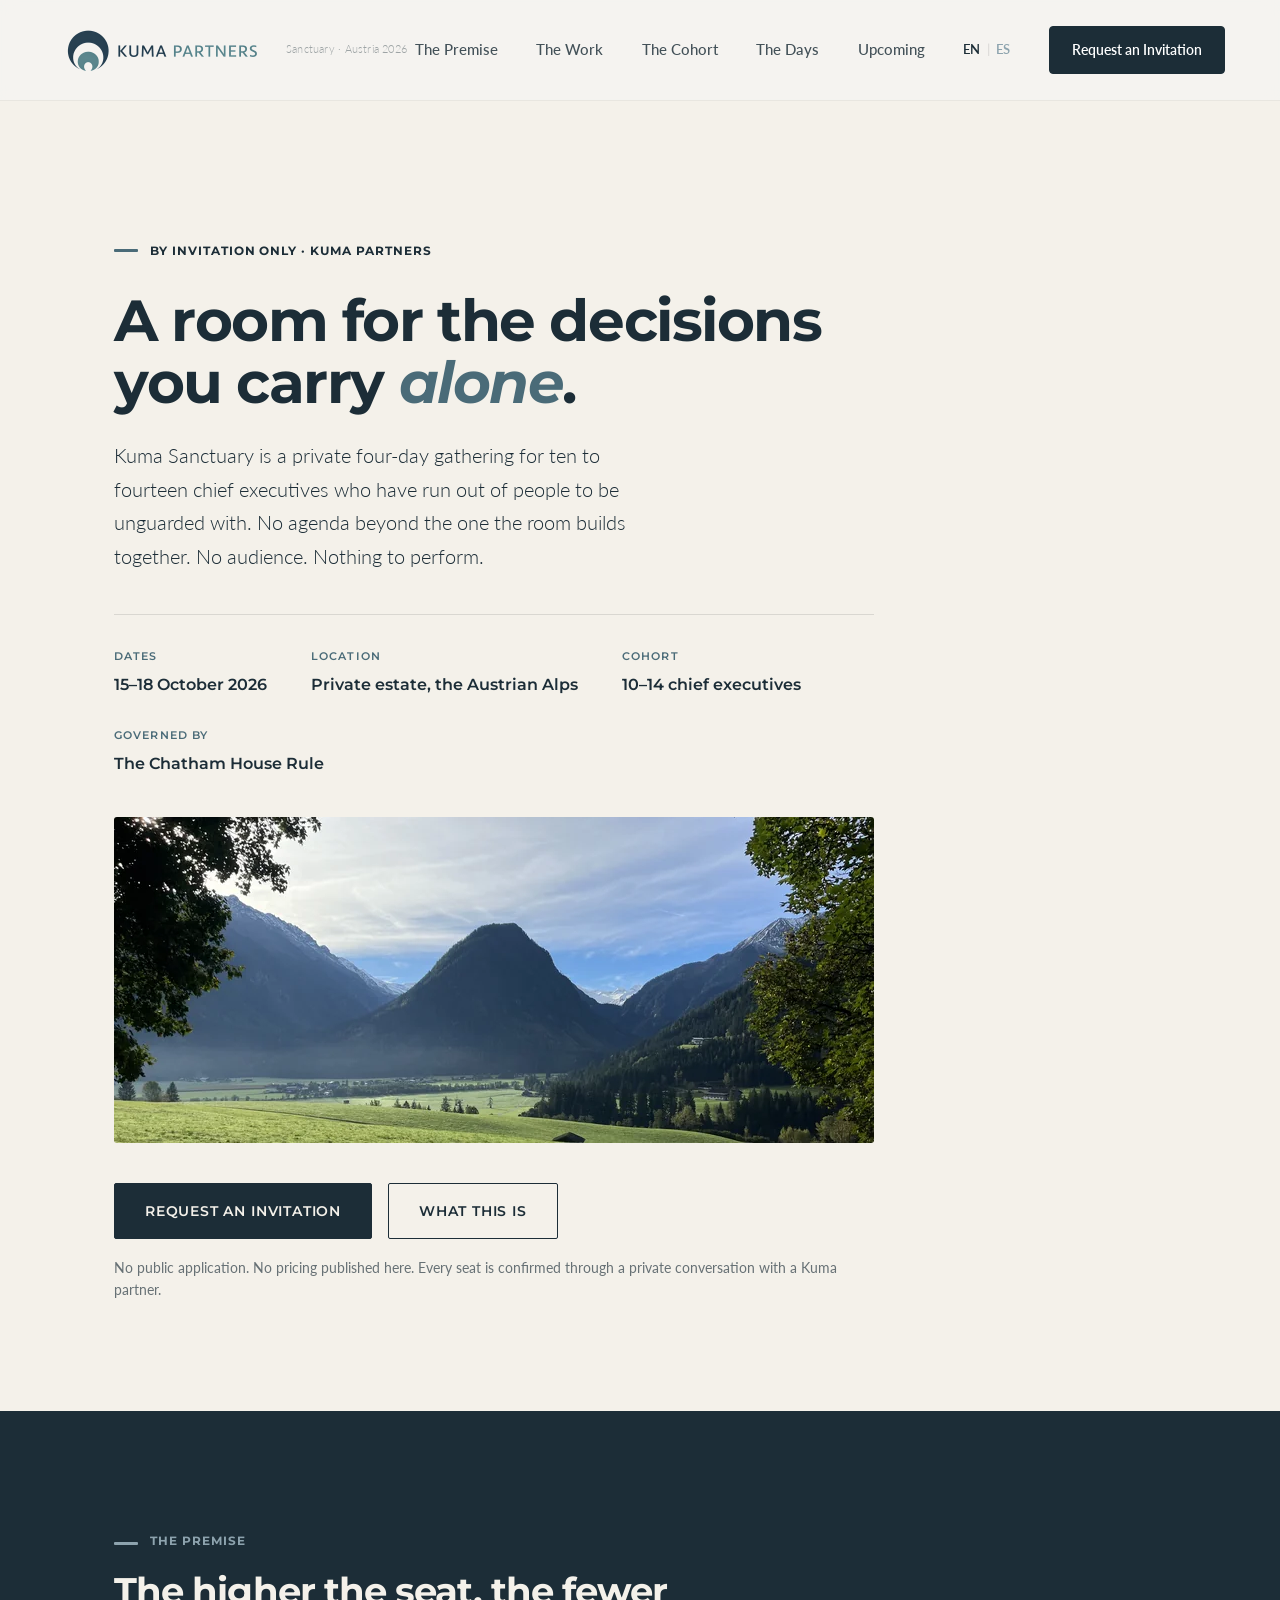
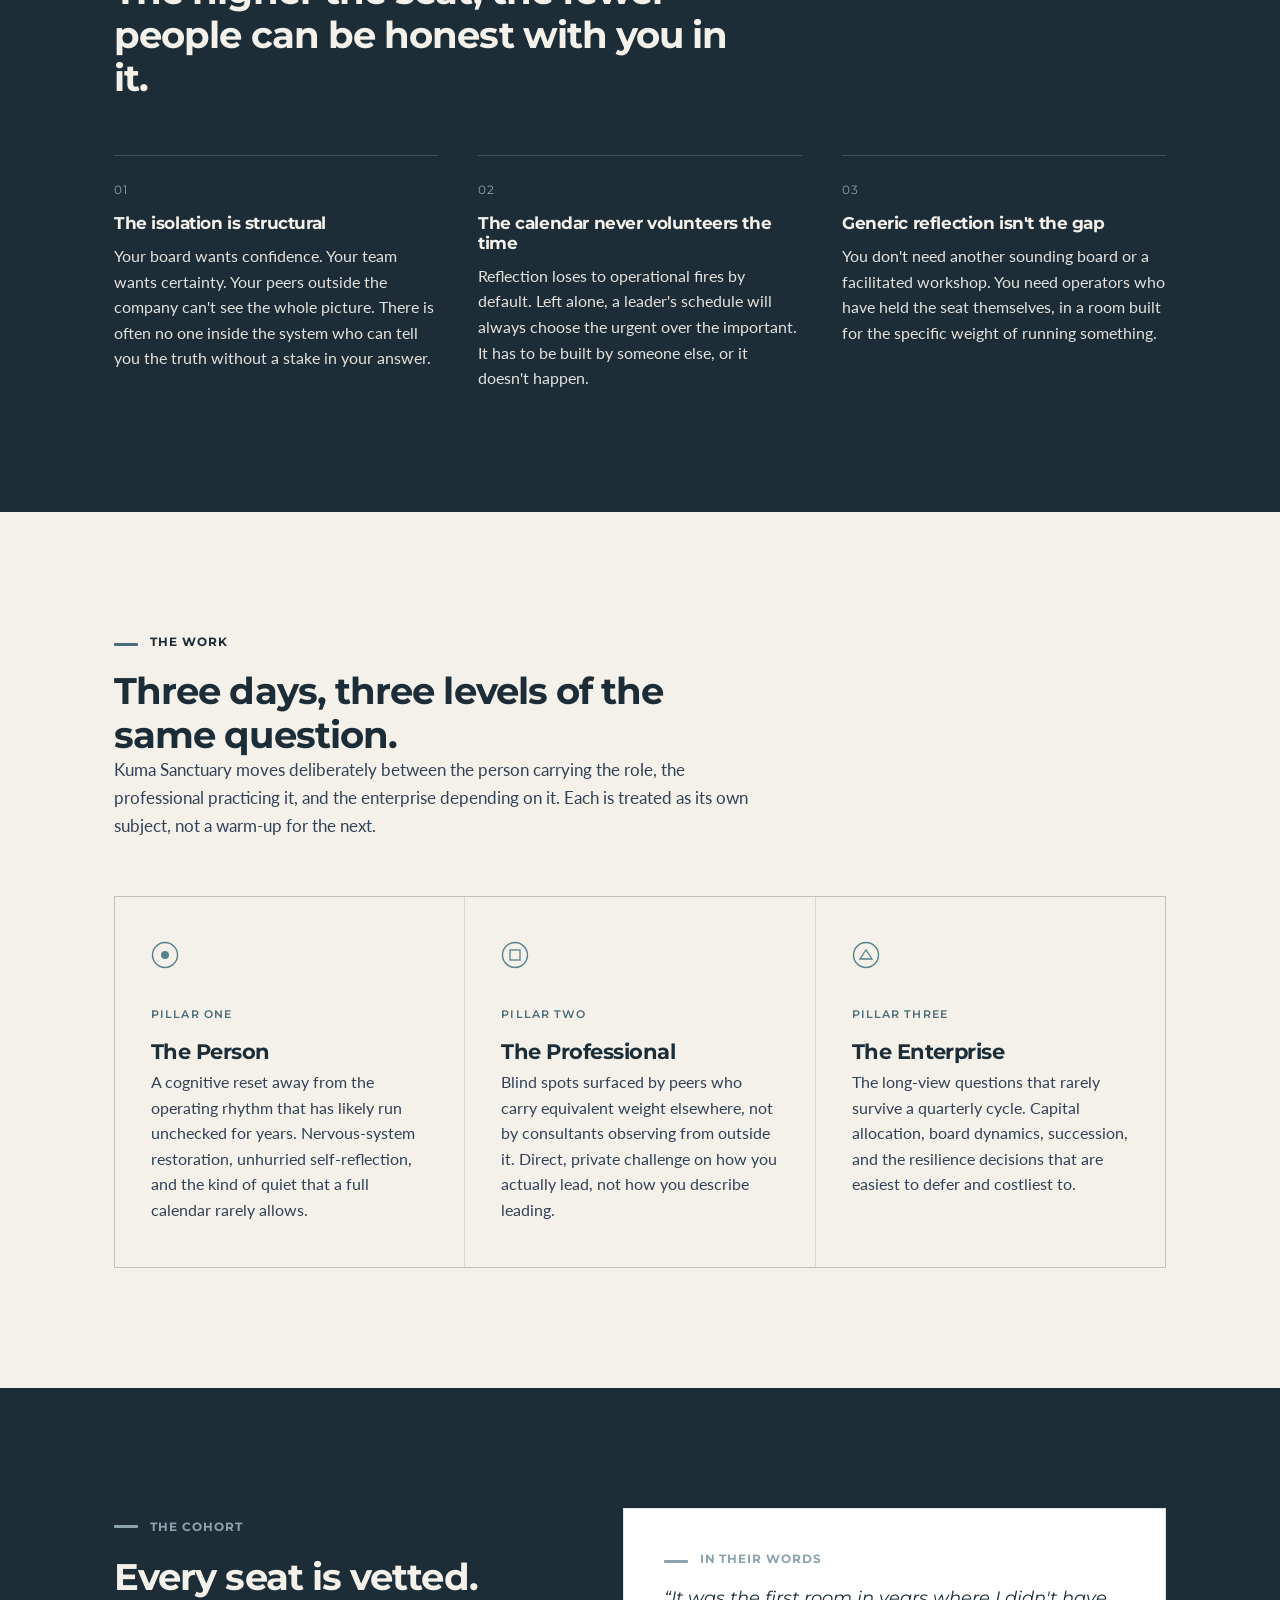
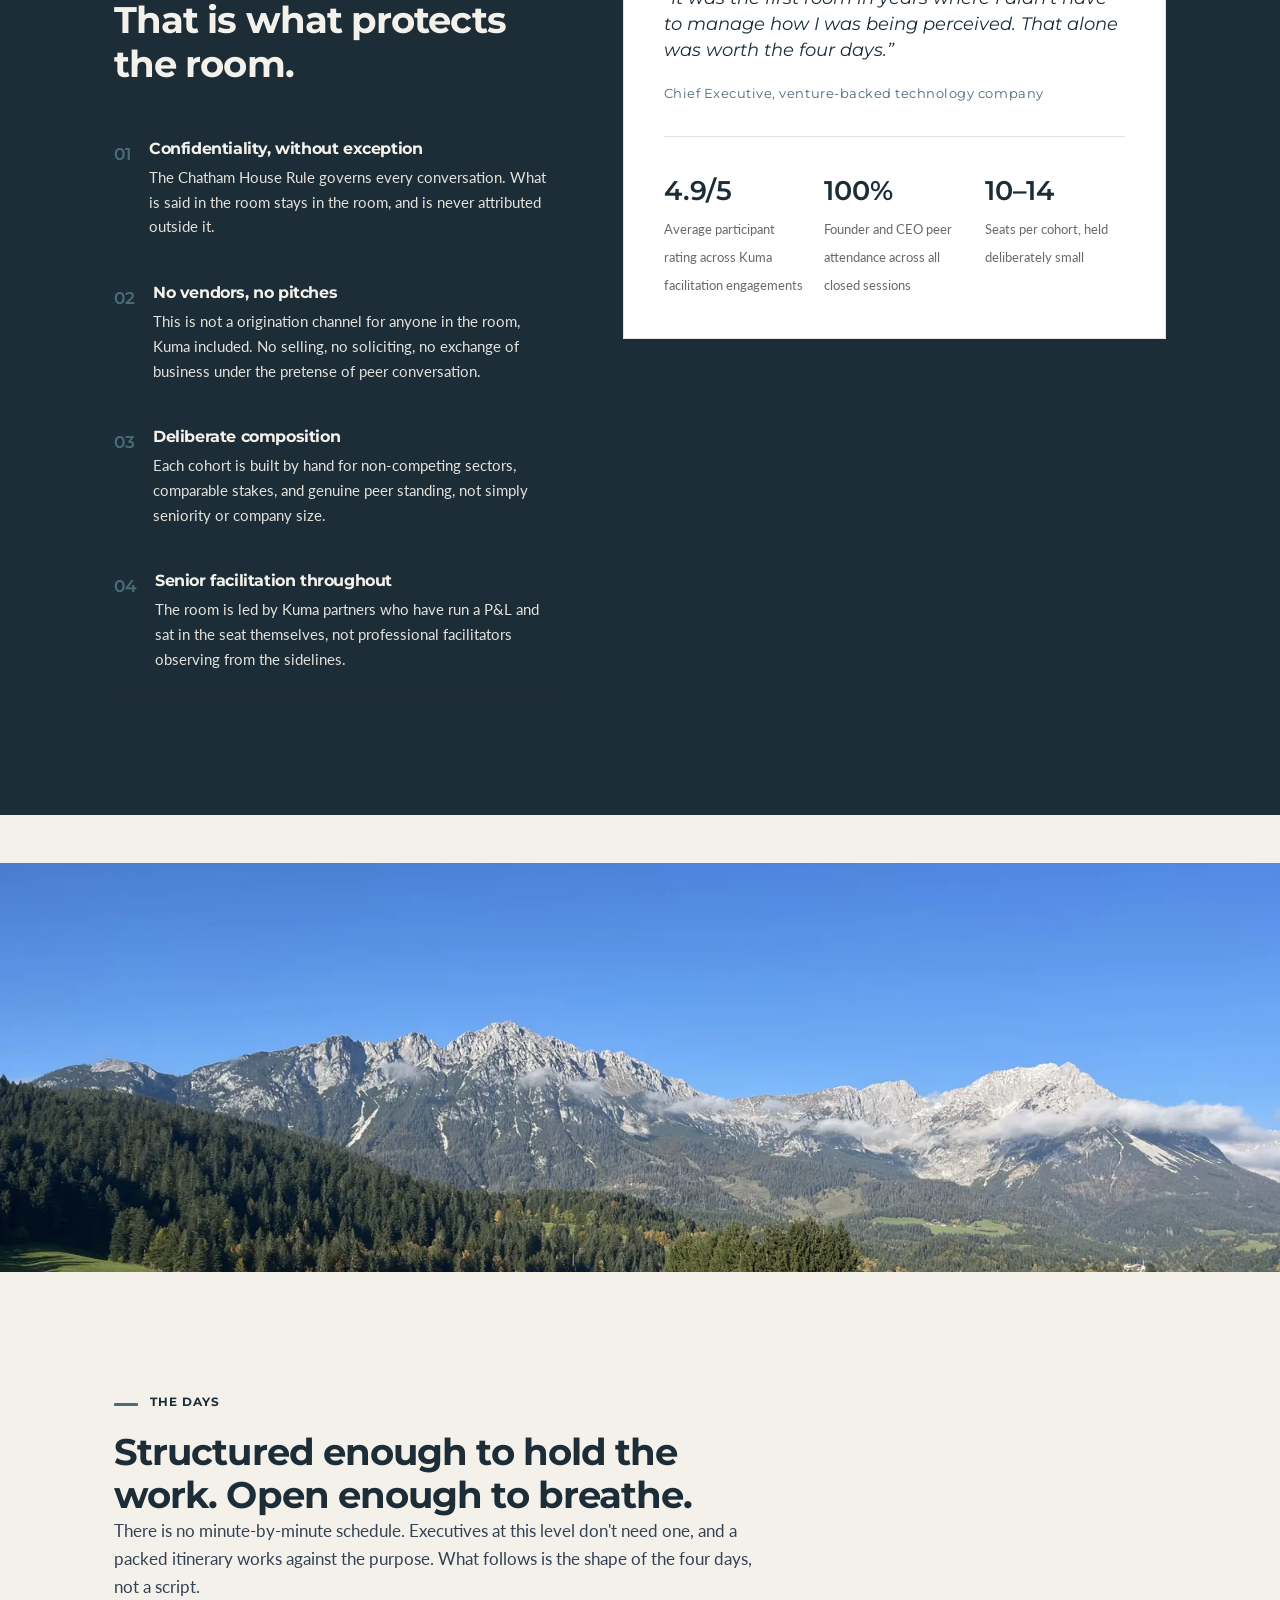
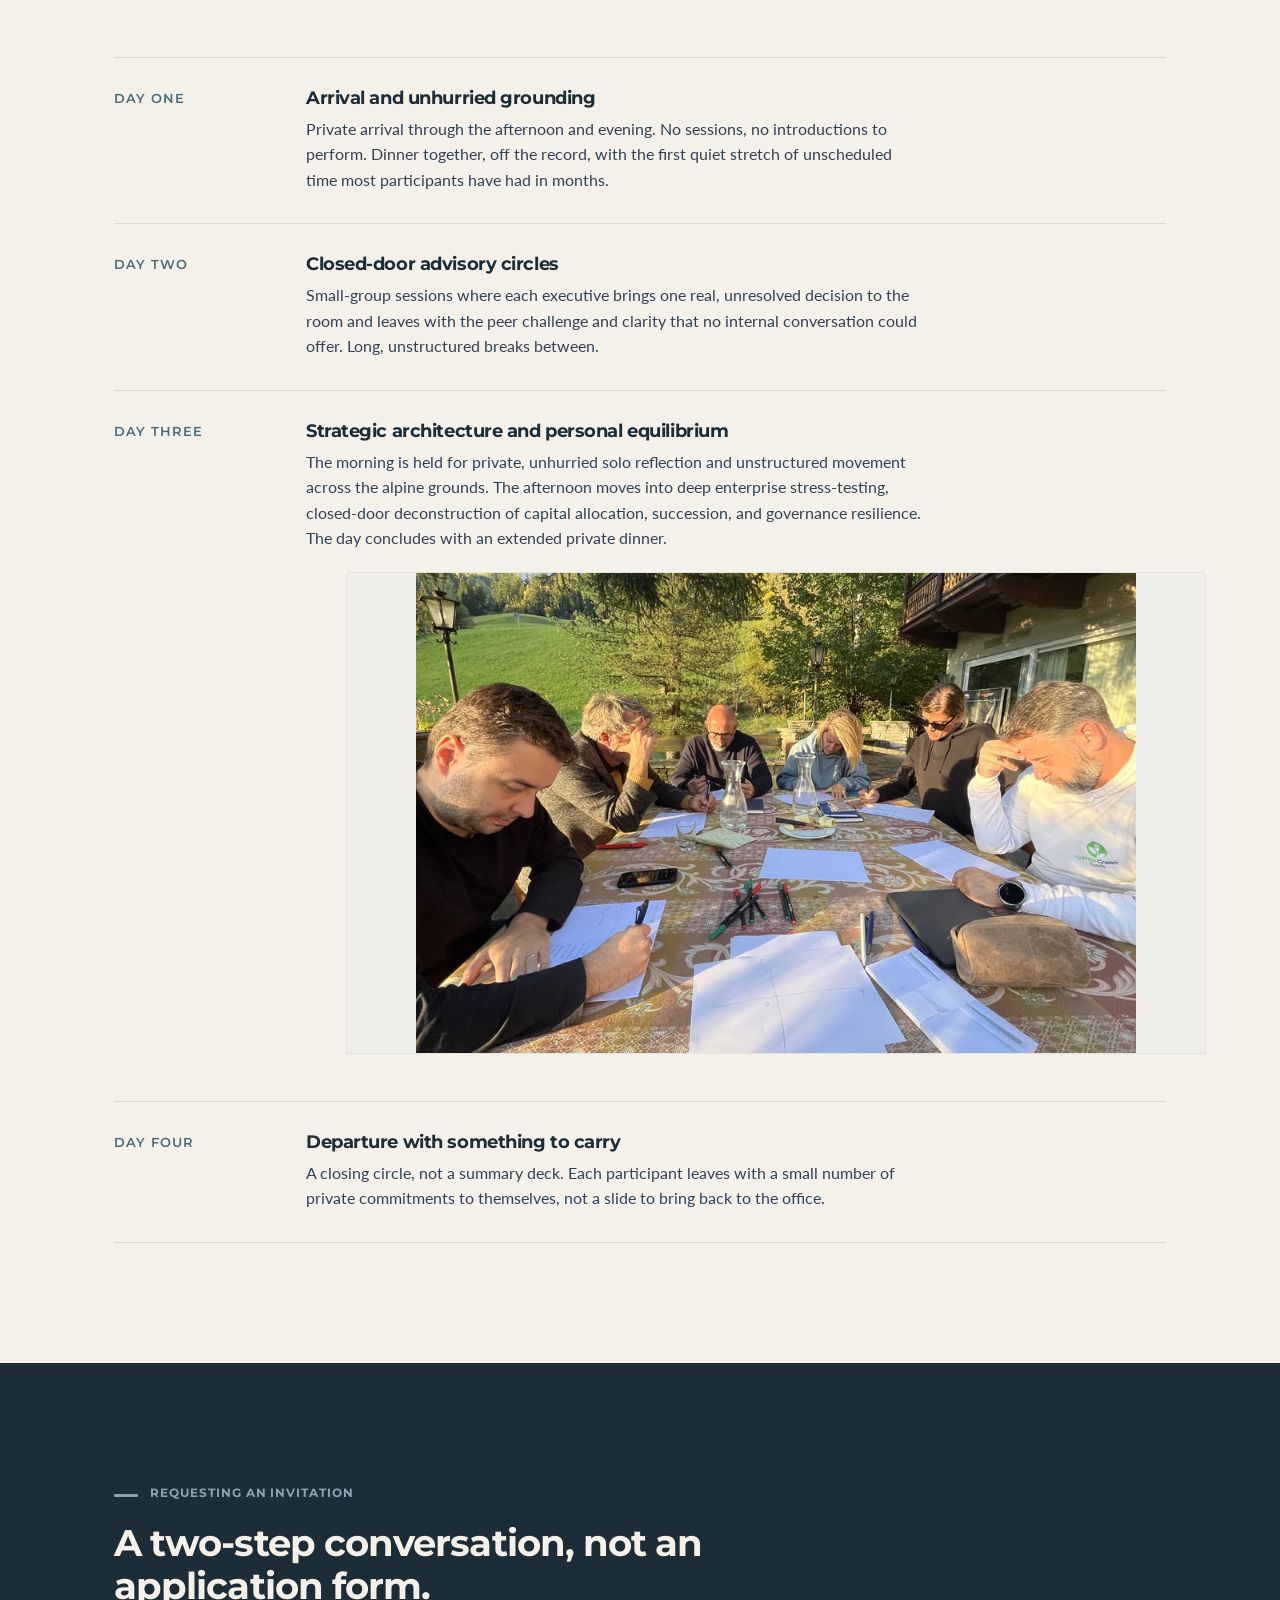
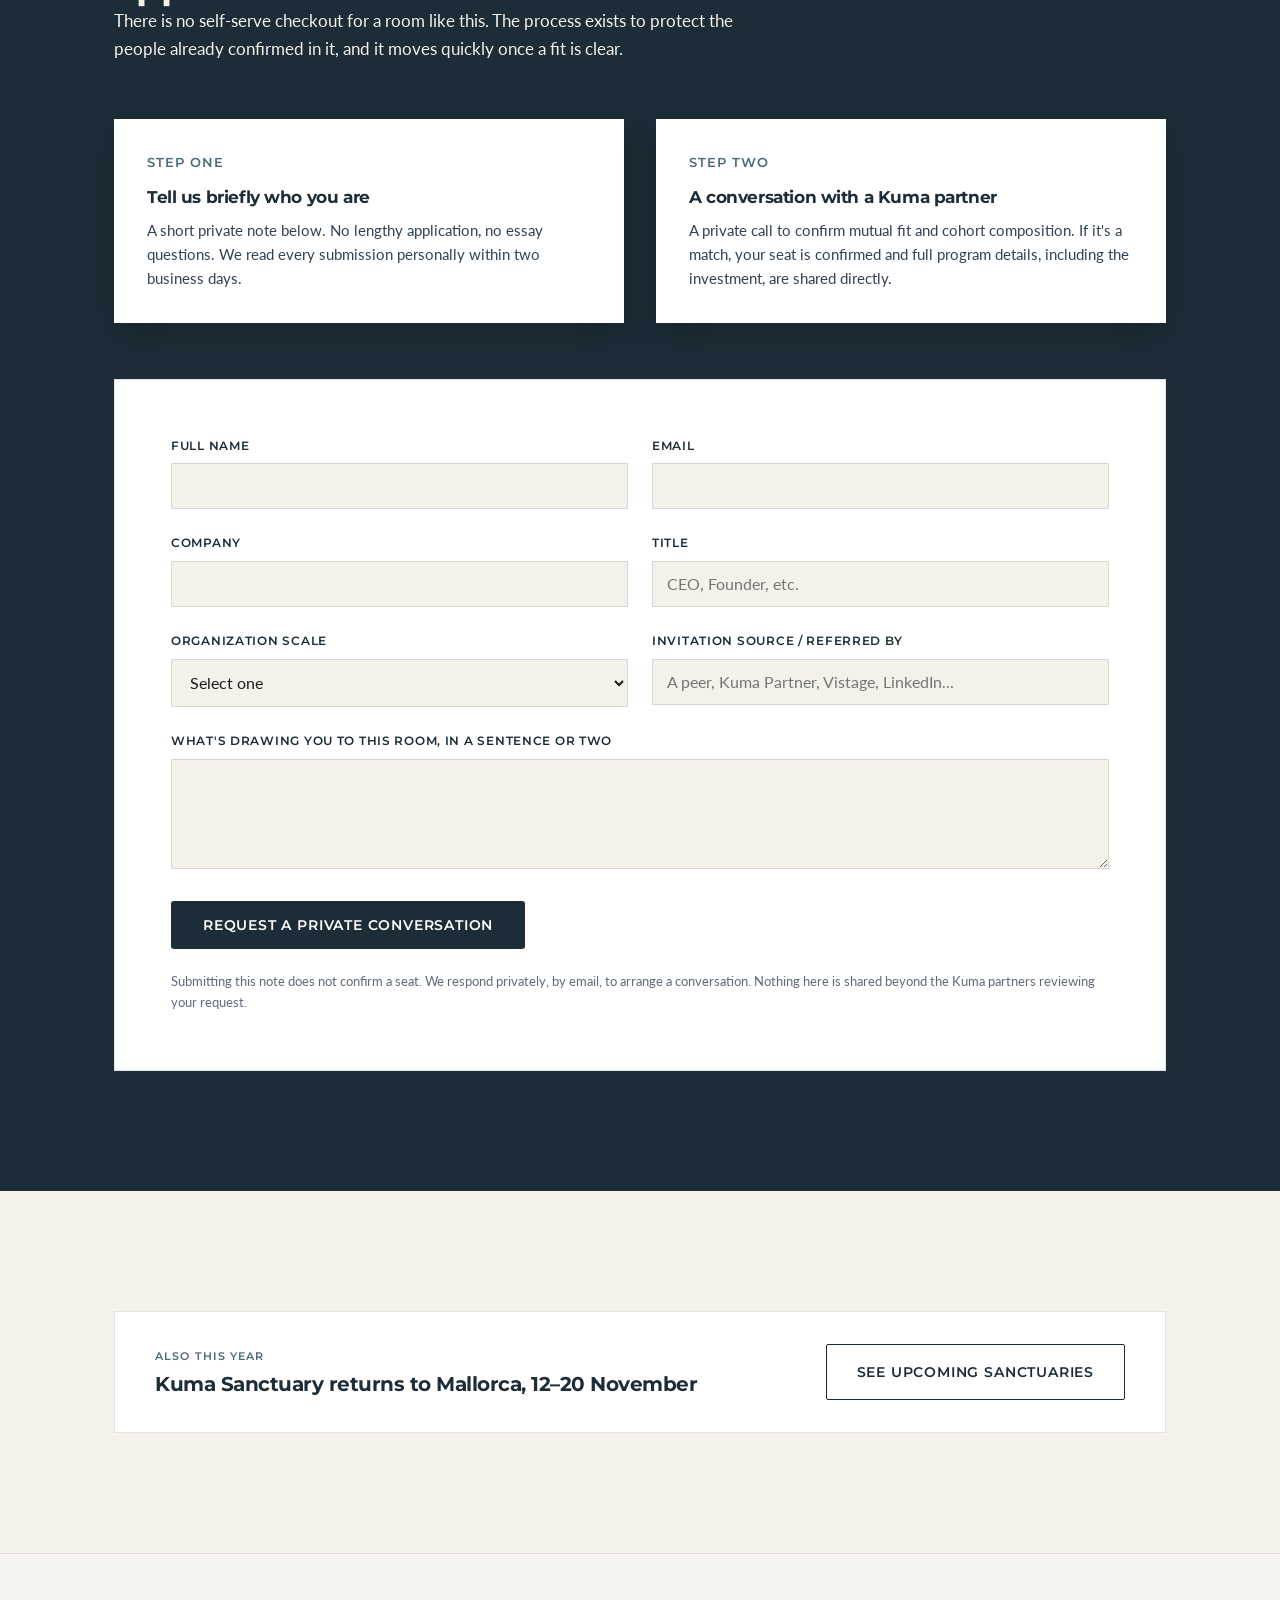
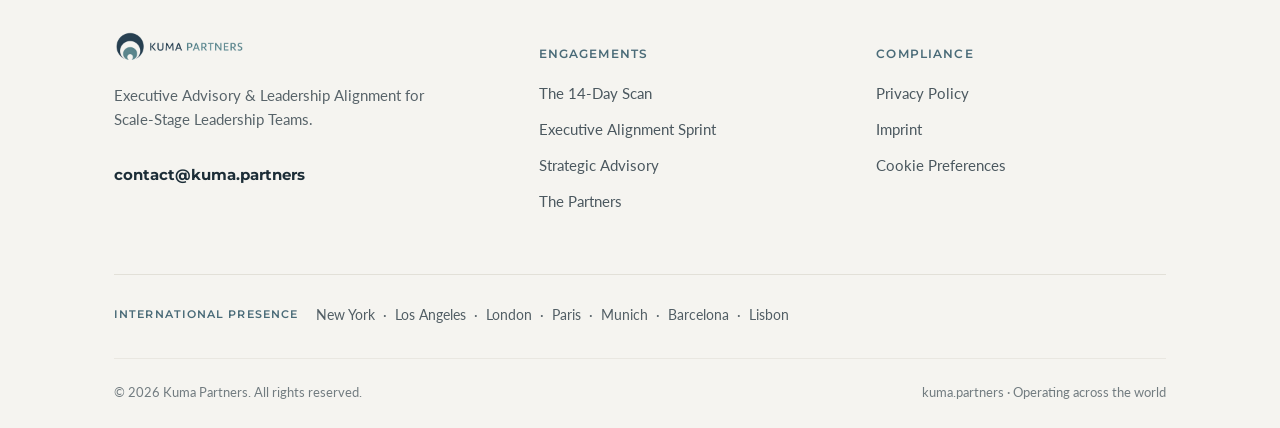
<file: index.html>
<!doctype html>
<html lang="en">
<head>
<meta charset="utf-8" />
<meta name="viewport" content="width=device-width, initial-scale=1" />
<title>Kuma Sanctuary, Austria · An Invitation-Only Retreat for Chief Executives</title>
<meta name="description" content="A private gathering for ten to fourteen chief executives. 15 to 18 October, the Austrian Alps. Hosted by Kuma Partners." />
<meta property="og:title" content="Kuma Sanctuary, Austria" />
<meta property="og:description" content="A private gathering for ten to fourteen chief executives. 15 to 18 October, the Austrian Alps. Hosted by Kuma Partners." />
<meta property="og:type" content="website" />
<link rel="icon" href="/favicon.ico?v=2" sizes="any">
<link rel="icon" href="/favicon.svg?v=2" type="image/svg+xml">
<link rel="apple-touch-icon" href="/apple-touch-icon.png?v=2">
<link rel="preconnect" href="https://fonts.googleapis.com" />
<link rel="preconnect" href="https://fonts.gstatic.com" crossorigin />
<link href="https://fonts.googleapis.com/css2?family=Montserrat:ital,wght@0,400;0,600;0,700;1,500&family=Lato:ital,wght@0,300;0,400;0,700;1,300&display=swap" rel="stylesheet" />
<link rel="stylesheet" href="css/style.css?v=10" />
</head>
<body>

<header class="site-header">
  <div class="container">
    <a href="index.html" class="brand-lockup" aria-label="Kuma Partners">
      <img src="assets/kuma-partners-logo.png" alt="Kuma Partners" class="brand-logo" loading="eager" />
      <span class="brand-caption">Sanctuary &middot; Austria 2026</span>
    </a>
    <nav class="header-nav">
      <a href="#tension" class="nav-link">The Premise</a>
      <a href="#pillars" class="nav-link">The Work</a>
      <a href="#standards" class="nav-link">The Cohort</a>
      <a href="#cadence" class="nav-link">The Days</a>
      <a href="next-offsites.html" class="nav-link">Upcoming</a>
      <span class="lang-switch">
        <span class="lang-current">EN</span>
        <span class="lang-sep" aria-hidden="true">|</span>
        <a href="/es/">ES</a>
      </span>
      <a href="#apply" class="header-cta">Request an Invitation</a>
    </nav>
  </div>
</header>

<section class="hero">
  <div class="container">
    <div class="hero-inner">
      <div class="hero-eyebrow">
        <span class="eyebrow">By invitation only &middot; Kuma Partners</span>
      </div>
      <h1>A room for the decisions you carry <em>alone</em>.</h1>
      <p class="lede">Kuma Sanctuary is a private four-day gathering for ten to fourteen chief executives who have run out of people to be unguarded with. No agenda beyond the one the room builds together. No audience. Nothing to perform.</p>

      <div class="hero-meta">
        <div>
          <span class="label">Dates</span>
          <span class="value">15&ndash;18 October 2026</span>
        </div>
        <div>
          <span class="label">Location</span>
          <span class="value">Private estate, the Austrian Alps</span>
        </div>
        <div>
          <span class="label">Cohort</span>
          <span class="value">10&ndash;14 chief executives</span>
        </div>
        <div>
          <span class="label">Governed by</span>
          <span class="value">The Chatham House Rule</span>
        </div>
      </div>

      <figure class="hero-banner">
        <img
          src="assets/retreat-banner-1x.webp"
          srcset="assets/retreat-banner-1x.webp 760w, assets/retreat-banner-2x.webp 1520w"
          sizes="(min-width: 760px) 760px, 100vw"
          alt="Private estate in the Austrian Alps, seen from the Kuma Sanctuary grounds"
          width="760" height="326"
          loading="eager"
        />
      </figure>

      <div class="hero-ctas">
        <a href="#apply" class="btn btn-primary">Request an Invitation</a>
        <a href="#tension" class="btn btn-ghost">What this is</a>
      </div>
      <p class="hero-note">No public application. No pricing published here. Every seat is confirmed through a private conversation with a Kuma partner.</p>
    </div>
  </div>
</section>

<section id="tension" class="section-navy">
  <div class="container">
    <div class="section-head">
      <span class="eyebrow">The Premise</span>
      <h2>The higher the seat, the fewer people can be honest with you in it.</h2>
    </div>
    <div class="tension-grid">
      <div class="tension-item">
        <span class="num">01</span>
        <h3>The isolation is structural</h3>
        <p>Your board wants confidence. Your team wants certainty. Your peers outside the company can't see the whole picture. There is often no one inside the system who can tell you the truth without a stake in your answer.</p>
      </div>
      <div class="tension-item">
        <span class="num">02</span>
        <h3>The calendar never volunteers the time</h3>
        <p>Reflection loses to operational fires by default. Left alone, a leader's schedule will always choose the urgent over the important. It has to be built by someone else, or it doesn't happen.</p>
      </div>
      <div class="tension-item">
        <span class="num">03</span>
        <h3>Generic reflection isn't the gap</h3>
        <p>You don't need another sounding board or a facilitated workshop. You need operators who have held the seat themselves, in a room built for the specific weight of running something.</p>
      </div>
    </div>
  </div>
</section>

<section id="pillars">
  <div class="container">
    <div class="section-head">
      <span class="eyebrow">The Work</span>
      <h2>Three days, three levels of the same question.</h2>
      <p>Kuma Sanctuary moves deliberately between the person carrying the role, the professional practicing it, and the enterprise depending on it. Each is treated as its own subject, not a warm-up for the next.</p>
    </div>
    <div class="pillars">
      <div class="pillar">
        <div class="pillar-mark">
          <svg width="28" height="28" viewBox="0 0 28 28" aria-hidden="true"><circle cx="14" cy="14" r="12.5" fill="none" stroke="#588088" stroke-width="1.4"/><circle cx="14" cy="14" r="4" fill="#588088"/></svg>
        </div>
        <span class="pillar-sub">Pillar One</span>
        <h3>The Person</h3>
        <p>A cognitive reset away from the operating rhythm that has likely run unchecked for years. Nervous-system restoration, unhurried self-reflection, and the kind of quiet that a full calendar rarely allows.</p>
      </div>
      <div class="pillar">
        <div class="pillar-mark">
          <svg width="28" height="28" viewBox="0 0 28 28" aria-hidden="true"><circle cx="14" cy="14" r="12.5" fill="none" stroke="#588088" stroke-width="1.4"/><rect x="9" y="9" width="10" height="10" fill="none" stroke="#588088" stroke-width="1.3"/></svg>
        </div>
        <span class="pillar-sub">Pillar Two</span>
        <h3>The Professional</h3>
        <p>Blind spots surfaced by peers who carry equivalent weight elsewhere, not by consultants observing from outside it. Direct, private challenge on how you actually lead, not how you describe leading.</p>
      </div>
      <div class="pillar">
        <div class="pillar-mark">
          <svg width="28" height="28" viewBox="0 0 28 28" aria-hidden="true"><circle cx="14" cy="14" r="12.5" fill="none" stroke="#588088" stroke-width="1.4"/><path d="M8 18 L14 9 L20 18 Z" fill="none" stroke="#588088" stroke-width="1.3"/></svg>
        </div>
        <span class="pillar-sub">Pillar Three</span>
        <h3>The Enterprise</h3>
        <p>The long-view questions that rarely survive a quarterly cycle. Capital allocation, board dynamics, succession, and the resilience decisions that are easiest to defer and costliest to.</p>
      </div>
    </div>
  </div>
</section>

<section id="standards" class="section-navy">
  <div class="container">
    <div class="standards-layout">
      <div>
        <span class="eyebrow">The Cohort</span>
        <h2 style="margin-top:18px; margin-bottom:32px; font-size:clamp(1.7rem,3vw,2.3rem); line-height:1.18;">Every seat is vetted. That is what protects the room.</h2>
        <ul class="standards-list">
          <li>
            <span class="mark">01</span>
            <div>
              <h4>Confidentiality, without exception</h4>
              <p>The Chatham House Rule governs every conversation. What is said in the room stays in the room, and is never attributed outside it.</p>
            </div>
          </li>
          <li>
            <span class="mark">02</span>
            <div>
              <h4>No vendors, no pitches</h4>
              <p>This is not a origination channel for anyone in the room, Kuma included. No selling, no soliciting, no exchange of business under the pretense of peer conversation.</p>
            </div>
          </li>
          <li>
            <span class="mark">03</span>
            <div>
              <h4>Deliberate composition</h4>
              <p>Each cohort is built by hand for non-competing sectors, comparable stakes, and genuine peer standing, not simply seniority or company size.</p>
            </div>
          </li>
          <li>
            <span class="mark">04</span>
            <div>
              <h4>Senior facilitation throughout</h4>
              <p>The room is led by Kuma partners who have run a P&amp;L and sat in the seat themselves, not professional facilitators observing from the sidelines.</p>
            </div>
          </li>
        </ul>
      </div>
      <div class="standards-aside">
        <span class="eyebrow">In their words</span>
        <blockquote>&ldquo;It was the first room in years where I didn't have to manage how I was being perceived. That alone was worth the four days.&rdquo;</blockquote>
        <cite>Chief Executive, venture-backed technology company</cite>
        <div class="stat-row">
          <div>
            <span class="stat-num">4.9/5</span>
            <span class="stat-label">Average participant rating across Kuma facilitation engagements</span>
          </div>
          <div>
            <span class="stat-num">100%</span>
            <span class="stat-label">Founder and CEO peer attendance across all closed sessions</span>
          </div>
          <div>
            <span class="stat-num">10&ndash;14</span>
            <span class="stat-label">Seats per cohort, held deliberately small</span>
          </div>
        </div>
      </div>
    </div>
  </div>
</section>

<div class="panoramic-divider">
  <img
    src="assets/retreat-divider-1x.webp"
    srcset="assets/retreat-divider-1x.webp 1600w, assets/retreat-divider-2x.webp 3200w"
    sizes="100vw"
    alt="Panoramic view of the Austrian Alps, peaks and cloud layer above the valley"
    width="1600" height="533"
    loading="lazy"
  />
</div>

<section id="cadence">
  <div class="container">
    <div class="section-head">
      <span class="eyebrow">The Days</span>
      <h2>Structured enough to hold the work. Open enough to breathe.</h2>
      <p>There is no minute-by-minute schedule. Executives at this level don't need one, and a packed itinerary works against the purpose. What follows is the shape of the four days, not a script.</p>
    </div>
    <div class="cadence-list">
      <div class="cadence-row">
        <span class="day">Day One</span>
        <div>
          <h4>Arrival and unhurried grounding</h4>
          <p>Private arrival through the afternoon and evening. No sessions, no introductions to perform. Dinner together, off the record, with the first quiet stretch of unscheduled time most participants have had in months.</p>
        </div>
      </div>
      <div class="cadence-row">
        <span class="day">Day Two</span>
        <div>
          <h4>Closed-door advisory circles</h4>
          <p>Small-group sessions where each executive brings one real, unresolved decision to the room and leaves with the peer challenge and clarity that no internal conversation could offer. Long, unstructured breaks between.</p>
        </div>
      </div>
      <div class="cadence-row">
        <span class="day">Day Three</span>
        <div>
          <h4>Strategic architecture and personal equilibrium</h4>
          <p>The morning is held for private, unhurried solo reflection and unstructured movement across the alpine grounds. The afternoon moves into deep enterprise stress-testing, closed-door deconstruction of capital allocation, succession, and governance resilience. The day concludes with an extended private dinner.</p>
          <figure class="cadence-photo">
            <img
              src="assets/retreat-reflection-1x.webp"
              srcset="assets/retreat-reflection-1x.webp 860w, assets/retreat-reflection-2x.webp 1720w"
              sizes="(min-width: 900px) 860px, 90vw"
              alt="Executives at a private table, writing in unhurried reflection during the morning session"
              width="860" height="484"
              loading="lazy"
            />
          </figure>
        </div>
      </div>
      <div class="cadence-row">
        <span class="day">Day Four</span>
        <div>
          <h4>Departure with something to carry</h4>
          <p>A closing circle, not a summary deck. Each participant leaves with a small number of private commitments to themselves, not a slide to bring back to the office.</p>
        </div>
      </div>
    </div>
  </div>
</section>

<section id="apply" class="section-navy">
  <div class="container">
    <div class="section-head">
      <span class="eyebrow">Requesting an Invitation</span>
      <h2>A two-step conversation, not an application form.</h2>
      <p>There is no self-serve checkout for a room like this. The process exists to protect the people already confirmed in it, and it moves quickly once a fit is clear.</p>
    </div>

    <div class="funnel-steps">
      <div class="funnel-step">
        <span class="step-num">Step One</span>
        <h4>Tell us briefly who you are</h4>
        <p>A short private note below. No lengthy application, no essay questions. We read every submission personally within two business days.</p>
      </div>
      <div class="funnel-step">
        <span class="step-num">Step Two</span>
        <h4>A conversation with a Kuma partner</h4>
        <p>A private call to confirm mutual fit and cohort composition. If it's a match, your seat is confirmed and full program details, including the investment, are shared directly.</p>
      </div>
    </div>

    <form name="sanctuary-application" method="POST" data-netlify="true" netlify-honeypot="company-website" class="apply-form" action="/success.html">
      <input type="hidden" name="form-name" value="sanctuary-application" />
      <input type="hidden" name="cohort" value="Austria, 15-18 October 2026" />
      <p class="hp-field">
        <label>Leave this field blank<input name="company-website" /></label>
      </p>

      <div class="form-row">
        <div class="form-field">
          <label for="full-name">Full name</label>
          <input type="text" id="full-name" name="full-name" required />
        </div>
        <div class="form-field">
          <label for="email">Email</label>
          <input type="email" id="email" name="email" required />
        </div>
      </div>

      <div class="form-row">
        <div class="form-field">
          <label for="company">Company</label>
          <input type="text" id="company" name="company" required />
        </div>
        <div class="form-field">
          <label for="title">Title</label>
          <input type="text" id="title" name="title" required placeholder="CEO, Founder, etc." />
        </div>
      </div>

      <div class="form-row">
        <div class="form-field">
          <label for="org-scale">Organization scale</label>
          <select id="org-scale" name="org-scale">
            <option value="">Select one</option>
            <option value="20-50 employees">20&ndash;50 employees</option>
            <option value="50-200 employees">50&ndash;200 employees</option>
            <option value="200+ employees">200+ employees</option>
            <option value="$10M+ enterprise">$10M+ enterprise</option>
          </select>
        </div>
        <div class="form-field">
          <label for="referral">Invitation source / referred by</label>
          <input type="text" id="referral" name="referral" placeholder="A peer, Kuma Partner, Vistage, LinkedIn..." />
        </div>
      </div>

      <div class="form-field">
        <label for="context">What's drawing you to this room, in a sentence or two</label>
        <textarea id="context" name="context"></textarea>
      </div>

      <button type="submit" class="btn btn-submit">Request a Private Conversation</button>
      <p class="form-disclaimer">Submitting this note does not confirm a seat. We respond privately, by email, to arrange a conversation. Nothing here is shared beyond the Kuma partners reviewing your request.</p>
    </form>
  </div>
</section>

<section id="upcoming">
  <div class="container">
    <div class="upcoming-strip">
      <div>
        <span class="label">Also this year</span>
        <h3>Kuma Sanctuary returns to Mallorca, 12&ndash;20 November</h3>
      </div>
      <a href="next-offsites.html" class="btn btn-ghost">See Upcoming Sanctuaries</a>
    </div>
  </div>
</section>

<footer class="site-footer">
  <div class="container">
    <div class="footer-top">
      <div class="footer-brand">
        <a href="index.html" class="brand-lockup" aria-label="Kuma Partners">
          <img src="assets/kuma-partners-logo.png" alt="Kuma Partners" class="brand-logo brand-logo-footer" loading="lazy" />
        </a>
        <p>Executive Advisory &amp; Leadership Alignment for Scale-Stage Leadership Teams.</p>
        <a href="mailto:contact@kuma.partners" class="footer-contact">contact@kuma.partners</a>
      </div>
      <div class="footer-links">
        <h5>Engagements</h5>
        <ul>
          <li><a href="https://kumapartners.eu/#scan">The 14-Day Scan</a></li>
          <li><a href="https://kumapartners.eu/#sprint">Executive Alignment Sprint</a></li>
          <li><a href="https://kumapartners.eu/#advisory">Strategic Advisory</a></li>
          <li><a href="https://kumapartners.eu/#partners">The Partners</a></li>
        </ul>
      </div>
      <div class="footer-links">
        <h5>Compliance</h5>
        <ul>
          <li><a href="https://kumapartners.eu/privacy">Privacy Policy</a></li>
          <li><a href="/imprint">Imprint</a></li>
          <li><button type="button" class="cookie-prefs">Cookie Preferences</button></li>
        </ul>
      </div>
    </div>
    <div class="footer-hubs">
      <span class="label">International Presence</span>
      <span class="hub-list">New York &nbsp;&middot;&nbsp; Los Angeles &nbsp;&middot;&nbsp; London &nbsp;&middot;&nbsp; Paris &nbsp;&middot;&nbsp; Munich &nbsp;&middot;&nbsp; Barcelona &nbsp;&middot;&nbsp; Lisbon</span>
    </div>
    <div class="footer-bottom">
      <span>&copy; 2026 Kuma Partners. All rights reserved.</span>
      <span>kuma.partners &middot; Operating across the world</span>
    </div>
  </div>
</footer>

</body>
</html>
</file>
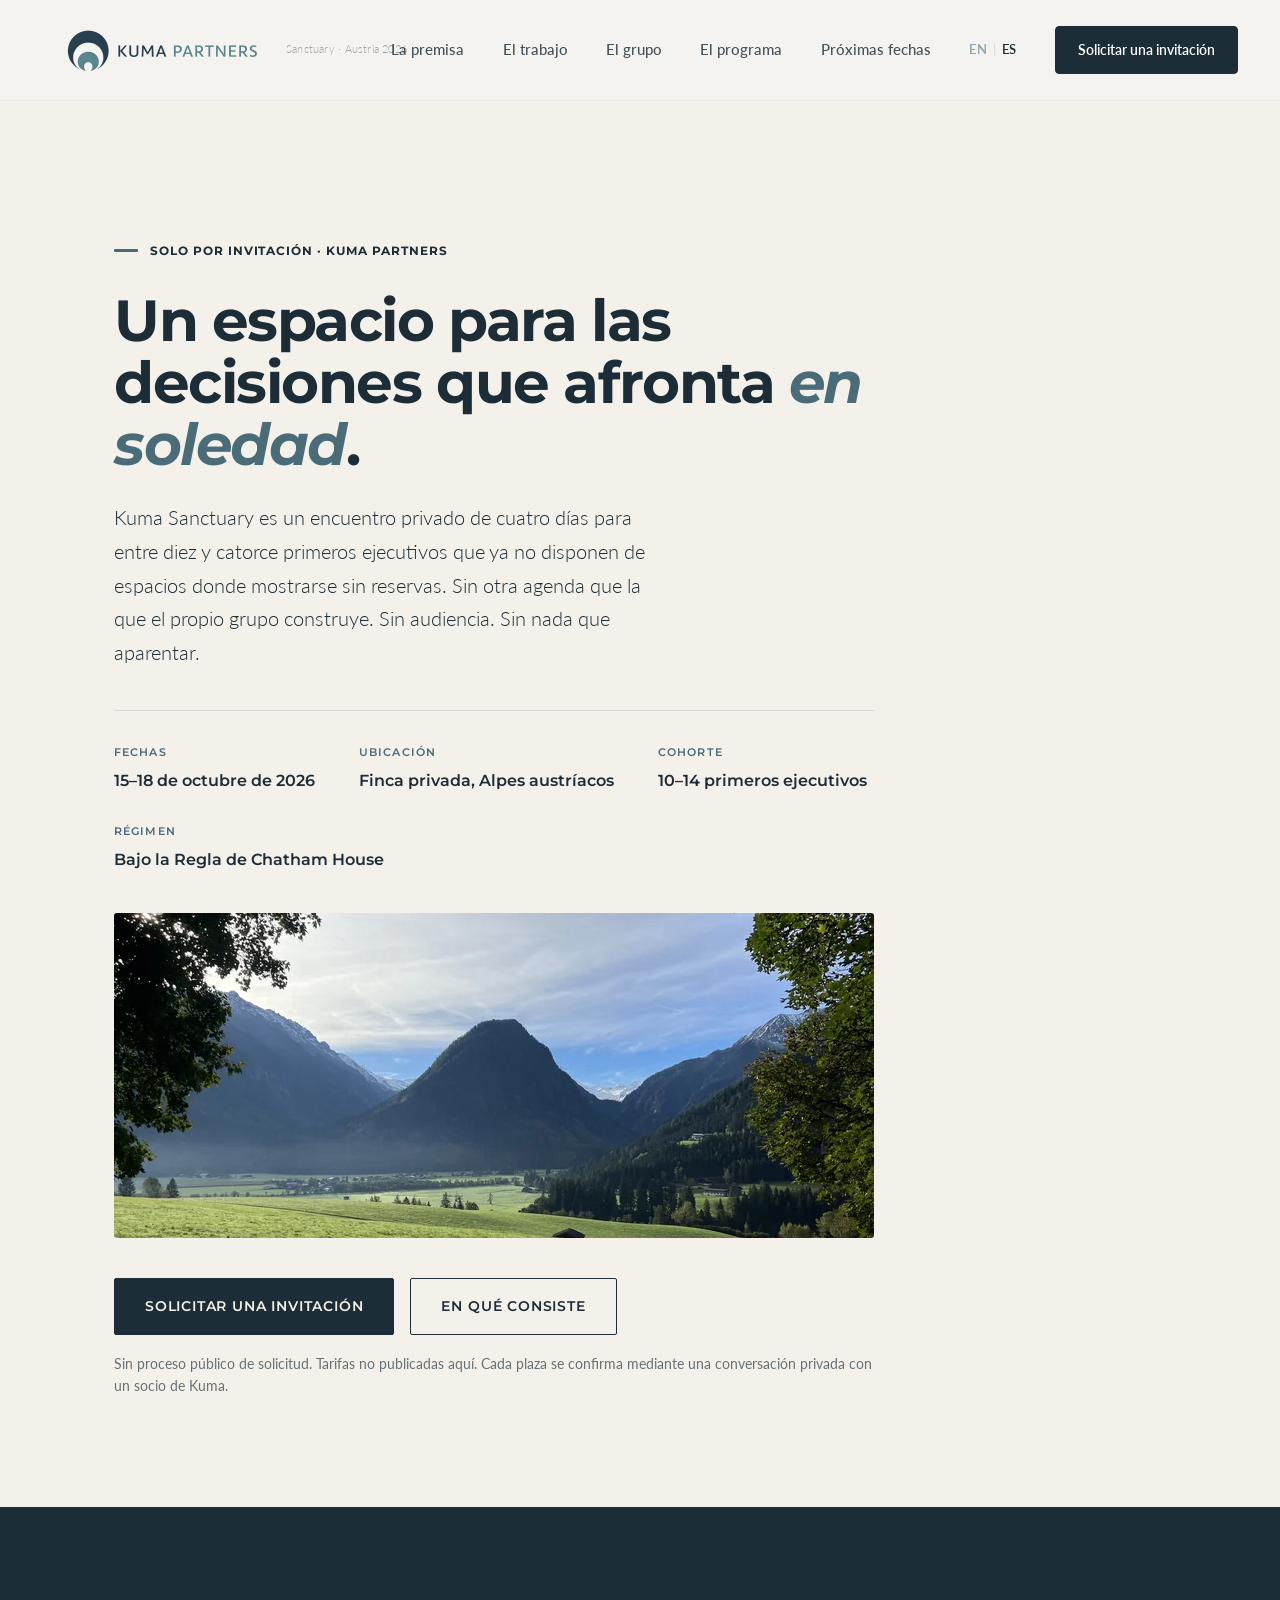
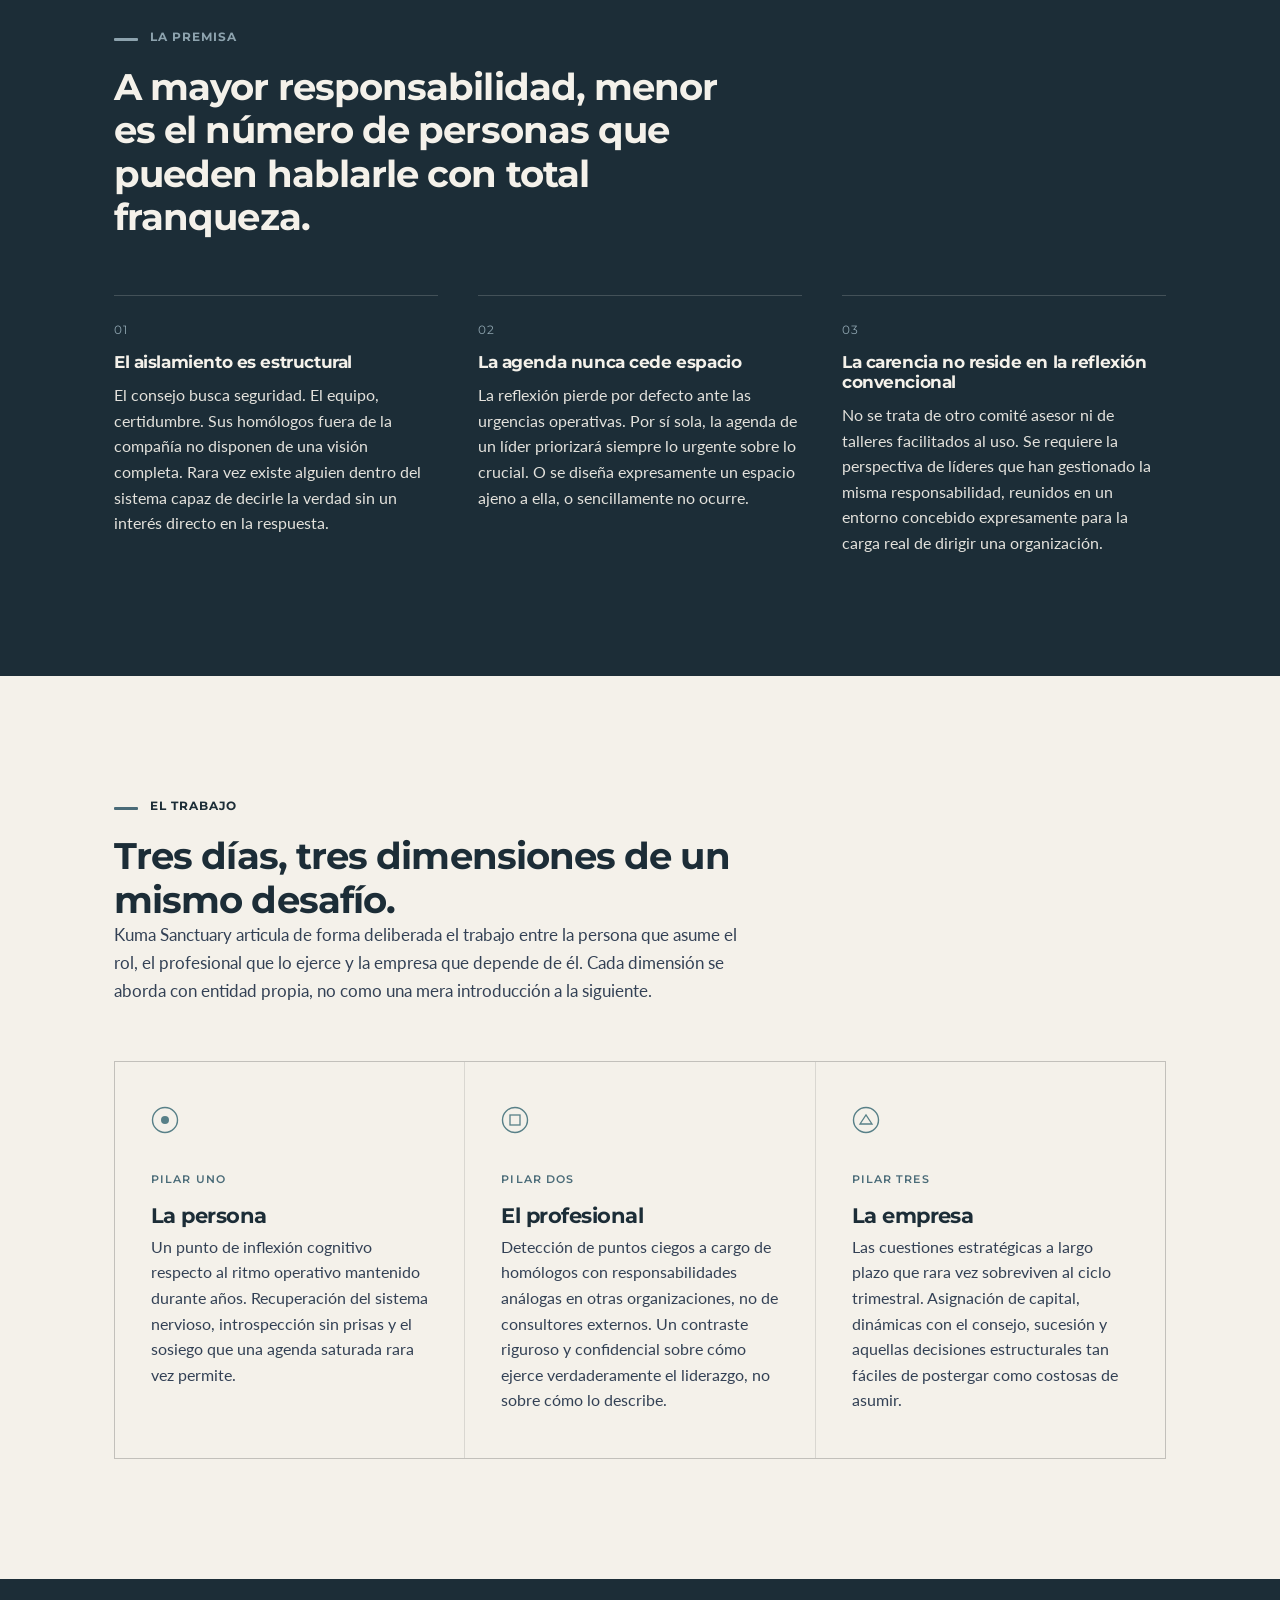
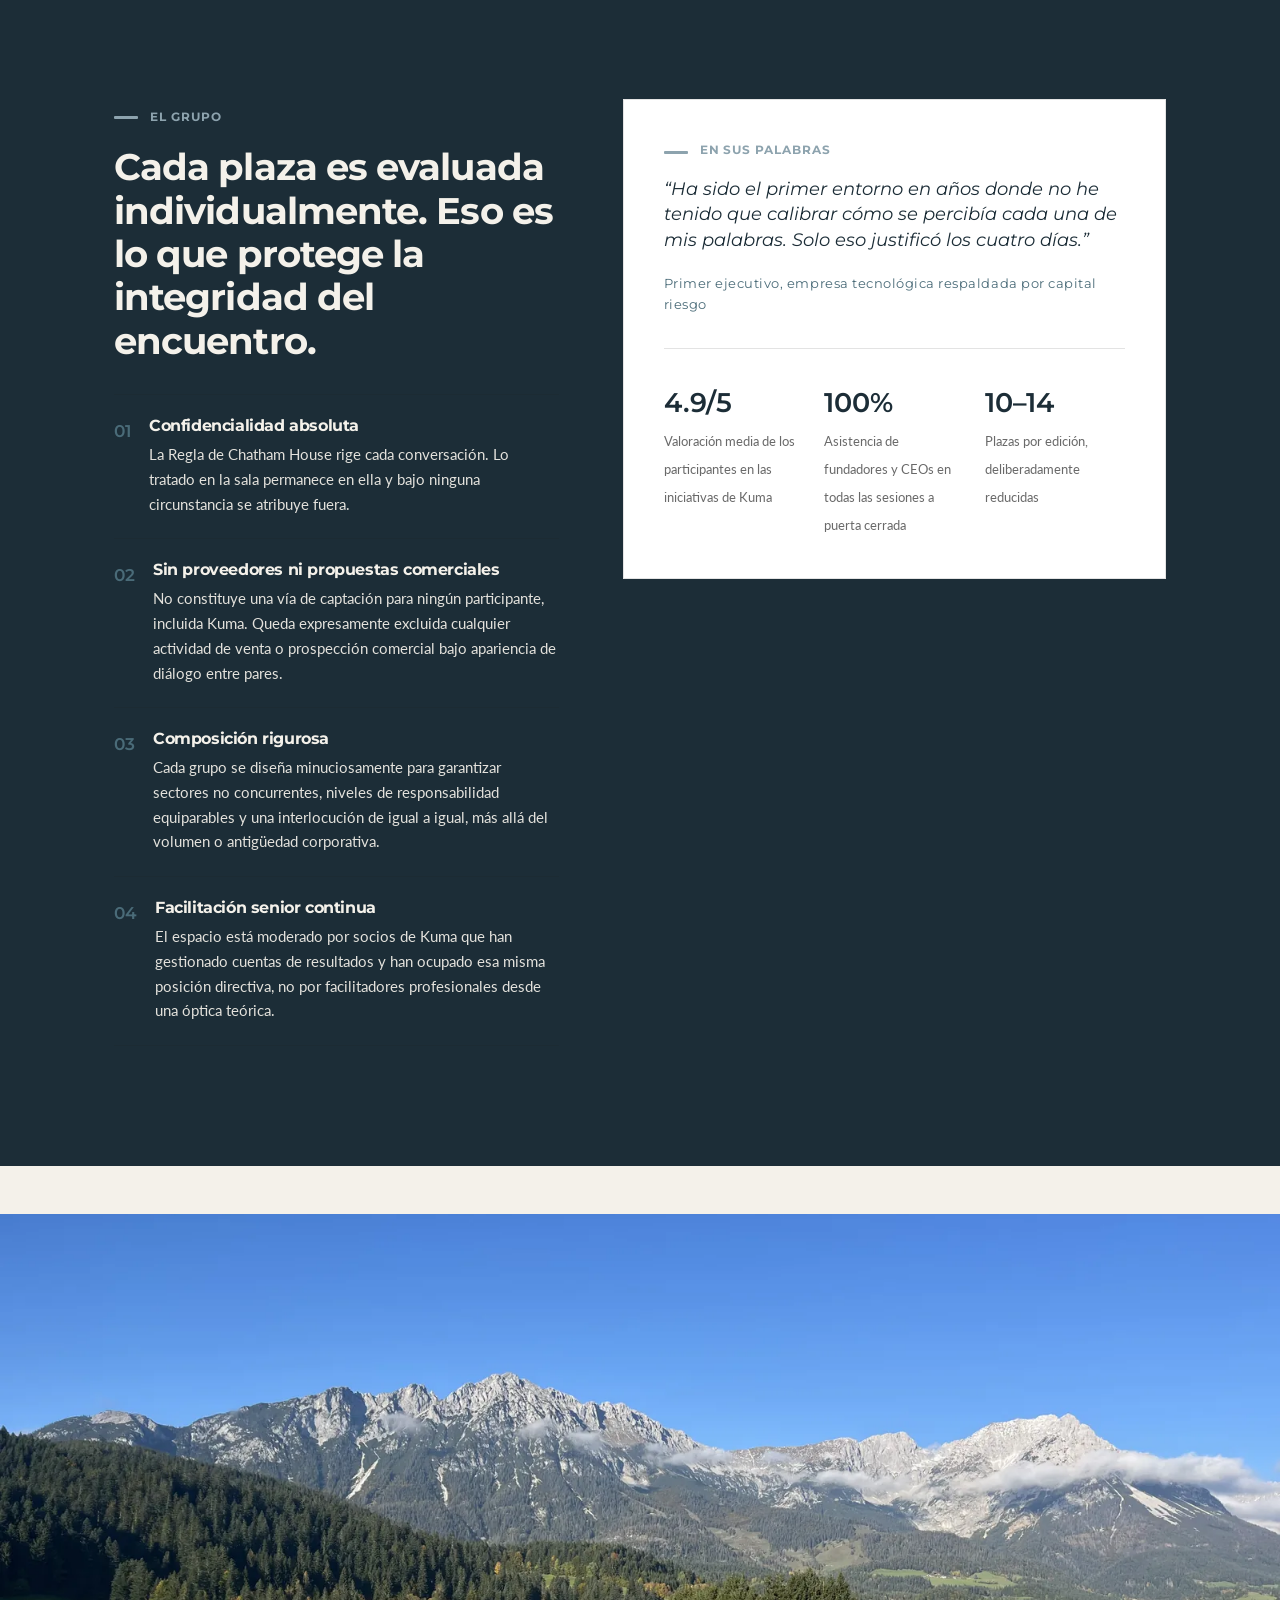
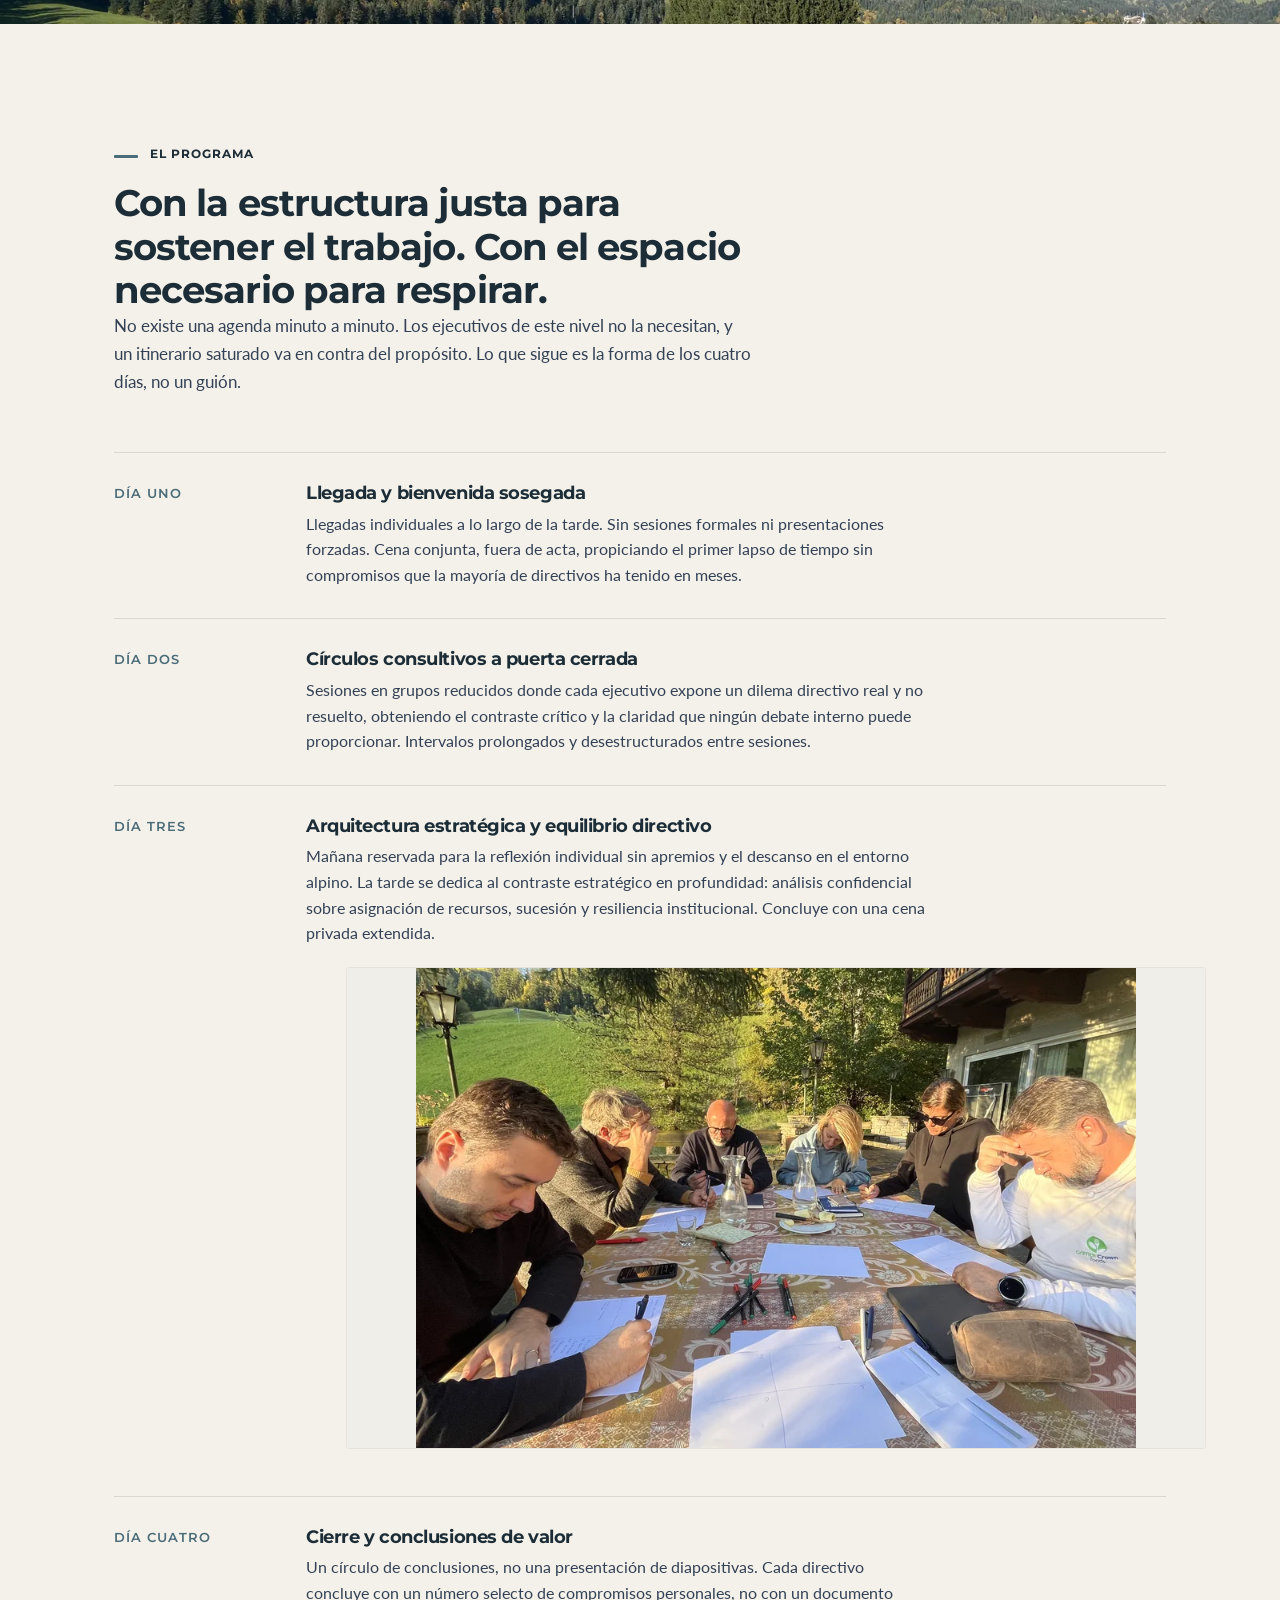
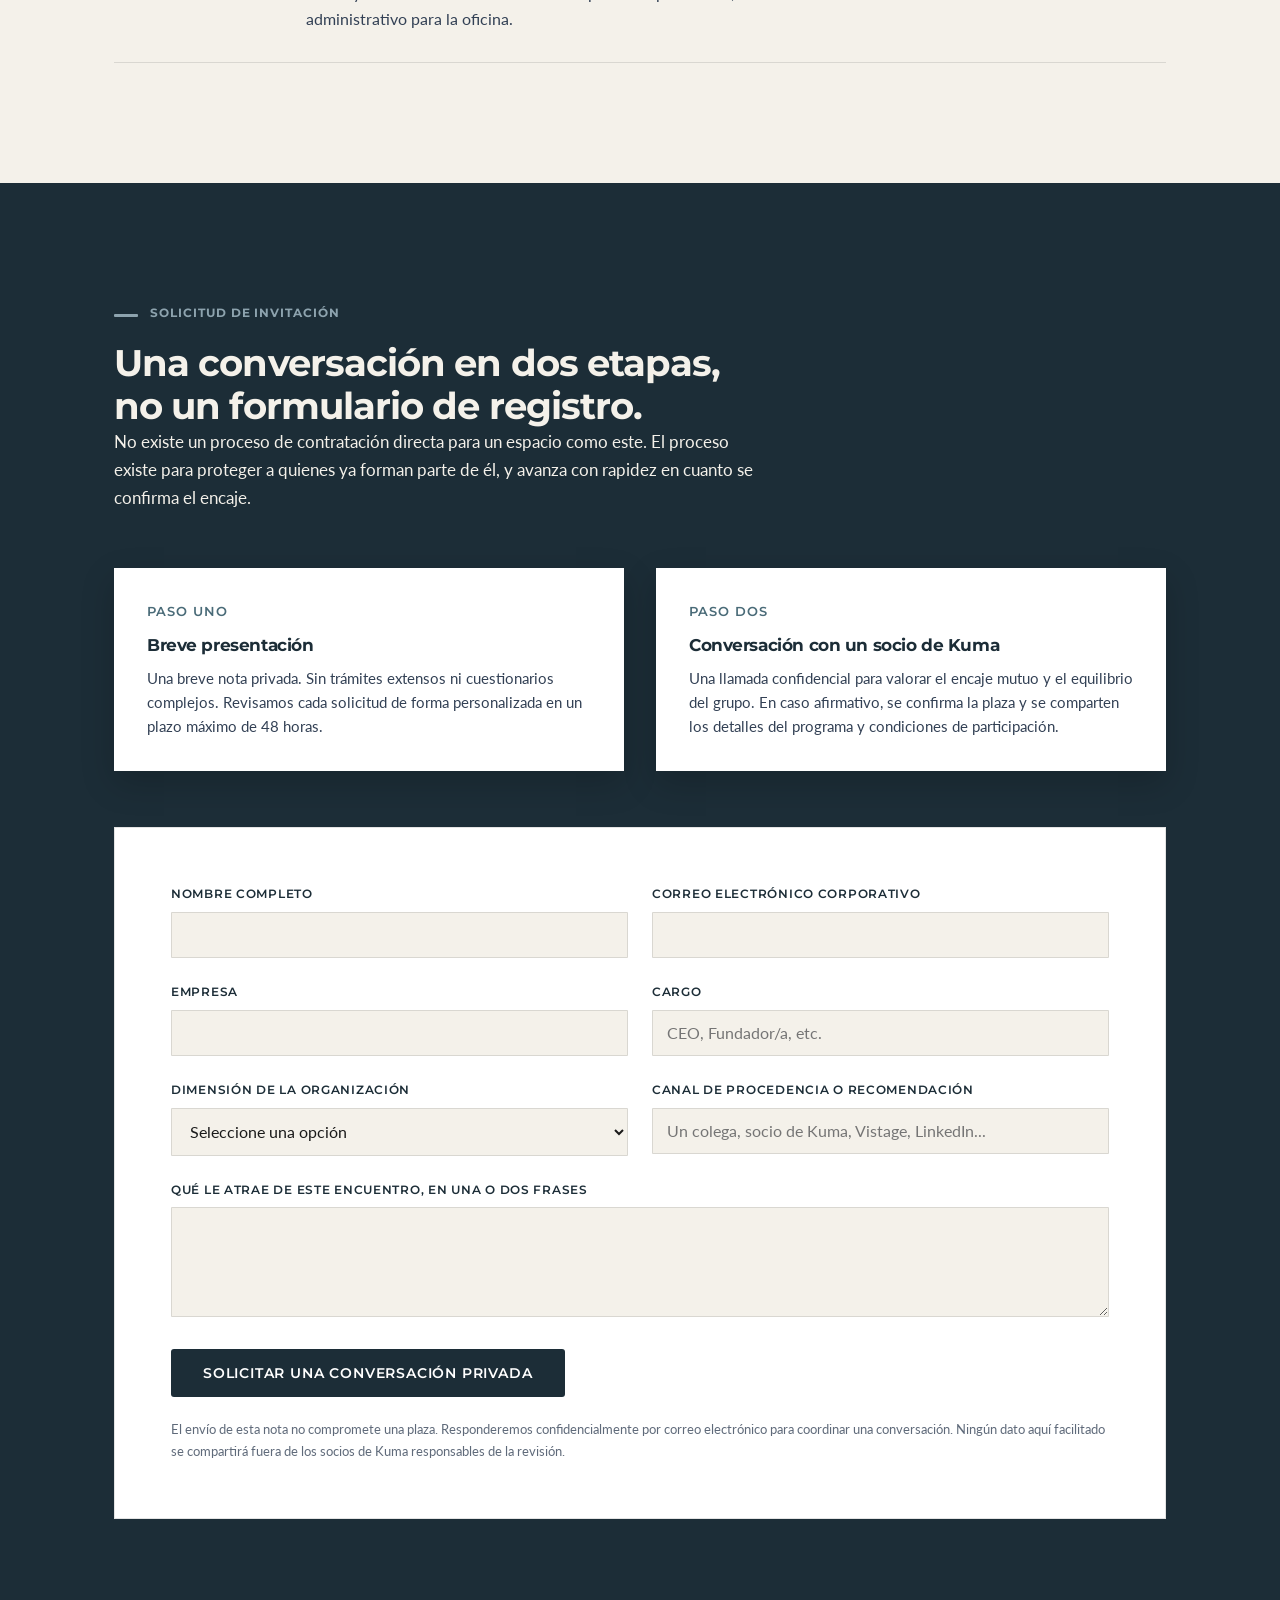
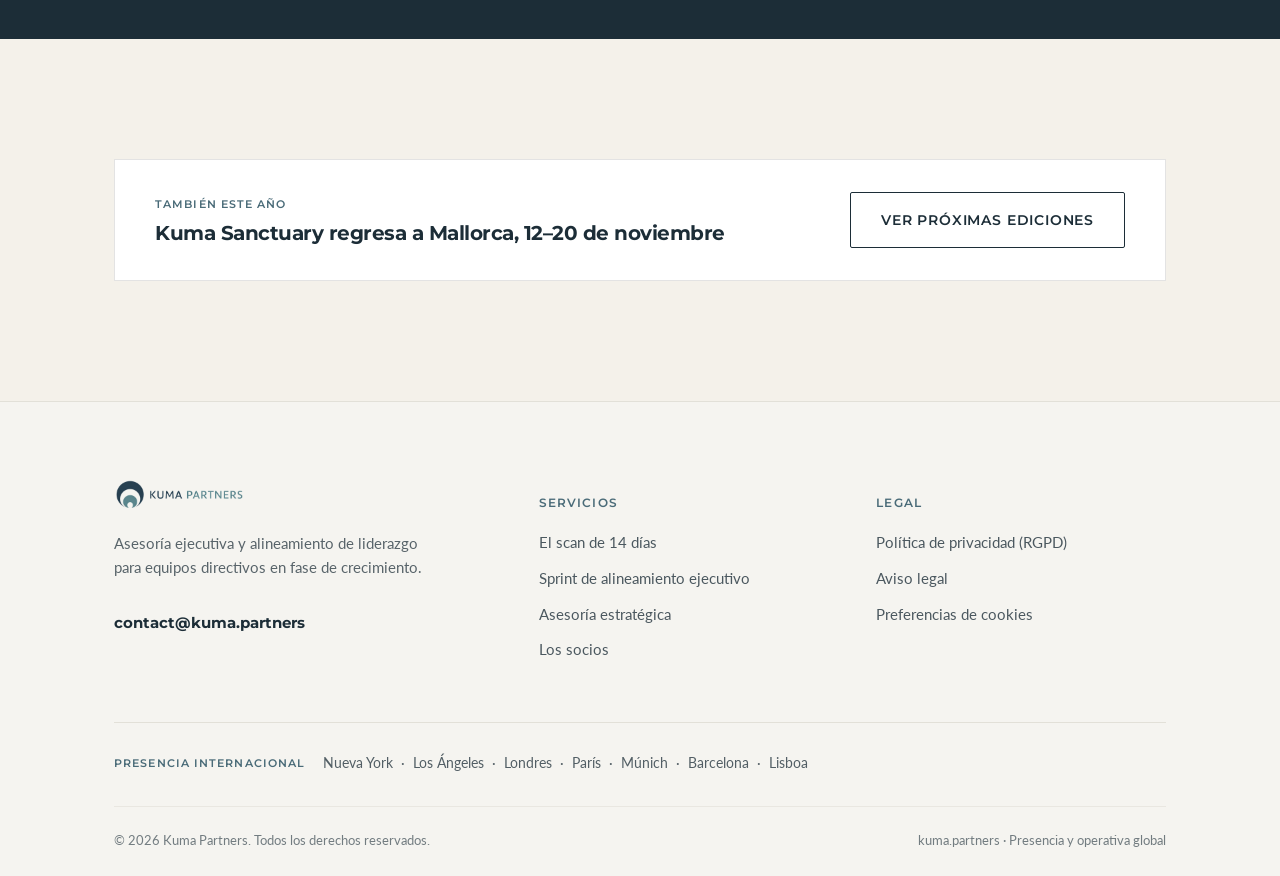
<file: es/index.html>
<!doctype html>
<html lang="es">
<head>
<meta charset="utf-8" />
<meta name="viewport" content="width=device-width, initial-scale=1" />
<title>Kuma Sanctuary, Austria · Un encuentro exclusivo para primeros ejecutivos</title>
<meta name="description" content="Un encuentro privado para entre diez y catorce primeros ejecutivos. Del 15 al 18 de octubre, Alpes austríacos. Organizado por Kuma Partners." />
<meta property="og:title" content="Kuma Sanctuary, Austria" />
<meta property="og:description" content="Un encuentro privado para entre diez y catorce primeros ejecutivos. Del 15 al 18 de octubre, Alpes austríacos. Organizado por Kuma Partners." />
<meta property="og:type" content="website" />
<link rel="icon" href="/favicon.ico?v=2" sizes="any">
<link rel="icon" href="/favicon.svg?v=2" type="image/svg+xml">
<link rel="apple-touch-icon" href="/apple-touch-icon.png?v=2">
<link rel="preconnect" href="https://fonts.googleapis.com" />
<link rel="preconnect" href="https://fonts.gstatic.com" crossorigin />
<link href="https://fonts.googleapis.com/css2?family=Montserrat:ital,wght@0,400;0,600;0,700;1,500&family=Lato:ital,wght@0,300;0,400;0,700;1,300&display=swap" rel="stylesheet" />
<link rel="stylesheet" href="/css/style.css?v=10" />
</head>
<body>

<header class="site-header">
  <div class="container">
    <a href="/es/" class="brand-lockup" aria-label="Kuma Partners">
      <img src="/assets/kuma-partners-logo.png" alt="Kuma Partners" class="brand-logo" loading="eager" />
      <span class="brand-caption">Sanctuary &middot; Austria 2026</span>
    </a>
    <nav class="header-nav">
      <a href="#tension" class="nav-link">La premisa</a>
      <a href="#pillars" class="nav-link">El trabajo</a>
      <a href="#standards" class="nav-link">El grupo</a>
      <a href="#cadence" class="nav-link">El programa</a>
      <a href="/next-offsites.html" class="nav-link">Pr&oacute;ximas fechas</a>
      <span class="lang-switch">
        <a href="/">EN</a>
        <span class="lang-sep" aria-hidden="true">|</span>
        <span class="lang-current">ES</span>
      </span>
      <a href="#apply" class="header-cta">Solicitar una invitaci&oacute;n</a>
    </nav>
  </div>
</header>

<section class="hero">
  <div class="container">
    <div class="hero-inner">
      <div class="hero-eyebrow">
        <span class="eyebrow">Solo por invitaci&oacute;n &middot; Kuma Partners</span>
      </div>
      <h1>Un espacio para las decisiones que afronta <em>en soledad</em>.</h1>
      <p class="lede">Kuma Sanctuary es un encuentro privado de cuatro d&iacute;as para entre diez y catorce primeros ejecutivos que ya no disponen de espacios donde mostrarse sin reservas. Sin otra agenda que la que el propio grupo construye. Sin audiencia. Sin nada que aparentar.</p>

      <div class="hero-meta">
        <div>
          <span class="label">Fechas</span>
          <span class="value">15&ndash;18 de octubre de 2026</span>
        </div>
        <div>
          <span class="label">Ubicaci&oacute;n</span>
          <span class="value">Finca privada, Alpes austr&iacute;acos</span>
        </div>
        <div>
          <span class="label">Cohorte</span>
          <span class="value">10&ndash;14 primeros ejecutivos</span>
        </div>
        <div>
          <span class="label">R&eacute;gimen</span>
          <span class="value">Bajo la Regla de Chatham House</span>
        </div>
      </div>

      <figure class="hero-banner">
        <img
          src="/assets/retreat-banner-1x.webp"
          srcset="/assets/retreat-banner-1x.webp 760w, /assets/retreat-banner-2x.webp 1520w"
          sizes="(min-width: 760px) 760px, 100vw"
          alt="Finca privada en los Alpes austr&iacute;acos, vista desde los terrenos de Kuma Sanctuary"
          width="760" height="326"
          loading="eager"
        />
      </figure>

      <div class="hero-ctas">
        <a href="#apply" class="btn btn-primary">Solicitar una invitaci&oacute;n</a>
        <a href="#tension" class="btn btn-ghost">En qu&eacute; consiste</a>
      </div>
      <p class="hero-note">Sin proceso p&uacute;blico de solicitud. Tarifas no publicadas aqu&iacute;. Cada plaza se confirma mediante una conversaci&oacute;n privada con un socio de Kuma.</p>
    </div>
  </div>
</section>

<section id="tension" class="section-navy">
  <div class="container">
    <div class="section-head">
      <span class="eyebrow">La premisa</span>
      <h2>A mayor responsabilidad, menor es el n&uacute;mero de personas que pueden hablarle con total franqueza.</h2>
    </div>
    <div class="tension-grid">
      <div class="tension-item">
        <span class="num">01</span>
        <h3>El aislamiento es estructural</h3>
        <p>El consejo busca seguridad. El equipo, certidumbre. Sus hom&oacute;logos fuera de la compa&ntilde;&iacute;a no disponen de una visi&oacute;n completa. Rara vez existe alguien dentro del sistema capaz de decirle la verdad sin un inter&eacute;s directo en la respuesta.</p>
      </div>
      <div class="tension-item">
        <span class="num">02</span>
        <h3>La agenda nunca cede espacio</h3>
        <p>La reflexi&oacute;n pierde por defecto ante las urgencias operativas. Por s&iacute; sola, la agenda de un l&iacute;der priorizar&aacute; siempre lo urgente sobre lo crucial. O se dise&ntilde;a expresamente un espacio ajeno a ella, o sencillamente no ocurre.</p>
      </div>
      <div class="tension-item">
        <span class="num">03</span>
        <h3>La carencia no reside en la reflexi&oacute;n convencional</h3>
        <p>No se trata de otro comit&eacute; asesor ni de talleres facilitados al uso. Se requiere la perspectiva de l&iacute;deres que han gestionado la misma responsabilidad, reunidos en un entorno concebido expresamente para la carga real de dirigir una organizaci&oacute;n.</p>
      </div>
    </div>
  </div>
</section>

<section id="pillars">
  <div class="container">
    <div class="section-head">
      <span class="eyebrow">El trabajo</span>
      <h2>Tres d&iacute;as, tres dimensiones de un mismo desaf&iacute;o.</h2>
      <p>Kuma Sanctuary articula de forma deliberada el trabajo entre la persona que asume el rol, el profesional que lo ejerce y la empresa que depende de &eacute;l. Cada dimensi&oacute;n se aborda con entidad propia, no como una mera introducci&oacute;n a la siguiente.</p>
    </div>
    <div class="pillars">
      <div class="pillar">
        <div class="pillar-mark">
          <svg width="28" height="28" viewBox="0 0 28 28" aria-hidden="true"><circle cx="14" cy="14" r="12.5" fill="none" stroke="#588088" stroke-width="1.4"/><circle cx="14" cy="14" r="4" fill="#588088"/></svg>
        </div>
        <span class="pillar-sub">Pilar uno</span>
        <h3>La persona</h3>
        <p>Un punto de inflexi&oacute;n cognitivo respecto al ritmo operativo mantenido durante a&ntilde;os. Recuperaci&oacute;n del sistema nervioso, introspecci&oacute;n sin prisas y el sosiego que una agenda saturada rara vez permite.</p>
      </div>
      <div class="pillar">
        <div class="pillar-mark">
          <svg width="28" height="28" viewBox="0 0 28 28" aria-hidden="true"><circle cx="14" cy="14" r="12.5" fill="none" stroke="#588088" stroke-width="1.4"/><rect x="9" y="9" width="10" height="10" fill="none" stroke="#588088" stroke-width="1.3"/></svg>
        </div>
        <span class="pillar-sub">Pilar dos</span>
        <h3>El profesional</h3>
        <p>Detecci&oacute;n de puntos ciegos a cargo de hom&oacute;logos con responsabilidades an&aacute;logas en otras organizaciones, no de consultores externos. Un contraste riguroso y confidencial sobre c&oacute;mo ejerce verdaderamente el liderazgo, no sobre c&oacute;mo lo describe.</p>
      </div>
      <div class="pillar">
        <div class="pillar-mark">
          <svg width="28" height="28" viewBox="0 0 28 28" aria-hidden="true"><circle cx="14" cy="14" r="12.5" fill="none" stroke="#588088" stroke-width="1.4"/><path d="M8 18 L14 9 L20 18 Z" fill="none" stroke="#588088" stroke-width="1.3"/></svg>
        </div>
        <span class="pillar-sub">Pilar tres</span>
        <h3>La empresa</h3>
        <p>Las cuestiones estrat&eacute;gicas a largo plazo que rara vez sobreviven al ciclo trimestral. Asignaci&oacute;n de capital, din&aacute;micas con el consejo, sucesi&oacute;n y aquellas decisiones estructurales tan f&aacute;ciles de postergar como costosas de asumir.</p>
      </div>
    </div>
  </div>
</section>

<section id="standards" class="section-navy">
  <div class="container">
    <div class="standards-layout">
      <div>
        <span class="eyebrow">El grupo</span>
        <h2 style="margin-top:18px; margin-bottom:32px; font-size:clamp(1.7rem,3vw,2.3rem); line-height:1.18;">Cada plaza es evaluada individualmente. Eso es lo que protege la integridad del encuentro.</h2>
        <ul class="standards-list">
          <li>
            <span class="mark">01</span>
            <div>
              <h4>Confidencialidad absoluta</h4>
              <p>La Regla de Chatham House rige cada conversaci&oacute;n. Lo tratado en la sala permanece en ella y bajo ninguna circunstancia se atribuye fuera.</p>
            </div>
          </li>
          <li>
            <span class="mark">02</span>
            <div>
              <h4>Sin proveedores ni propuestas comerciales</h4>
              <p>No constituye una v&iacute;a de captaci&oacute;n para ning&uacute;n participante, incluida Kuma. Queda expresamente excluida cualquier actividad de venta o prospecci&oacute;n comercial bajo apariencia de di&aacute;logo entre pares.</p>
            </div>
          </li>
          <li>
            <span class="mark">03</span>
            <div>
              <h4>Composici&oacute;n rigurosa</h4>
              <p>Cada grupo se dise&ntilde;a minuciosamente para garantizar sectores no concurrentes, niveles de responsabilidad equiparables y una interlocuci&oacute;n de igual a igual, m&aacute;s all&aacute; del volumen o antig&uuml;edad corporativa.</p>
            </div>
          </li>
          <li>
            <span class="mark">04</span>
            <div>
              <h4>Facilitaci&oacute;n senior continua</h4>
              <p>El espacio est&aacute; moderado por socios de Kuma que han gestionado cuentas de resultados y han ocupado esa misma posici&oacute;n directiva, no por facilitadores profesionales desde una &oacute;ptica te&oacute;rica.</p>
            </div>
          </li>
        </ul>
      </div>
      <div class="standards-aside">
        <span class="eyebrow">En sus palabras</span>
        <blockquote>&ldquo;Ha sido el primer entorno en a&ntilde;os donde no he tenido que calibrar c&oacute;mo se percib&iacute;a cada una de mis palabras. Solo eso justific&oacute; los cuatro d&iacute;as.&rdquo;</blockquote>
        <cite>Primer ejecutivo, empresa tecnol&oacute;gica respaldada por capital riesgo</cite>
        <div class="stat-row">
          <div>
            <span class="stat-num">4.9/5</span>
            <span class="stat-label">Valoraci&oacute;n media de los participantes en las iniciativas de Kuma</span>
          </div>
          <div>
            <span class="stat-num">100%</span>
            <span class="stat-label">Asistencia de fundadores y CEOs en todas las sesiones a puerta cerrada</span>
          </div>
          <div>
            <span class="stat-num">10&ndash;14</span>
            <span class="stat-label">Plazas por edici&oacute;n, deliberadamente reducidas</span>
          </div>
        </div>
      </div>
    </div>
  </div>
</section>

<div class="panoramic-divider">
  <img
    src="/assets/retreat-divider-1x.webp"
    srcset="/assets/retreat-divider-1x.webp 1600w, /assets/retreat-divider-2x.webp 3200w"
    sizes="100vw"
    alt="Vista panor&aacute;mica de los Alpes austr&iacute;acos, picos y nubes sobre el valle"
    width="1600" height="533"
    loading="lazy"
  />
</div>

<section id="cadence">
  <div class="container">
    <div class="section-head">
      <span class="eyebrow">El programa</span>
      <h2>Con la estructura justa para sostener el trabajo. Con el espacio necesario para respirar.</h2>
      <p>No existe una agenda minuto a minuto. Los ejecutivos de este nivel no la necesitan, y un itinerario saturado va en contra del prop&oacute;sito. Lo que sigue es la forma de los cuatro d&iacute;as, no un gui&oacute;n.</p>
    </div>
    <div class="cadence-list">
      <div class="cadence-row">
        <span class="day">D&iacute;a uno</span>
        <div>
          <h4>Llegada y bienvenida sosegada</h4>
          <p>Llegadas individuales a lo largo de la tarde. Sin sesiones formales ni presentaciones forzadas. Cena conjunta, fuera de acta, propiciando el primer lapso de tiempo sin compromisos que la mayor&iacute;a de directivos ha tenido en meses.</p>
        </div>
      </div>
      <div class="cadence-row">
        <span class="day">D&iacute;a dos</span>
        <div>
          <h4>C&iacute;rculos consultivos a puerta cerrada</h4>
          <p>Sesiones en grupos reducidos donde cada ejecutivo expone un dilema directivo real y no resuelto, obteniendo el contraste cr&iacute;tico y la claridad que ning&uacute;n debate interno puede proporcionar. Intervalos prolongados y desestructurados entre sesiones.</p>
        </div>
      </div>
      <div class="cadence-row">
        <span class="day">D&iacute;a tres</span>
        <div>
          <h4>Arquitectura estrat&eacute;gica y equilibrio directivo</h4>
          <p>Ma&ntilde;ana reservada para la reflexi&oacute;n individual sin apremios y el descanso en el entorno alpino. La tarde se dedica al contraste estrat&eacute;gico en profundidad: an&aacute;lisis confidencial sobre asignaci&oacute;n de recursos, sucesi&oacute;n y resiliencia institucional. Concluye con una cena privada extendida.</p>
          <figure class="cadence-photo">
            <img
              src="/assets/retreat-reflection-1x.webp"
              srcset="/assets/retreat-reflection-1x.webp 860w, /assets/retreat-reflection-2x.webp 1720w"
              sizes="(min-width: 900px) 860px, 90vw"
              alt="Directivos en una mesa privada, escribiendo en reflexi&oacute;n sin prisas durante la sesi&oacute;n matinal"
              width="860" height="484"
              loading="lazy"
            />
          </figure>
        </div>
      </div>
      <div class="cadence-row">
        <span class="day">D&iacute;a cuatro</span>
        <div>
          <h4>Cierre y conclusiones de valor</h4>
          <p>Un c&iacute;rculo de conclusiones, no una presentaci&oacute;n de diapositivas. Cada directivo concluye con un n&uacute;mero selecto de compromisos personales, no con un documento administrativo para la oficina.</p>
        </div>
      </div>
    </div>
  </div>
</section>

<section id="apply" class="section-navy">
  <div class="container">
    <div class="section-head">
      <span class="eyebrow">Solicitud de invitaci&oacute;n</span>
      <h2>Una conversaci&oacute;n en dos etapas, no un formulario de registro.</h2>
      <p>No existe un proceso de contrataci&oacute;n directa para un espacio como este. El proceso existe para proteger a quienes ya forman parte de &eacute;l, y avanza con rapidez en cuanto se confirma el encaje.</p>
    </div>

    <div class="funnel-steps">
      <div class="funnel-step">
        <span class="step-num">Paso uno</span>
        <h4>Breve presentaci&oacute;n</h4>
        <p>Una breve nota privada. Sin tr&aacute;mites extensos ni cuestionarios complejos. Revisamos cada solicitud de forma personalizada en un plazo m&aacute;ximo de 48 horas.</p>
      </div>
      <div class="funnel-step">
        <span class="step-num">Paso dos</span>
        <h4>Conversaci&oacute;n con un socio de Kuma</h4>
        <p>Una llamada confidencial para valorar el encaje mutuo y el equilibrio del grupo. En caso afirmativo, se confirma la plaza y se comparten los detalles del programa y condiciones de participaci&oacute;n.</p>
      </div>
    </div>

    <form name="sanctuary-application" method="POST" data-netlify="true" netlify-honeypot="company-website" class="apply-form" action="/success.html">
      <input type="hidden" name="form-name" value="sanctuary-application" />
      <input type="hidden" name="cohort" value="Austria, 15-18 October 2026" />
      <input type="hidden" name="language" value="es" />
      <p class="hp-field">
        <label>Leave this field blank<input name="company-website" /></label>
      </p>

      <div class="form-row">
        <div class="form-field">
          <label for="full-name">Nombre completo</label>
          <input type="text" id="full-name" name="full-name" required />
        </div>
        <div class="form-field">
          <label for="email">Correo electr&oacute;nico corporativo</label>
          <input type="email" id="email" name="email" required />
        </div>
      </div>

      <div class="form-row">
        <div class="form-field">
          <label for="company">Empresa</label>
          <input type="text" id="company" name="company" required />
        </div>
        <div class="form-field">
          <label for="title">Cargo</label>
          <input type="text" id="title" name="title" required placeholder="CEO, Fundador/a, etc." />
        </div>
      </div>

      <div class="form-row">
        <div class="form-field">
          <label for="org-scale">Dimensi&oacute;n de la organizaci&oacute;n</label>
          <select id="org-scale" name="org-scale">
            <option value="">Seleccione una opci&oacute;n</option>
            <option value="20-50 employees">20&ndash;50 empleados</option>
            <option value="50-200 employees">50&ndash;200 empleados</option>
            <option value="200+ employees">M&aacute;s de 200 empleados</option>
            <option value="$10M+ enterprise">+10M&euro; de facturaci&oacute;n</option>
          </select>
        </div>
        <div class="form-field">
          <label for="referral">Canal de procedencia o recomendaci&oacute;n</label>
          <input type="text" id="referral" name="referral" placeholder="Un colega, socio de Kuma, Vistage, LinkedIn..." />
        </div>
      </div>

      <div class="form-field">
        <label for="context">Qu&eacute; le atrae de este encuentro, en una o dos frases</label>
        <textarea id="context" name="context"></textarea>
      </div>

      <button type="submit" class="btn btn-submit">Solicitar una conversaci&oacute;n privada</button>
      <p class="form-disclaimer">El env&iacute;o de esta nota no compromete una plaza. Responderemos confidencialmente por correo electr&oacute;nico para coordinar una conversaci&oacute;n. Ning&uacute;n dato aqu&iacute; facilitado se compartir&aacute; fuera de los socios de Kuma responsables de la revisi&oacute;n.</p>
    </form>
  </div>
</section>

<section id="upcoming">
  <div class="container">
    <div class="upcoming-strip">
      <div>
        <span class="label">Tambi&eacute;n este a&ntilde;o</span>
        <h3>Kuma Sanctuary regresa a Mallorca, 12&ndash;20 de noviembre</h3>
      </div>
      <a href="/next-offsites.html" class="btn btn-ghost">Ver pr&oacute;ximas ediciones</a>
    </div>
  </div>
</section>

<footer class="site-footer">
  <div class="container">
    <div class="footer-top">
      <div class="footer-brand">
        <a href="/es/" class="brand-lockup" aria-label="Kuma Partners">
          <img src="/assets/kuma-partners-logo.png" alt="Kuma Partners" class="brand-logo brand-logo-footer" loading="lazy" />
        </a>
        <p>Asesor&iacute;a ejecutiva y alineamiento de liderazgo para equipos directivos en fase de crecimiento.</p>
        <a href="mailto:contact@kuma.partners" class="footer-contact">contact@kuma.partners</a>
      </div>
      <div class="footer-links">
        <h5>Servicios</h5>
        <ul>
          <li><a href="https://kumapartners.eu/#scan">El scan de 14 d&iacute;as</a></li>
          <li><a href="https://kumapartners.eu/#sprint">Sprint de alineamiento ejecutivo</a></li>
          <li><a href="https://kumapartners.eu/#advisory">Asesor&iacute;a estrat&eacute;gica</a></li>
          <li><a href="https://kumapartners.eu/#partners">Los socios</a></li>
        </ul>
      </div>
      <div class="footer-links">
        <h5>Legal</h5>
        <ul>
          <li><a href="https://kumapartners.eu/privacy">Pol&iacute;tica de privacidad (RGPD)</a></li>
          <li><a href="/es/aviso-legal">Aviso legal</a></li>
          <li><button type="button" class="cookie-prefs">Preferencias de cookies</button></li>
        </ul>
      </div>
    </div>
    <div class="footer-hubs">
      <span class="label">Presencia internacional</span>
      <span class="hub-list">Nueva York &nbsp;&middot;&nbsp; Los &Aacute;ngeles &nbsp;&middot;&nbsp; Londres &nbsp;&middot;&nbsp; Par&iacute;s &nbsp;&middot;&nbsp; M&uacute;nich &nbsp;&middot;&nbsp; Barcelona &nbsp;&middot;&nbsp; Lisboa</span>
    </div>
    <div class="footer-bottom">
      <span>&copy; 2026 Kuma Partners. Todos los derechos reservados.</span>
      <span>kuma.partners &middot; Presencia y operativa global</span>
    </div>
  </div>
</footer>

</body>
</html>
</file>
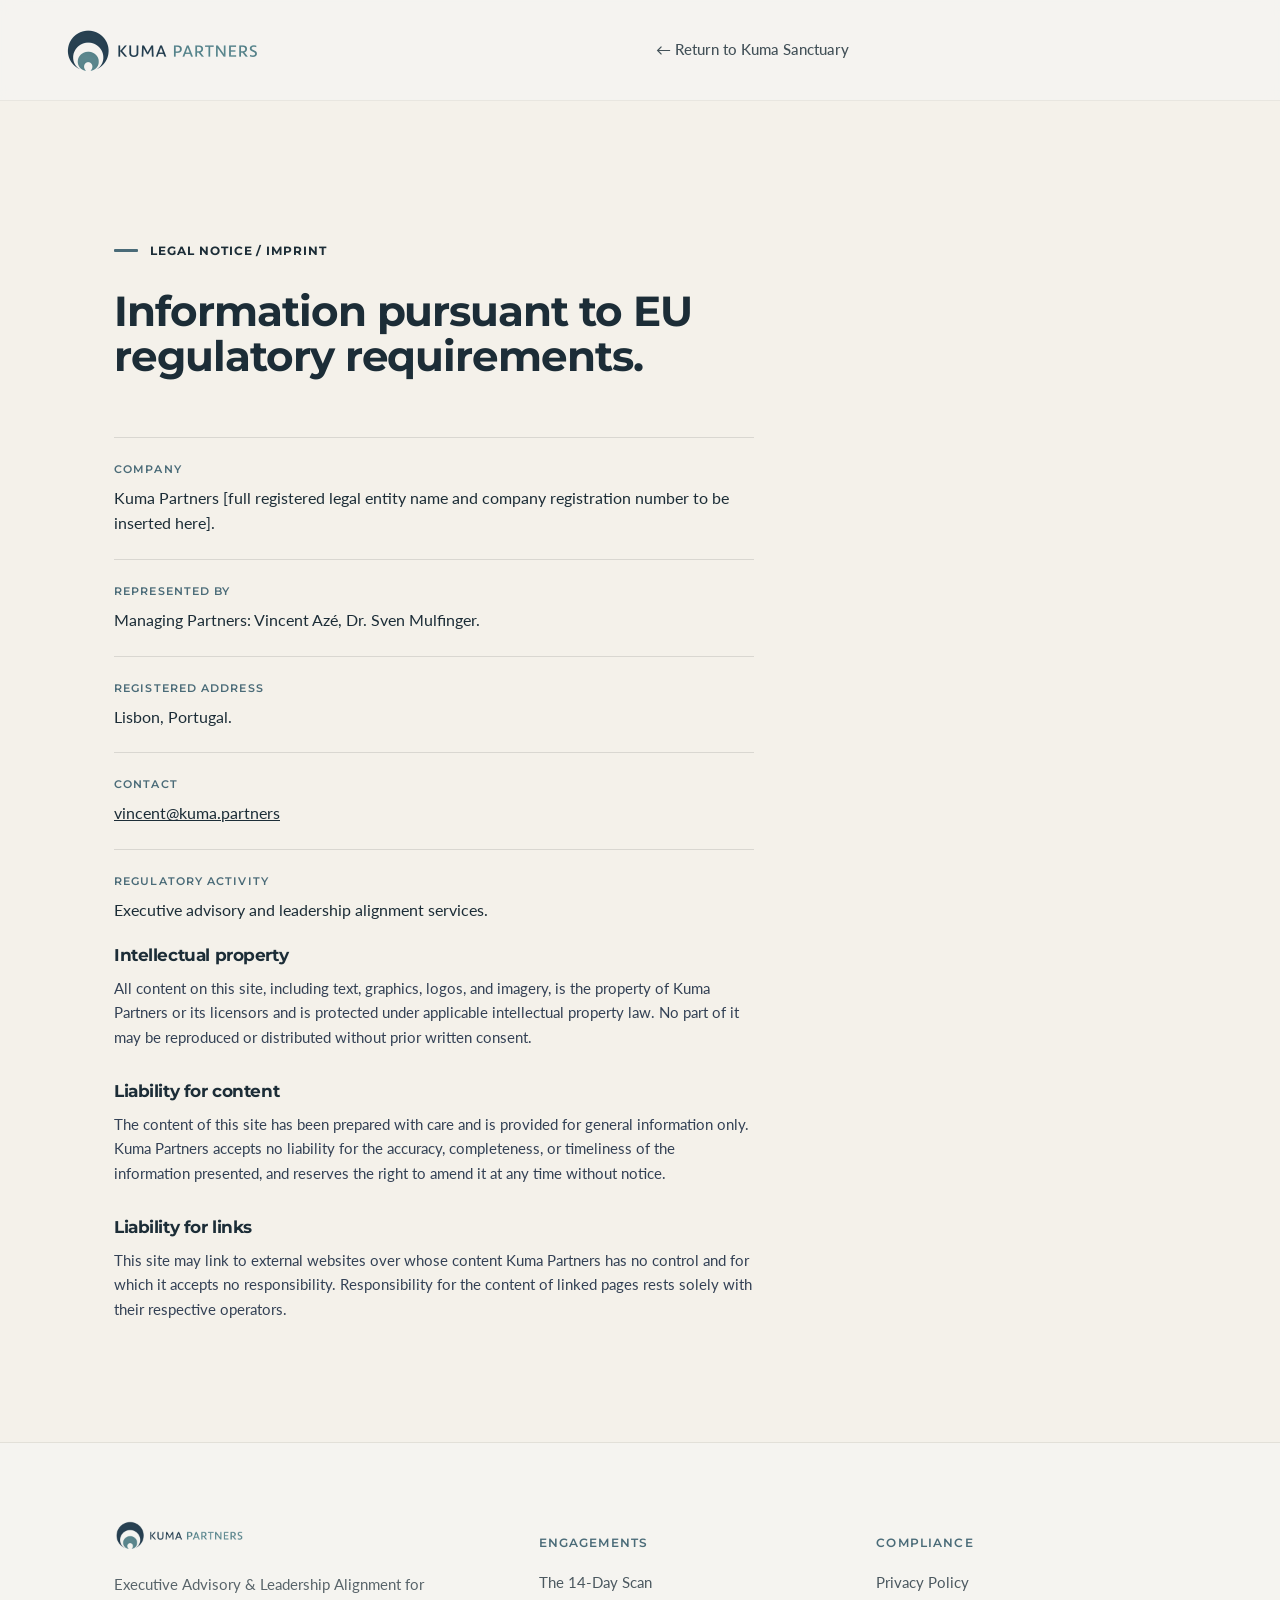
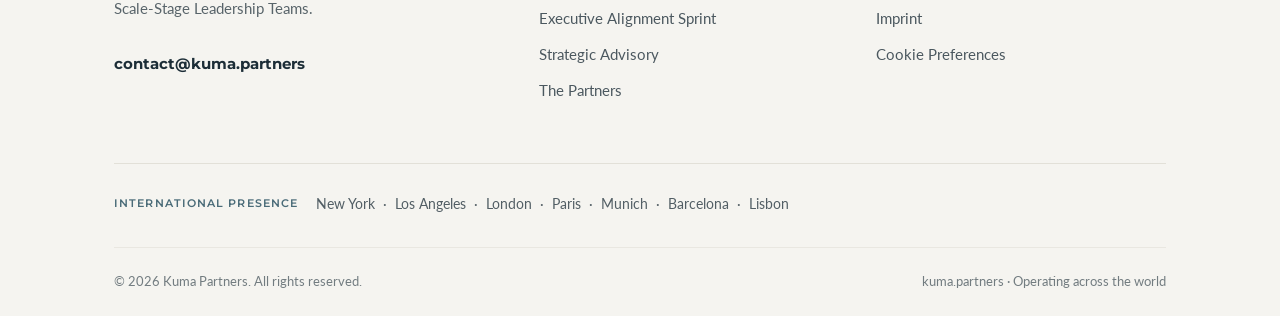
<file: imprint.html>
<!doctype html>
<html lang="en">
<head>
<meta charset="utf-8" />
<meta name="viewport" content="width=device-width, initial-scale=1" />
<title>Imprint · Kuma Partners</title>
<meta name="description" content="Legal notice and imprint for Kuma Partners, pursuant to EU regulatory requirements." />
<meta name="robots" content="noindex" />
<link rel="icon" href="/favicon.ico?v=2" sizes="any">
<link rel="icon" href="/favicon.svg?v=2" type="image/svg+xml">
<link rel="apple-touch-icon" href="/apple-touch-icon.png?v=2">
<link rel="preconnect" href="https://fonts.googleapis.com" />
<link rel="preconnect" href="https://fonts.gstatic.com" crossorigin />
<link href="https://fonts.googleapis.com/css2?family=Montserrat:ital,wght@0,400;0,600;0,700;1,500&family=Lato:ital,wght@0,300;0,400;0,700;1,300&display=swap" rel="stylesheet" />
<link rel="stylesheet" href="css/style.css?v=10" />
</head>
<body>

<header class="site-header">
  <div class="container">
    <a href="index.html" class="brand-lockup" aria-label="Kuma Partners">
      <img src="assets/kuma-partners-logo.png" alt="Kuma Partners" class="brand-logo" loading="eager" />
    </a>
    <nav class="header-nav">
      <a href="index.html" class="persistent-link">&larr; Return to Kuma Sanctuary</a>
    </nav>
  </div>
</header>

<section class="hero" style="padding-bottom: 24px;">
  <div class="container">
    <div class="hero-inner">
      <div class="hero-eyebrow">
        <span class="eyebrow">Legal Notice / Imprint</span>
      </div>
      <h1 style="font-size:clamp(1.9rem,4vw,2.6rem);">Information pursuant to EU regulatory requirements.</h1>
    </div>
  </div>
</section>

<section style="padding-top: 8px;">
  <div class="container">
    <div class="legal-content">

      <div class="legal-field">
        <span class="legal-label">Company</span>
        <p>Kuma Partners [full registered legal entity name and company registration number to be inserted here].</p>
      </div>

      <div class="legal-field">
        <span class="legal-label">Represented by</span>
        <p>Managing Partners: Vincent Az&eacute;, Dr. Sven Mulfinger.</p>
      </div>

      <div class="legal-field">
        <span class="legal-label">Registered address</span>
        <p>Lisbon, Portugal.</p>
      </div>

      <div class="legal-field">
        <span class="legal-label">Contact</span>
        <p><a href="mailto:vincent@kuma.partners">vincent@kuma.partners</a></p>
      </div>

      <div class="legal-field">
        <span class="legal-label">Regulatory activity</span>
        <p>Executive advisory and leadership alignment services.</p>
      </div>

      <div class="legal-disclaimers">
        <h3>Intellectual property</h3>
        <p>All content on this site, including text, graphics, logos, and imagery, is the property of Kuma Partners or its licensors and is protected under applicable intellectual property law. No part of it may be reproduced or distributed without prior written consent.</p>

        <h3>Liability for content</h3>
        <p>The content of this site has been prepared with care and is provided for general information only. Kuma Partners accepts no liability for the accuracy, completeness, or timeliness of the information presented, and reserves the right to amend it at any time without notice.</p>

        <h3>Liability for links</h3>
        <p>This site may link to external websites over whose content Kuma Partners has no control and for which it accepts no responsibility. Responsibility for the content of linked pages rests solely with their respective operators.</p>
      </div>

    </div>
  </div>
</section>

<footer class="site-footer">
  <div class="container">
    <div class="footer-top">
      <div class="footer-brand">
        <a href="index.html" class="brand-lockup" aria-label="Kuma Partners">
          <img src="assets/kuma-partners-logo.png" alt="Kuma Partners" class="brand-logo brand-logo-footer" loading="lazy" />
        </a>
        <p>Executive Advisory &amp; Leadership Alignment for Scale-Stage Leadership Teams.</p>
        <a href="mailto:contact@kuma.partners" class="footer-contact">contact@kuma.partners</a>
      </div>
      <div class="footer-links">
        <h5>Engagements</h5>
        <ul>
          <li><a href="https://kumapartners.eu/#scan">The 14-Day Scan</a></li>
          <li><a href="https://kumapartners.eu/#sprint">Executive Alignment Sprint</a></li>
          <li><a href="https://kumapartners.eu/#advisory">Strategic Advisory</a></li>
          <li><a href="https://kumapartners.eu/#partners">The Partners</a></li>
        </ul>
      </div>
      <div class="footer-links">
        <h5>Compliance</h5>
        <ul>
          <li><a href="https://kumapartners.eu/privacy">Privacy Policy</a></li>
          <li><a href="/imprint">Imprint</a></li>
          <li><button type="button" class="cookie-prefs">Cookie Preferences</button></li>
        </ul>
      </div>
    </div>
    <div class="footer-hubs">
      <span class="label">International Presence</span>
      <span class="hub-list">New York &nbsp;&middot;&nbsp; Los Angeles &nbsp;&middot;&nbsp; London &nbsp;&middot;&nbsp; Paris &nbsp;&middot;&nbsp; Munich &nbsp;&middot;&nbsp; Barcelona &nbsp;&middot;&nbsp; Lisbon</span>
    </div>
    <div class="footer-bottom">
      <span>&copy; 2026 Kuma Partners. All rights reserved.</span>
      <span>kuma.partners &middot; Operating across the world</span>
    </div>
  </div>
</footer>

</body>
</html>
</file>
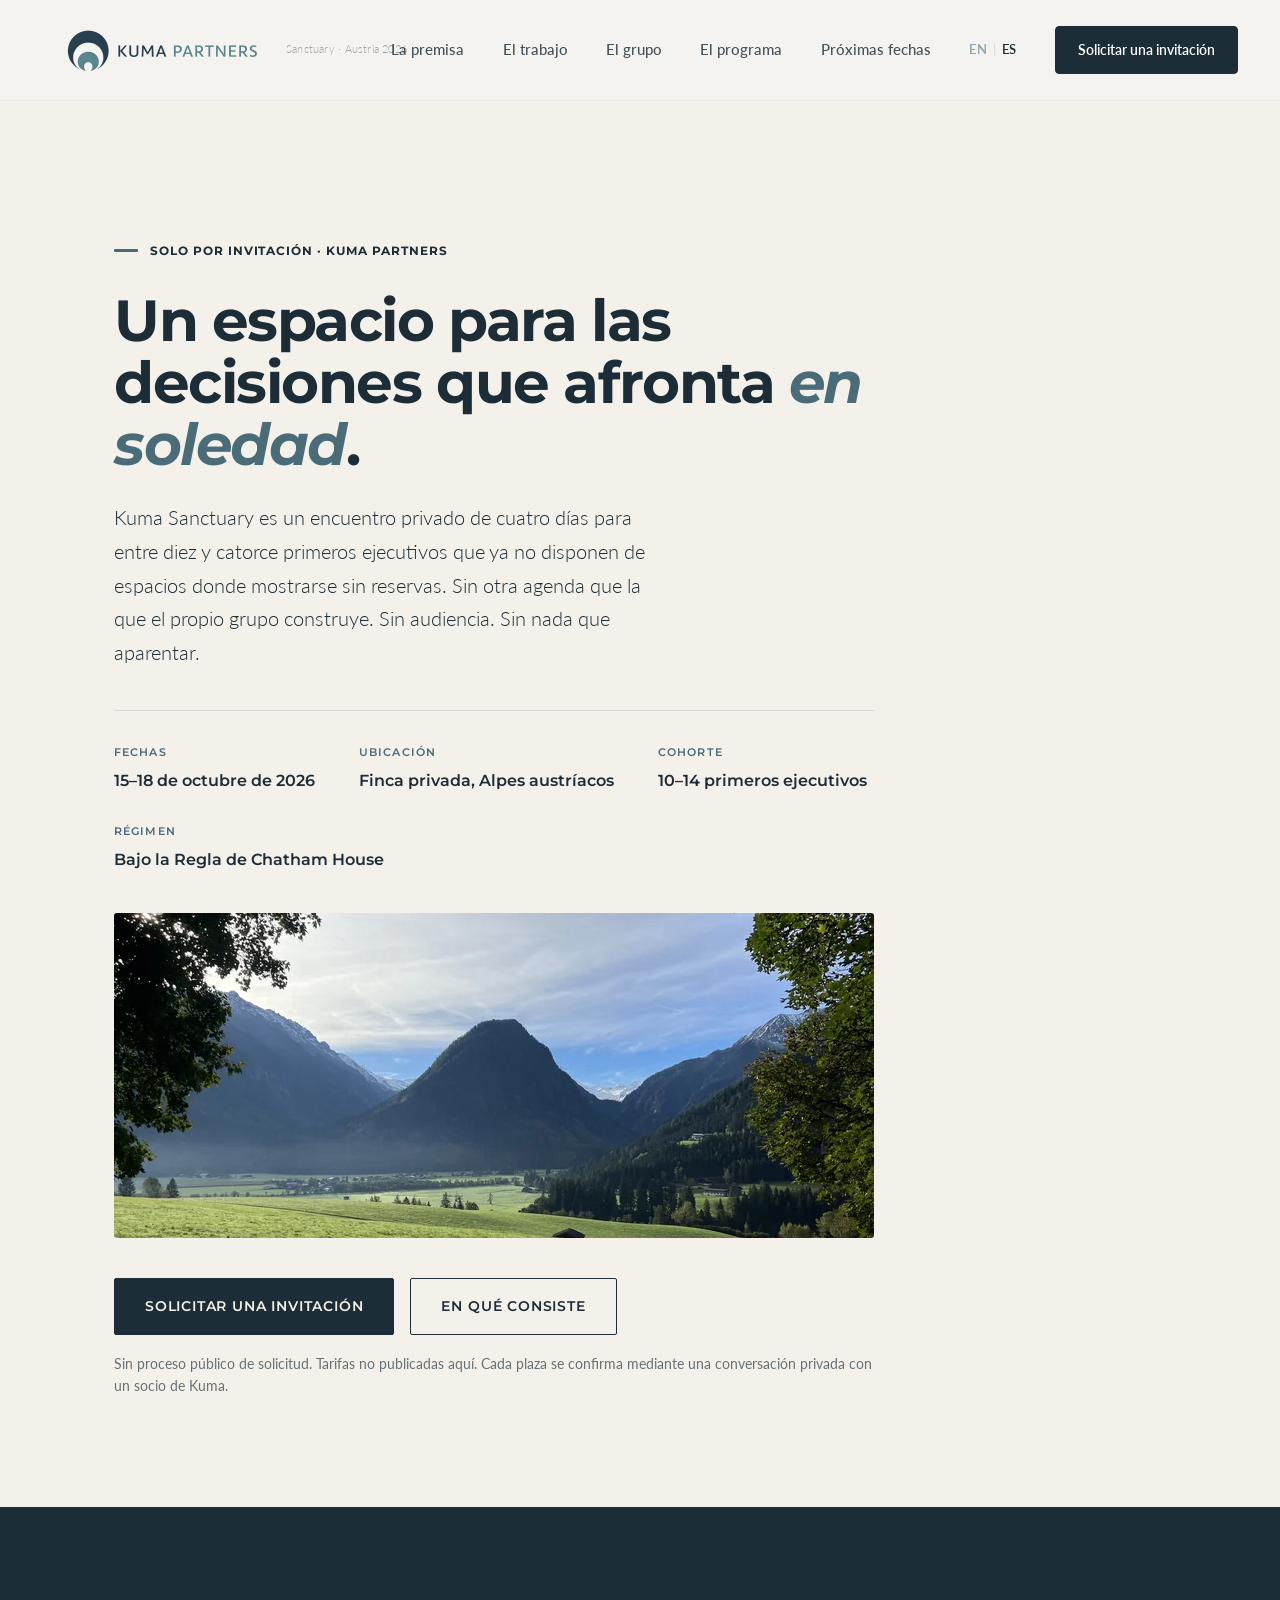
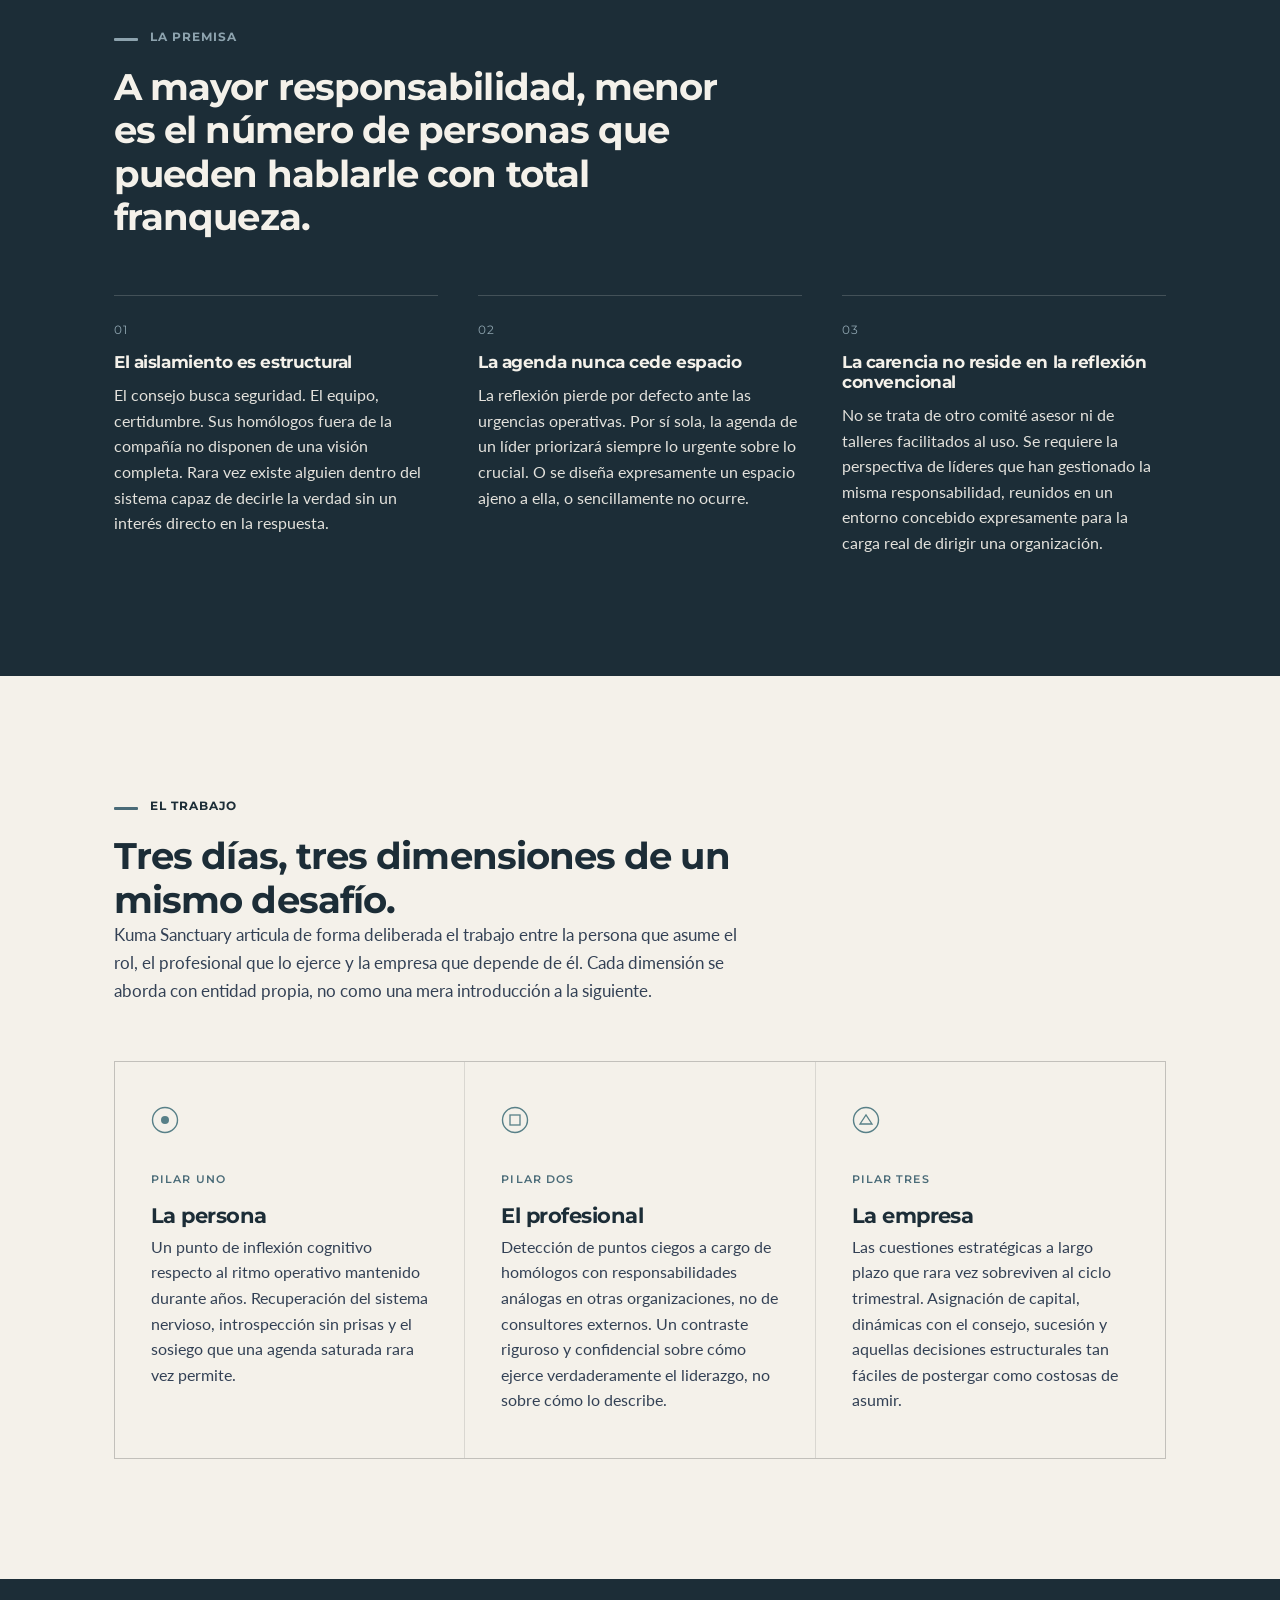
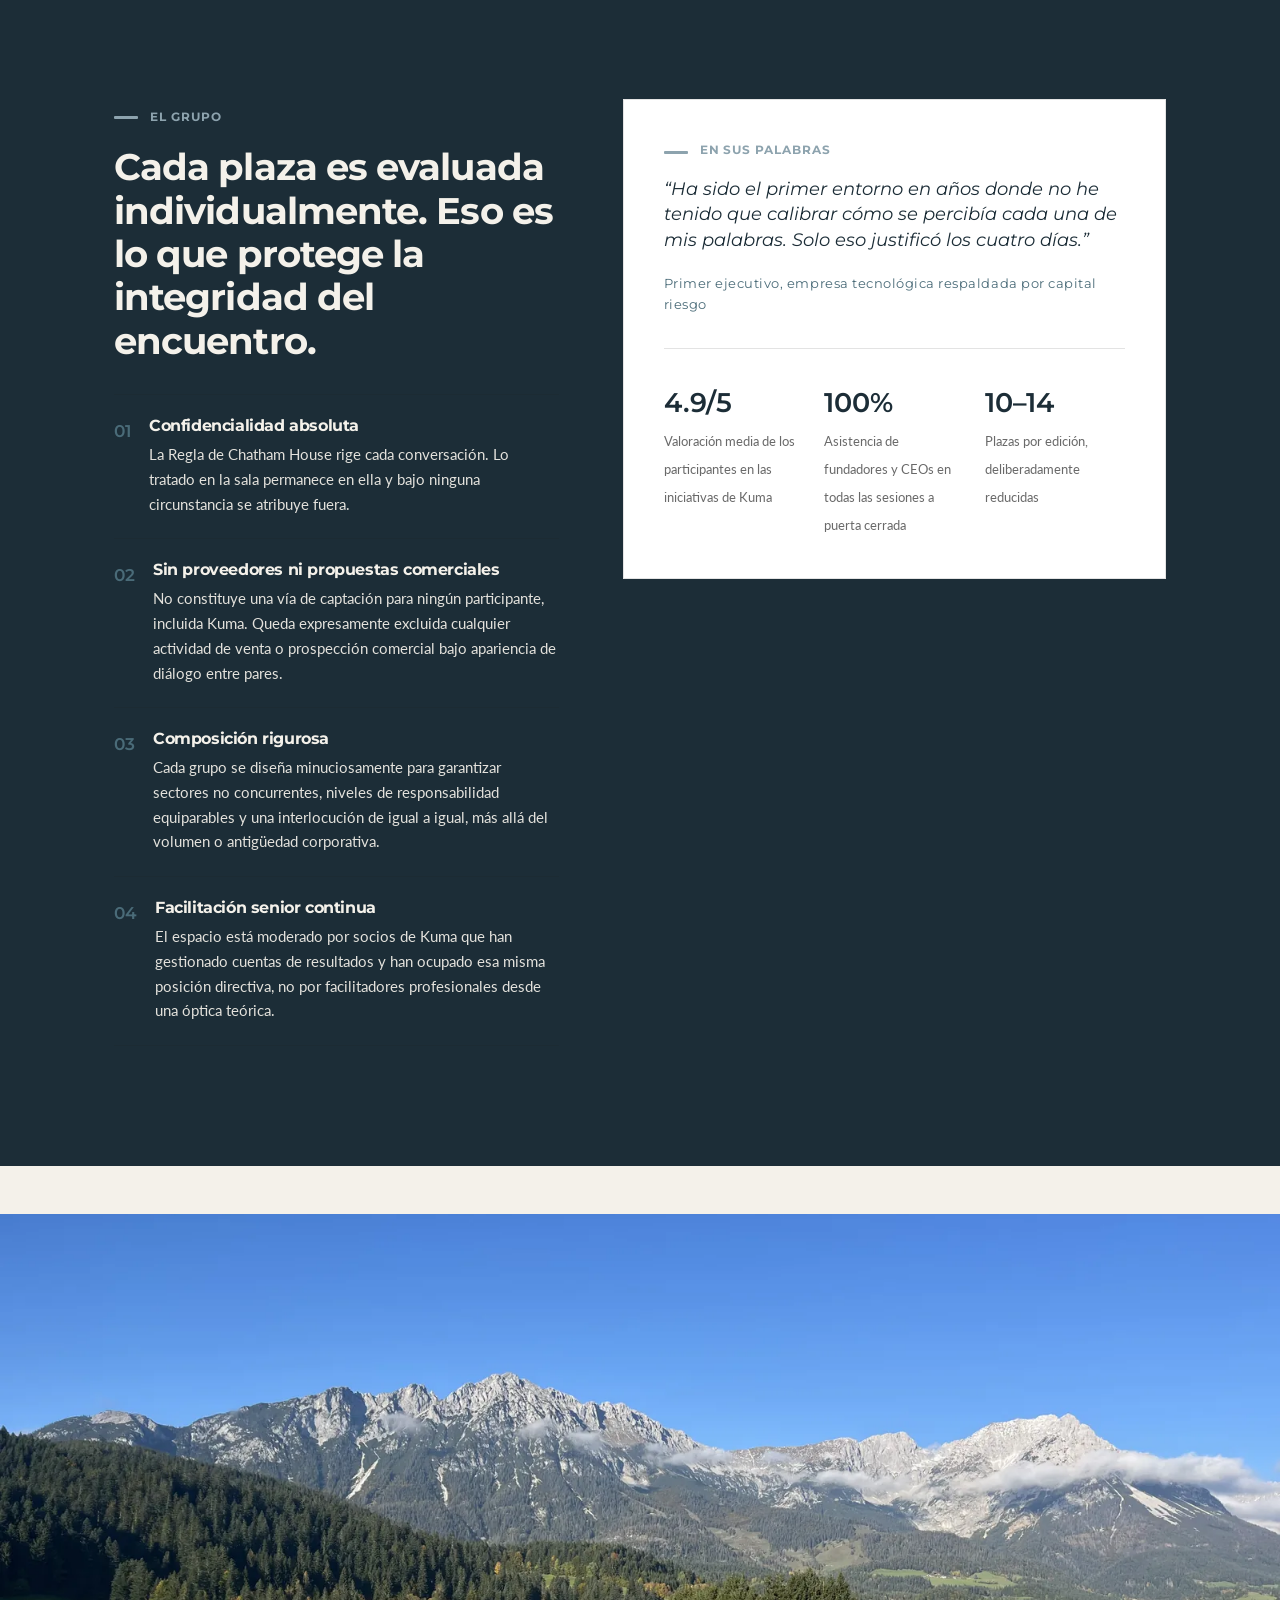
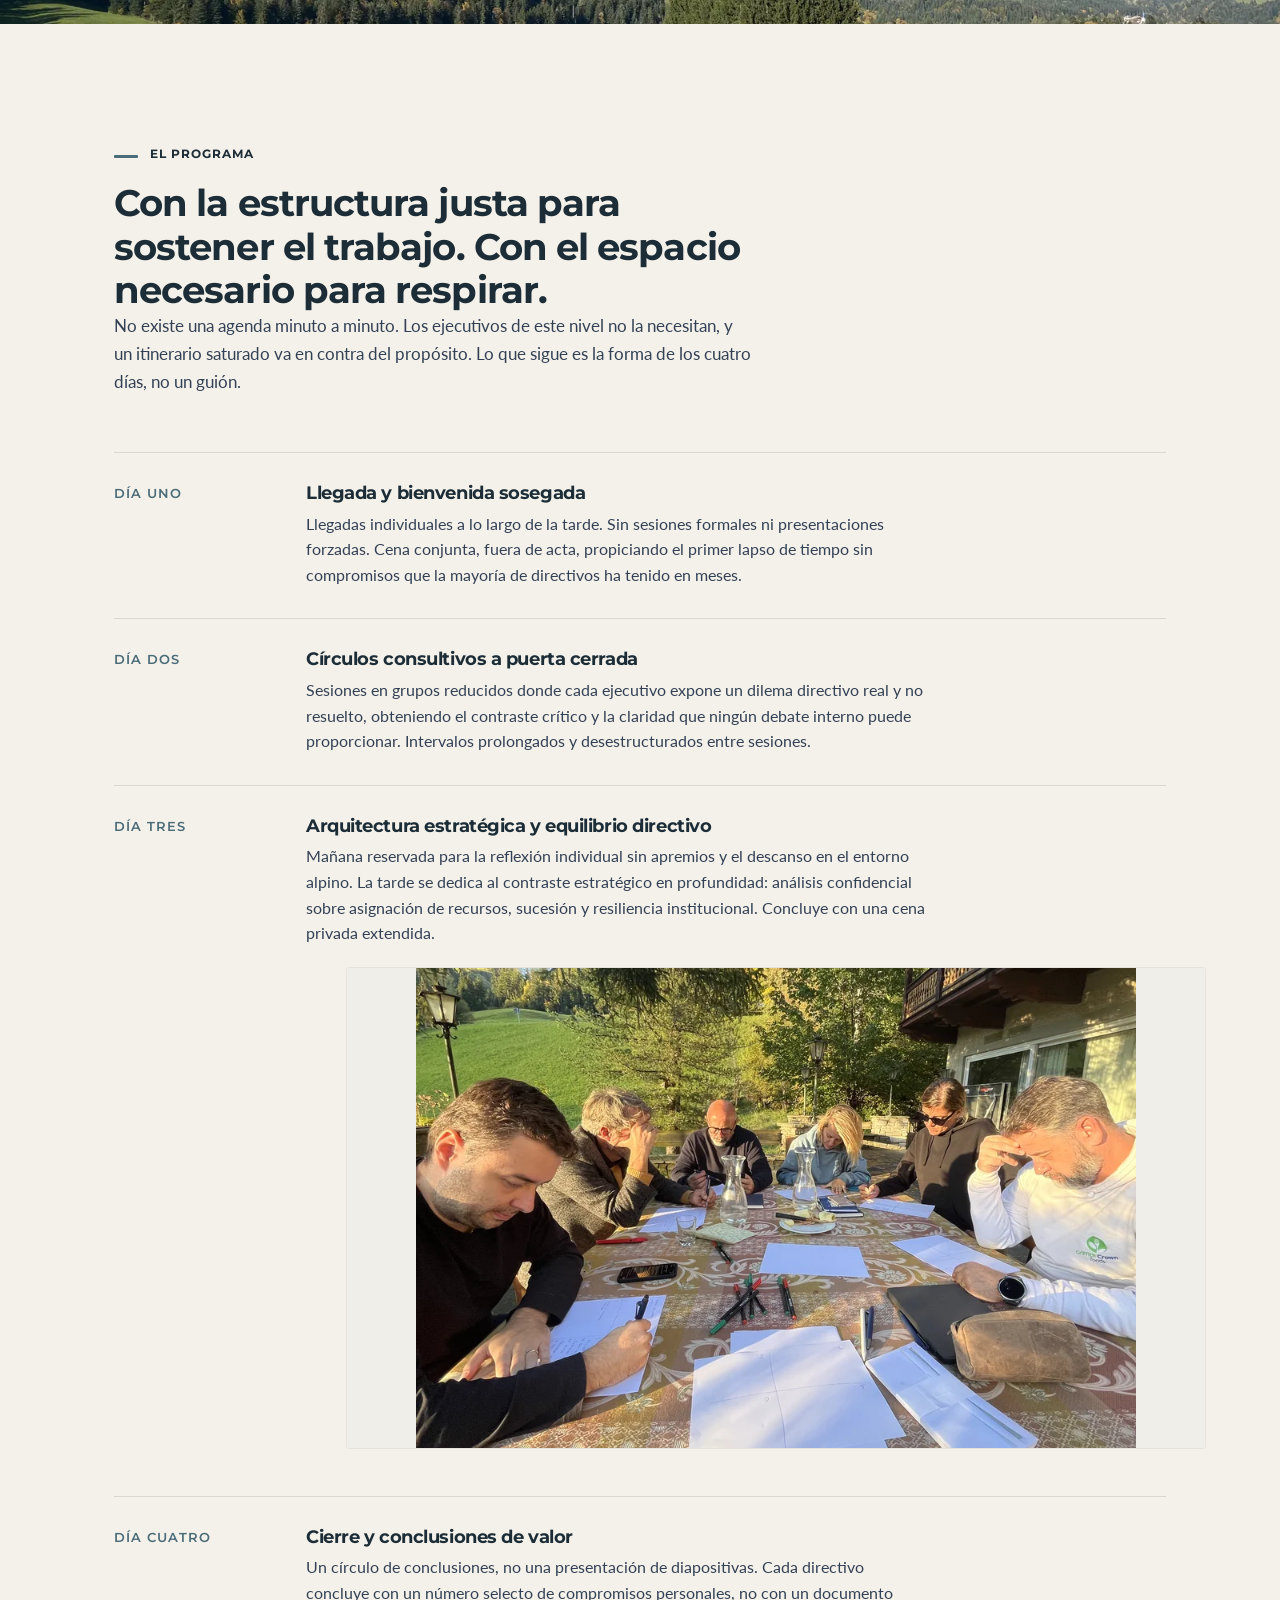
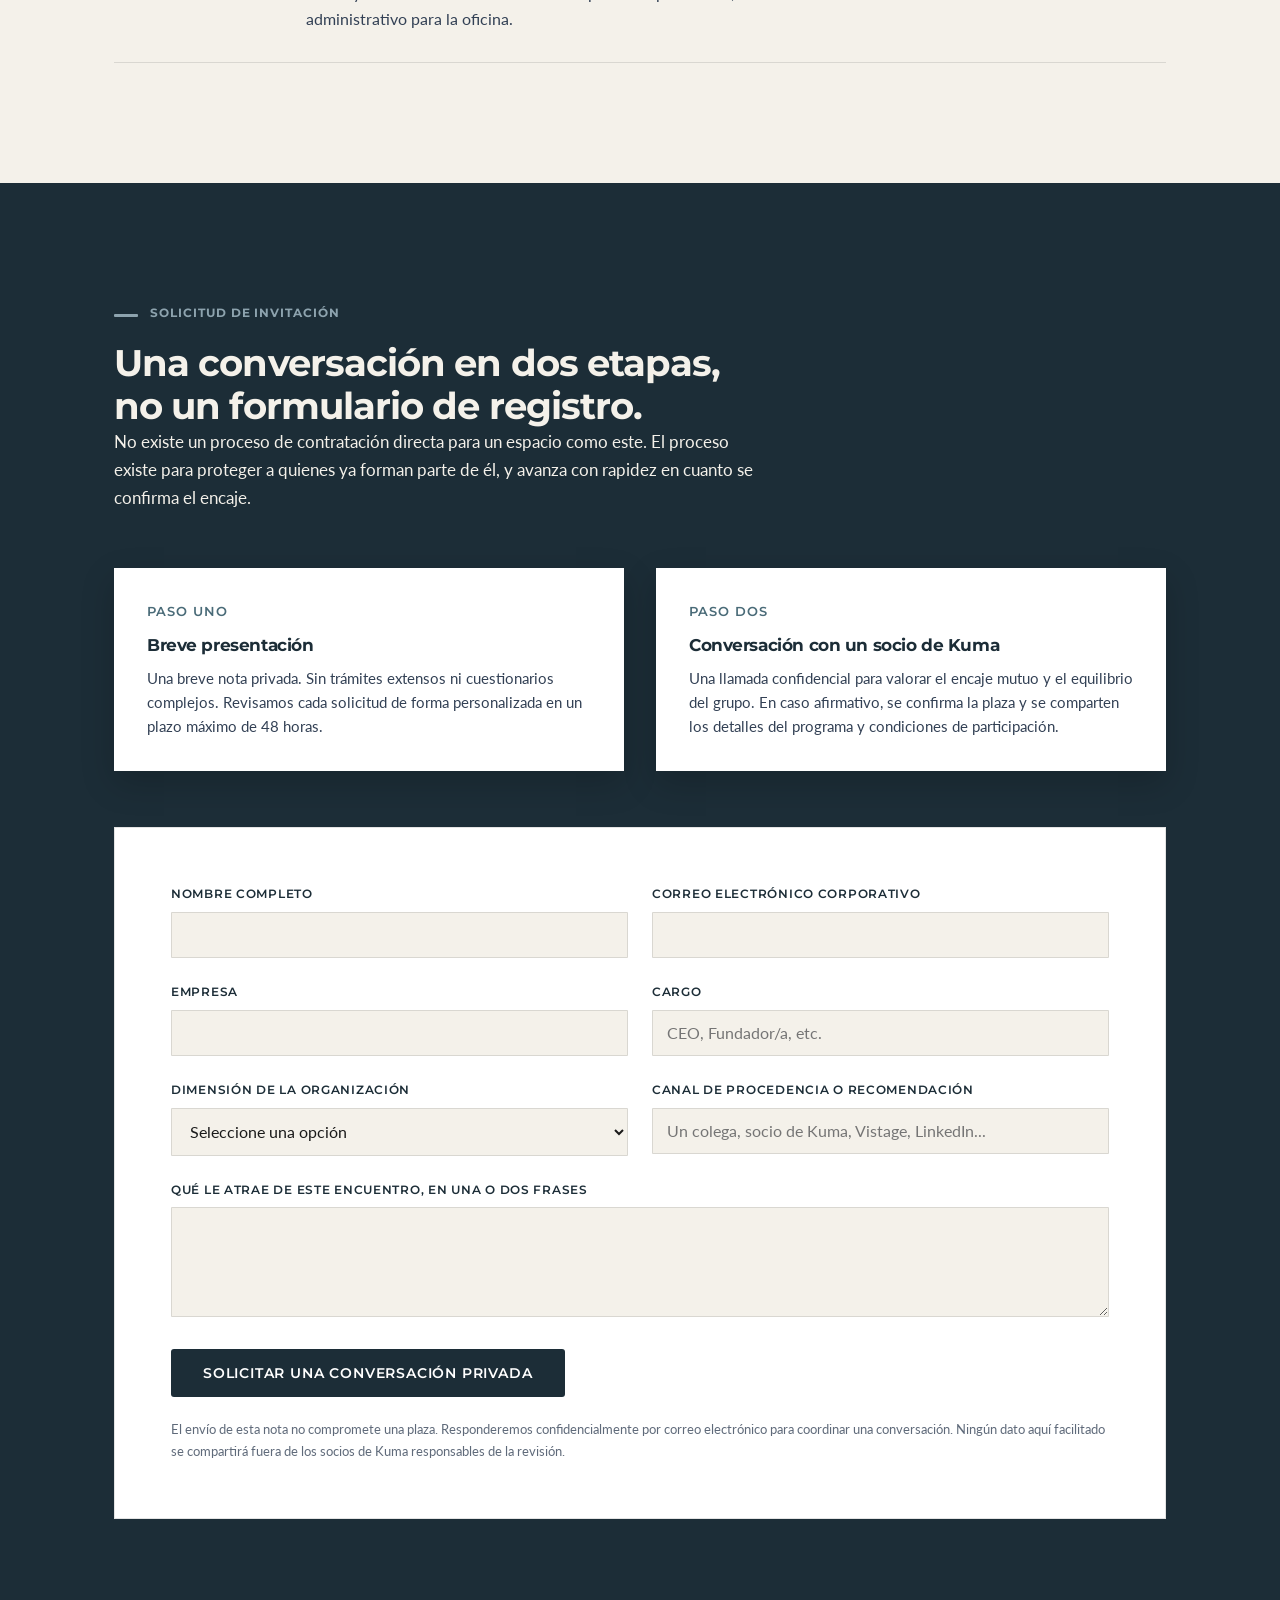
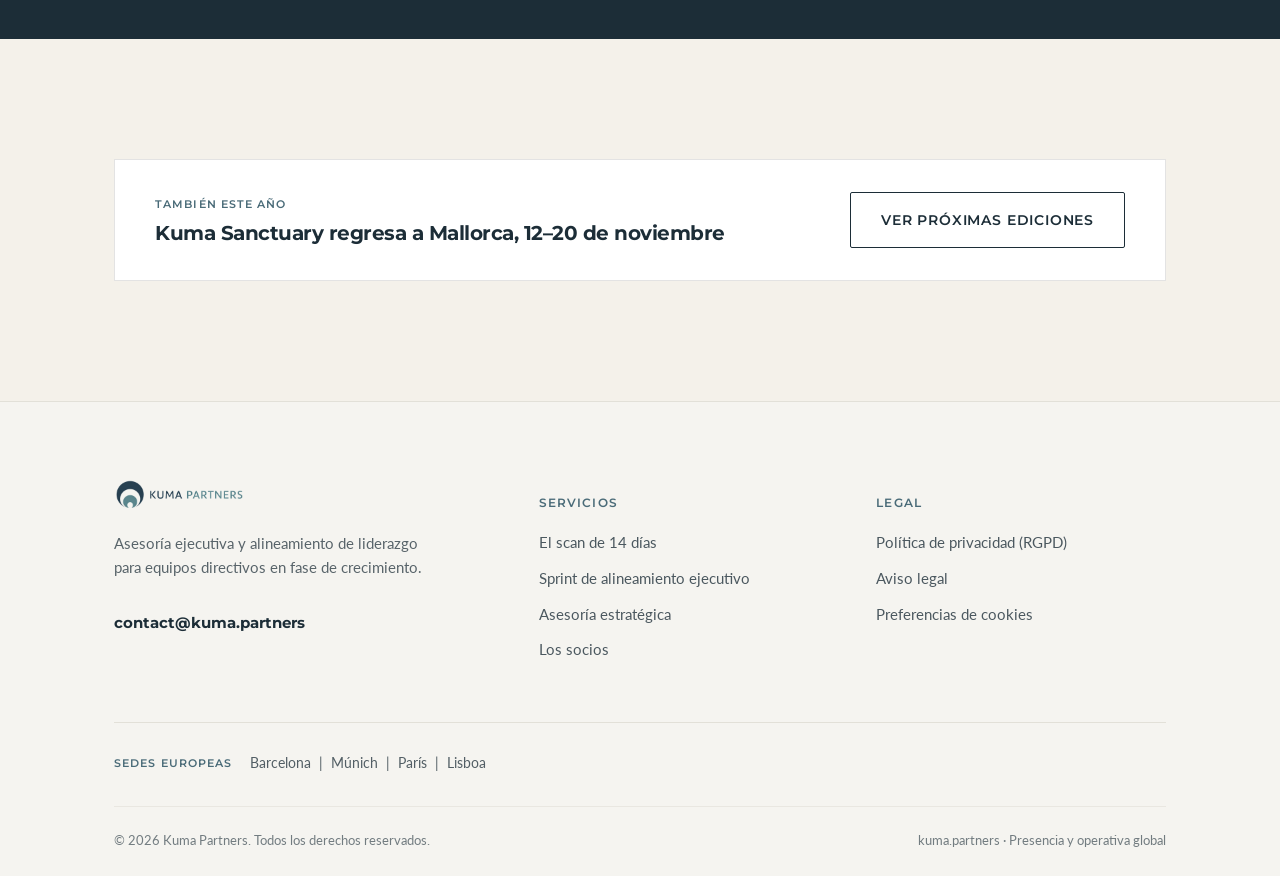
<file: index 3.html>
<!doctype html>
<html lang="es">
<head>
<meta charset="utf-8" />
<meta name="viewport" content="width=device-width, initial-scale=1" />
<title>Kuma Sanctuary, Austria · Un encuentro exclusivo para primeros ejecutivos</title>
<meta name="description" content="Un encuentro privado para entre diez y catorce primeros ejecutivos. Del 15 al 18 de octubre, Alpes austríacos. Organizado por Kuma Partners." />
<meta property="og:title" content="Kuma Sanctuary, Austria" />
<meta property="og:description" content="Un encuentro privado para entre diez y catorce primeros ejecutivos. Del 15 al 18 de octubre, Alpes austríacos. Organizado por Kuma Partners." />
<meta property="og:type" content="website" />
<link rel="icon" href="/favicon.ico?v=2" sizes="any">
<link rel="icon" href="/favicon.svg?v=2" type="image/svg+xml">
<link rel="apple-touch-icon" href="/apple-touch-icon.png?v=2">
<link rel="preconnect" href="https://fonts.googleapis.com" />
<link rel="preconnect" href="https://fonts.gstatic.com" crossorigin />
<link href="https://fonts.googleapis.com/css2?family=Montserrat:ital,wght@0,400;0,600;0,700;1,500&family=Lato:ital,wght@0,300;0,400;0,700;1,300&display=swap" rel="stylesheet" />
<link rel="stylesheet" href="/css/style.css?v=8" />
</head>
<body>

<header class="site-header">
  <div class="container">
    <a href="/es/" class="brand-lockup" aria-label="Kuma Partners">
      <img src="/assets/kuma-partners-logo.png" alt="Kuma Partners" class="brand-logo" loading="eager" />
      <span class="brand-caption">Sanctuary &middot; Austria 2026</span>
    </a>
    <nav class="header-nav">
      <a href="#tension" class="nav-link">La premisa</a>
      <a href="#pillars" class="nav-link">El trabajo</a>
      <a href="#standards" class="nav-link">El grupo</a>
      <a href="#cadence" class="nav-link">El programa</a>
      <a href="/next-offsites.html" class="nav-link">Pr&oacute;ximas fechas</a>
      <span class="lang-switch">
        <a href="/">EN</a>
        <span class="lang-sep" aria-hidden="true">|</span>
        <span class="lang-current">ES</span>
      </span>
      <a href="#apply" class="header-cta">Solicitar una invitaci&oacute;n</a>
    </nav>
  </div>
</header>

<section class="hero">
  <div class="container">
    <div class="hero-inner">
      <div class="hero-eyebrow">
        <span class="eyebrow">Solo por invitaci&oacute;n &middot; Kuma Partners</span>
      </div>
      <h1>Un espacio para las decisiones que afronta <em>en soledad</em>.</h1>
      <p class="lede">Kuma Sanctuary es un encuentro privado de cuatro d&iacute;as para entre diez y catorce primeros ejecutivos que ya no disponen de espacios donde mostrarse sin reservas. Sin otra agenda que la que el propio grupo construye. Sin audiencia. Sin nada que aparentar.</p>

      <div class="hero-meta">
        <div>
          <span class="label">Fechas</span>
          <span class="value">15&ndash;18 de octubre de 2026</span>
        </div>
        <div>
          <span class="label">Ubicaci&oacute;n</span>
          <span class="value">Finca privada, Alpes austr&iacute;acos</span>
        </div>
        <div>
          <span class="label">Cohorte</span>
          <span class="value">10&ndash;14 primeros ejecutivos</span>
        </div>
        <div>
          <span class="label">R&eacute;gimen</span>
          <span class="value">Bajo la Regla de Chatham House</span>
        </div>
      </div>

      <figure class="hero-banner">
        <img
          src="/assets/retreat-banner-1x.webp"
          srcset="/assets/retreat-banner-1x.webp 760w, /assets/retreat-banner-2x.webp 1520w"
          sizes="(min-width: 760px) 760px, 100vw"
          alt="Finca privada en los Alpes austr&iacute;acos, vista desde los terrenos de Kuma Sanctuary"
          width="760" height="326"
          loading="eager"
        />
      </figure>

      <div class="hero-ctas">
        <a href="#apply" class="btn btn-primary">Solicitar una invitaci&oacute;n</a>
        <a href="#tension" class="btn btn-ghost">En qu&eacute; consiste</a>
      </div>
      <p class="hero-note">Sin proceso p&uacute;blico de solicitud. Tarifas no publicadas aqu&iacute;. Cada plaza se confirma mediante una conversaci&oacute;n privada con un socio de Kuma.</p>
    </div>
  </div>
</section>

<section id="tension" class="section-navy">
  <div class="container">
    <div class="section-head">
      <span class="eyebrow">La premisa</span>
      <h2>A mayor responsabilidad, menor es el n&uacute;mero de personas que pueden hablarle con total franqueza.</h2>
    </div>
    <div class="tension-grid">
      <div class="tension-item">
        <span class="num">01</span>
        <h3>El aislamiento es estructural</h3>
        <p>El consejo busca seguridad. El equipo, certidumbre. Sus hom&oacute;logos fuera de la compa&ntilde;&iacute;a no disponen de una visi&oacute;n completa. Rara vez existe alguien dentro del sistema capaz de decirle la verdad sin un inter&eacute;s directo en la respuesta.</p>
      </div>
      <div class="tension-item">
        <span class="num">02</span>
        <h3>La agenda nunca cede espacio</h3>
        <p>La reflexi&oacute;n pierde por defecto ante las urgencias operativas. Por s&iacute; sola, la agenda de un l&iacute;der priorizar&aacute; siempre lo urgente sobre lo crucial. O se dise&ntilde;a expresamente un espacio ajeno a ella, o sencillamente no ocurre.</p>
      </div>
      <div class="tension-item">
        <span class="num">03</span>
        <h3>La carencia no reside en la reflexi&oacute;n convencional</h3>
        <p>No se trata de otro comit&eacute; asesor ni de talleres facilitados al uso. Se requiere la perspectiva de l&iacute;deres que han gestionado la misma responsabilidad, reunidos en un entorno concebido expresamente para la carga real de dirigir una organizaci&oacute;n.</p>
      </div>
    </div>
  </div>
</section>

<section id="pillars">
  <div class="container">
    <div class="section-head">
      <span class="eyebrow">El trabajo</span>
      <h2>Tres d&iacute;as, tres dimensiones de un mismo desaf&iacute;o.</h2>
      <p>Kuma Sanctuary articula de forma deliberada el trabajo entre la persona que asume el rol, el profesional que lo ejerce y la empresa que depende de &eacute;l. Cada dimensi&oacute;n se aborda con entidad propia, no como una mera introducci&oacute;n a la siguiente.</p>
    </div>
    <div class="pillars">
      <div class="pillar">
        <div class="pillar-mark">
          <svg width="28" height="28" viewBox="0 0 28 28" aria-hidden="true"><circle cx="14" cy="14" r="12.5" fill="none" stroke="#588088" stroke-width="1.4"/><circle cx="14" cy="14" r="4" fill="#588088"/></svg>
        </div>
        <span class="pillar-sub">Pilar uno</span>
        <h3>La persona</h3>
        <p>Un punto de inflexi&oacute;n cognitivo respecto al ritmo operativo mantenido durante a&ntilde;os. Recuperaci&oacute;n del sistema nervioso, introspecci&oacute;n sin prisas y el sosiego que una agenda saturada rara vez permite.</p>
      </div>
      <div class="pillar">
        <div class="pillar-mark">
          <svg width="28" height="28" viewBox="0 0 28 28" aria-hidden="true"><circle cx="14" cy="14" r="12.5" fill="none" stroke="#588088" stroke-width="1.4"/><rect x="9" y="9" width="10" height="10" fill="none" stroke="#588088" stroke-width="1.3"/></svg>
        </div>
        <span class="pillar-sub">Pilar dos</span>
        <h3>El profesional</h3>
        <p>Detecci&oacute;n de puntos ciegos a cargo de hom&oacute;logos con responsabilidades an&aacute;logas en otras organizaciones, no de consultores externos. Un contraste riguroso y confidencial sobre c&oacute;mo ejerce verdaderamente el liderazgo, no sobre c&oacute;mo lo describe.</p>
      </div>
      <div class="pillar">
        <div class="pillar-mark">
          <svg width="28" height="28" viewBox="0 0 28 28" aria-hidden="true"><circle cx="14" cy="14" r="12.5" fill="none" stroke="#588088" stroke-width="1.4"/><path d="M8 18 L14 9 L20 18 Z" fill="none" stroke="#588088" stroke-width="1.3"/></svg>
        </div>
        <span class="pillar-sub">Pilar tres</span>
        <h3>La empresa</h3>
        <p>Las cuestiones estrat&eacute;gicas a largo plazo que rara vez sobreviven al ciclo trimestral. Asignaci&oacute;n de capital, din&aacute;micas con el consejo, sucesi&oacute;n y aquellas decisiones estructurales tan f&aacute;ciles de postergar como costosas de asumir.</p>
      </div>
    </div>
  </div>
</section>

<section id="standards" class="section-navy">
  <div class="container">
    <div class="standards-layout">
      <div>
        <span class="eyebrow">El grupo</span>
        <h2 style="margin-top:18px; margin-bottom:32px; font-size:clamp(1.7rem,3vw,2.3rem); line-height:1.18;">Cada plaza es evaluada individualmente. Eso es lo que protege la integridad del encuentro.</h2>
        <ul class="standards-list">
          <li>
            <span class="mark">01</span>
            <div>
              <h4>Confidencialidad absoluta</h4>
              <p>La Regla de Chatham House rige cada conversaci&oacute;n. Lo tratado en la sala permanece en ella y bajo ninguna circunstancia se atribuye fuera.</p>
            </div>
          </li>
          <li>
            <span class="mark">02</span>
            <div>
              <h4>Sin proveedores ni propuestas comerciales</h4>
              <p>No constituye una v&iacute;a de captaci&oacute;n para ning&uacute;n participante, incluida Kuma. Queda expresamente excluida cualquier actividad de venta o prospecci&oacute;n comercial bajo apariencia de di&aacute;logo entre pares.</p>
            </div>
          </li>
          <li>
            <span class="mark">03</span>
            <div>
              <h4>Composici&oacute;n rigurosa</h4>
              <p>Cada grupo se dise&ntilde;a minuciosamente para garantizar sectores no concurrentes, niveles de responsabilidad equiparables y una interlocuci&oacute;n de igual a igual, m&aacute;s all&aacute; del volumen o antig&uuml;edad corporativa.</p>
            </div>
          </li>
          <li>
            <span class="mark">04</span>
            <div>
              <h4>Facilitaci&oacute;n senior continua</h4>
              <p>El espacio est&aacute; moderado por socios de Kuma que han gestionado cuentas de resultados y han ocupado esa misma posici&oacute;n directiva, no por facilitadores profesionales desde una &oacute;ptica te&oacute;rica.</p>
            </div>
          </li>
        </ul>
      </div>
      <div class="standards-aside">
        <span class="eyebrow">En sus palabras</span>
        <blockquote>&ldquo;Ha sido el primer entorno en a&ntilde;os donde no he tenido que calibrar c&oacute;mo se percib&iacute;a cada una de mis palabras. Solo eso justific&oacute; los cuatro d&iacute;as.&rdquo;</blockquote>
        <cite>Primer ejecutivo, empresa tecnol&oacute;gica respaldada por capital riesgo</cite>
        <div class="stat-row">
          <div>
            <span class="stat-num">4.9/5</span>
            <span class="stat-label">Valoraci&oacute;n media de los participantes en las iniciativas de Kuma</span>
          </div>
          <div>
            <span class="stat-num">100%</span>
            <span class="stat-label">Asistencia de fundadores y CEOs en todas las sesiones a puerta cerrada</span>
          </div>
          <div>
            <span class="stat-num">10&ndash;14</span>
            <span class="stat-label">Plazas por edici&oacute;n, deliberadamente reducidas</span>
          </div>
        </div>
      </div>
    </div>
  </div>
</section>

<div class="panoramic-divider">
  <img
    src="/assets/retreat-divider-1x.webp"
    srcset="/assets/retreat-divider-1x.webp 1600w, /assets/retreat-divider-2x.webp 3200w"
    sizes="100vw"
    alt="Vista panor&aacute;mica de los Alpes austr&iacute;acos, picos y nubes sobre el valle"
    width="1600" height="533"
    loading="lazy"
  />
</div>

<section id="cadence">
  <div class="container">
    <div class="section-head">
      <span class="eyebrow">El programa</span>
      <h2>Con la estructura justa para sostener el trabajo. Con el espacio necesario para respirar.</h2>
      <p>No existe una agenda minuto a minuto. Los ejecutivos de este nivel no la necesitan, y un itinerario saturado va en contra del prop&oacute;sito. Lo que sigue es la forma de los cuatro d&iacute;as, no un gui&oacute;n.</p>
    </div>
    <div class="cadence-list">
      <div class="cadence-row">
        <span class="day">D&iacute;a uno</span>
        <div>
          <h4>Llegada y bienvenida sosegada</h4>
          <p>Llegadas individuales a lo largo de la tarde. Sin sesiones formales ni presentaciones forzadas. Cena conjunta, fuera de acta, propiciando el primer lapso de tiempo sin compromisos que la mayor&iacute;a de directivos ha tenido en meses.</p>
        </div>
      </div>
      <div class="cadence-row">
        <span class="day">D&iacute;a dos</span>
        <div>
          <h4>C&iacute;rculos consultivos a puerta cerrada</h4>
          <p>Sesiones en grupos reducidos donde cada ejecutivo expone un dilema directivo real y no resuelto, obteniendo el contraste cr&iacute;tico y la claridad que ning&uacute;n debate interno puede proporcionar. Intervalos prolongados y desestructurados entre sesiones.</p>
        </div>
      </div>
      <div class="cadence-row">
        <span class="day">D&iacute;a tres</span>
        <div>
          <h4>Arquitectura estrat&eacute;gica y equilibrio directivo</h4>
          <p>Ma&ntilde;ana reservada para la reflexi&oacute;n individual sin apremios y el descanso en el entorno alpino. La tarde se dedica al contraste estrat&eacute;gico en profundidad: an&aacute;lisis confidencial sobre asignaci&oacute;n de recursos, sucesi&oacute;n y resiliencia institucional. Concluye con una cena privada extendida.</p>
          <figure class="cadence-photo">
            <img
              src="/assets/retreat-reflection-1x.webp"
              srcset="/assets/retreat-reflection-1x.webp 860w, /assets/retreat-reflection-2x.webp 1720w"
              sizes="(min-width: 900px) 860px, 90vw"
              alt="Directivos en una mesa privada, escribiendo en reflexi&oacute;n sin prisas durante la sesi&oacute;n matinal"
              width="860" height="484"
              loading="lazy"
            />
          </figure>
        </div>
      </div>
      <div class="cadence-row">
        <span class="day">D&iacute;a cuatro</span>
        <div>
          <h4>Cierre y conclusiones de valor</h4>
          <p>Un c&iacute;rculo de conclusiones, no una presentaci&oacute;n de diapositivas. Cada directivo concluye con un n&uacute;mero selecto de compromisos personales, no con un documento administrativo para la oficina.</p>
        </div>
      </div>
    </div>
  </div>
</section>

<section id="apply" class="section-navy">
  <div class="container">
    <div class="section-head">
      <span class="eyebrow">Solicitud de invitaci&oacute;n</span>
      <h2>Una conversaci&oacute;n en dos etapas, no un formulario de registro.</h2>
      <p>No existe un proceso de contrataci&oacute;n directa para un espacio como este. El proceso existe para proteger a quienes ya forman parte de &eacute;l, y avanza con rapidez en cuanto se confirma el encaje.</p>
    </div>

    <div class="funnel-steps">
      <div class="funnel-step">
        <span class="step-num">Paso uno</span>
        <h4>Breve presentaci&oacute;n</h4>
        <p>Una breve nota privada. Sin tr&aacute;mites extensos ni cuestionarios complejos. Revisamos cada solicitud de forma personalizada en un plazo m&aacute;ximo de 48 horas.</p>
      </div>
      <div class="funnel-step">
        <span class="step-num">Paso dos</span>
        <h4>Conversaci&oacute;n con un socio de Kuma</h4>
        <p>Una llamada confidencial para valorar el encaje mutuo y el equilibrio del grupo. En caso afirmativo, se confirma la plaza y se comparten los detalles del programa y condiciones de participaci&oacute;n.</p>
      </div>
    </div>

    <form name="sanctuary-application" method="POST" data-netlify="true" netlify-honeypot="company-website" class="apply-form" action="/success.html">
      <input type="hidden" name="form-name" value="sanctuary-application" />
      <input type="hidden" name="cohort" value="Austria, 15-18 October 2026" />
      <input type="hidden" name="language" value="es" />
      <p class="hp-field">
        <label>Leave this field blank<input name="company-website" /></label>
      </p>

      <div class="form-row">
        <div class="form-field">
          <label for="full-name">Nombre completo</label>
          <input type="text" id="full-name" name="full-name" required />
        </div>
        <div class="form-field">
          <label for="email">Correo electr&oacute;nico corporativo</label>
          <input type="email" id="email" name="email" required />
        </div>
      </div>

      <div class="form-row">
        <div class="form-field">
          <label for="company">Empresa</label>
          <input type="text" id="company" name="company" required />
        </div>
        <div class="form-field">
          <label for="title">Cargo</label>
          <input type="text" id="title" name="title" required placeholder="CEO, Fundador/a, etc." />
        </div>
      </div>

      <div class="form-row">
        <div class="form-field">
          <label for="org-scale">Dimensi&oacute;n de la organizaci&oacute;n</label>
          <select id="org-scale" name="org-scale">
            <option value="">Seleccione una opci&oacute;n</option>
            <option value="20-50 employees">20&ndash;50 empleados</option>
            <option value="50-200 employees">50&ndash;200 empleados</option>
            <option value="200+ employees">M&aacute;s de 200 empleados</option>
            <option value="$10M+ enterprise">+10M&euro; de facturaci&oacute;n</option>
          </select>
        </div>
        <div class="form-field">
          <label for="referral">Canal de procedencia o recomendaci&oacute;n</label>
          <input type="text" id="referral" name="referral" placeholder="Un colega, socio de Kuma, Vistage, LinkedIn..." />
        </div>
      </div>

      <div class="form-field">
        <label for="context">Qu&eacute; le atrae de este encuentro, en una o dos frases</label>
        <textarea id="context" name="context"></textarea>
      </div>

      <button type="submit" class="btn btn-submit">Solicitar una conversaci&oacute;n privada</button>
      <p class="form-disclaimer">El env&iacute;o de esta nota no compromete una plaza. Responderemos confidencialmente por correo electr&oacute;nico para coordinar una conversaci&oacute;n. Ning&uacute;n dato aqu&iacute; facilitado se compartir&aacute; fuera de los socios de Kuma responsables de la revisi&oacute;n.</p>
    </form>
  </div>
</section>

<section id="upcoming">
  <div class="container">
    <div class="upcoming-strip">
      <div>
        <span class="label">Tambi&eacute;n este a&ntilde;o</span>
        <h3>Kuma Sanctuary regresa a Mallorca, 12&ndash;20 de noviembre</h3>
      </div>
      <a href="/next-offsites.html" class="btn btn-ghost">Ver pr&oacute;ximas ediciones</a>
    </div>
  </div>
</section>

<footer class="site-footer">
  <div class="container">
    <div class="footer-top">
      <div class="footer-brand">
        <a href="/es/" class="brand-lockup" aria-label="Kuma Partners">
          <img src="/assets/kuma-partners-logo.png" alt="Kuma Partners" class="brand-logo brand-logo-footer" loading="lazy" />
        </a>
        <p>Asesor&iacute;a ejecutiva y alineamiento de liderazgo para equipos directivos en fase de crecimiento.</p>
        <a href="mailto:contact@kuma.partners" class="footer-contact">contact@kuma.partners</a>
      </div>
      <div class="footer-links">
        <h5>Servicios</h5>
        <ul>
          <li><a href="https://www.kumapartners.eu">El scan de 14 d&iacute;as</a></li>
          <li><a href="https://www.kumapartners.eu">Sprint de alineamiento ejecutivo</a></li>
          <li><a href="https://www.kumapartners.eu">Asesor&iacute;a estrat&eacute;gica</a></li>
          <li><a href="https://www.kumapartners.eu">Los socios</a></li>
        </ul>
      </div>
      <div class="footer-links">
        <h5>Legal</h5>
        <ul>
          <li><a href="https://www.kumapartners.eu">Pol&iacute;tica de privacidad (RGPD)</a></li>
          <li><a href="https://www.kumapartners.eu">Aviso legal</a></li>
          <li><a href="https://www.kumapartners.eu">Preferencias de cookies</a></li>
        </ul>
      </div>
    </div>
    <div class="footer-hubs">
      <span class="label">Sedes europeas</span>
      <span class="hub-list">Barcelona &nbsp;|&nbsp; M&uacute;nich &nbsp;|&nbsp; Par&iacute;s &nbsp;|&nbsp; Lisboa</span>
    </div>
    <div class="footer-bottom">
      <span>&copy; 2026 Kuma Partners. Todos los derechos reservados.</span>
      <span>kuma.partners &middot; Presencia y operativa global</span>
    </div>
  </div>
</footer>

</body>
</html>
</file>
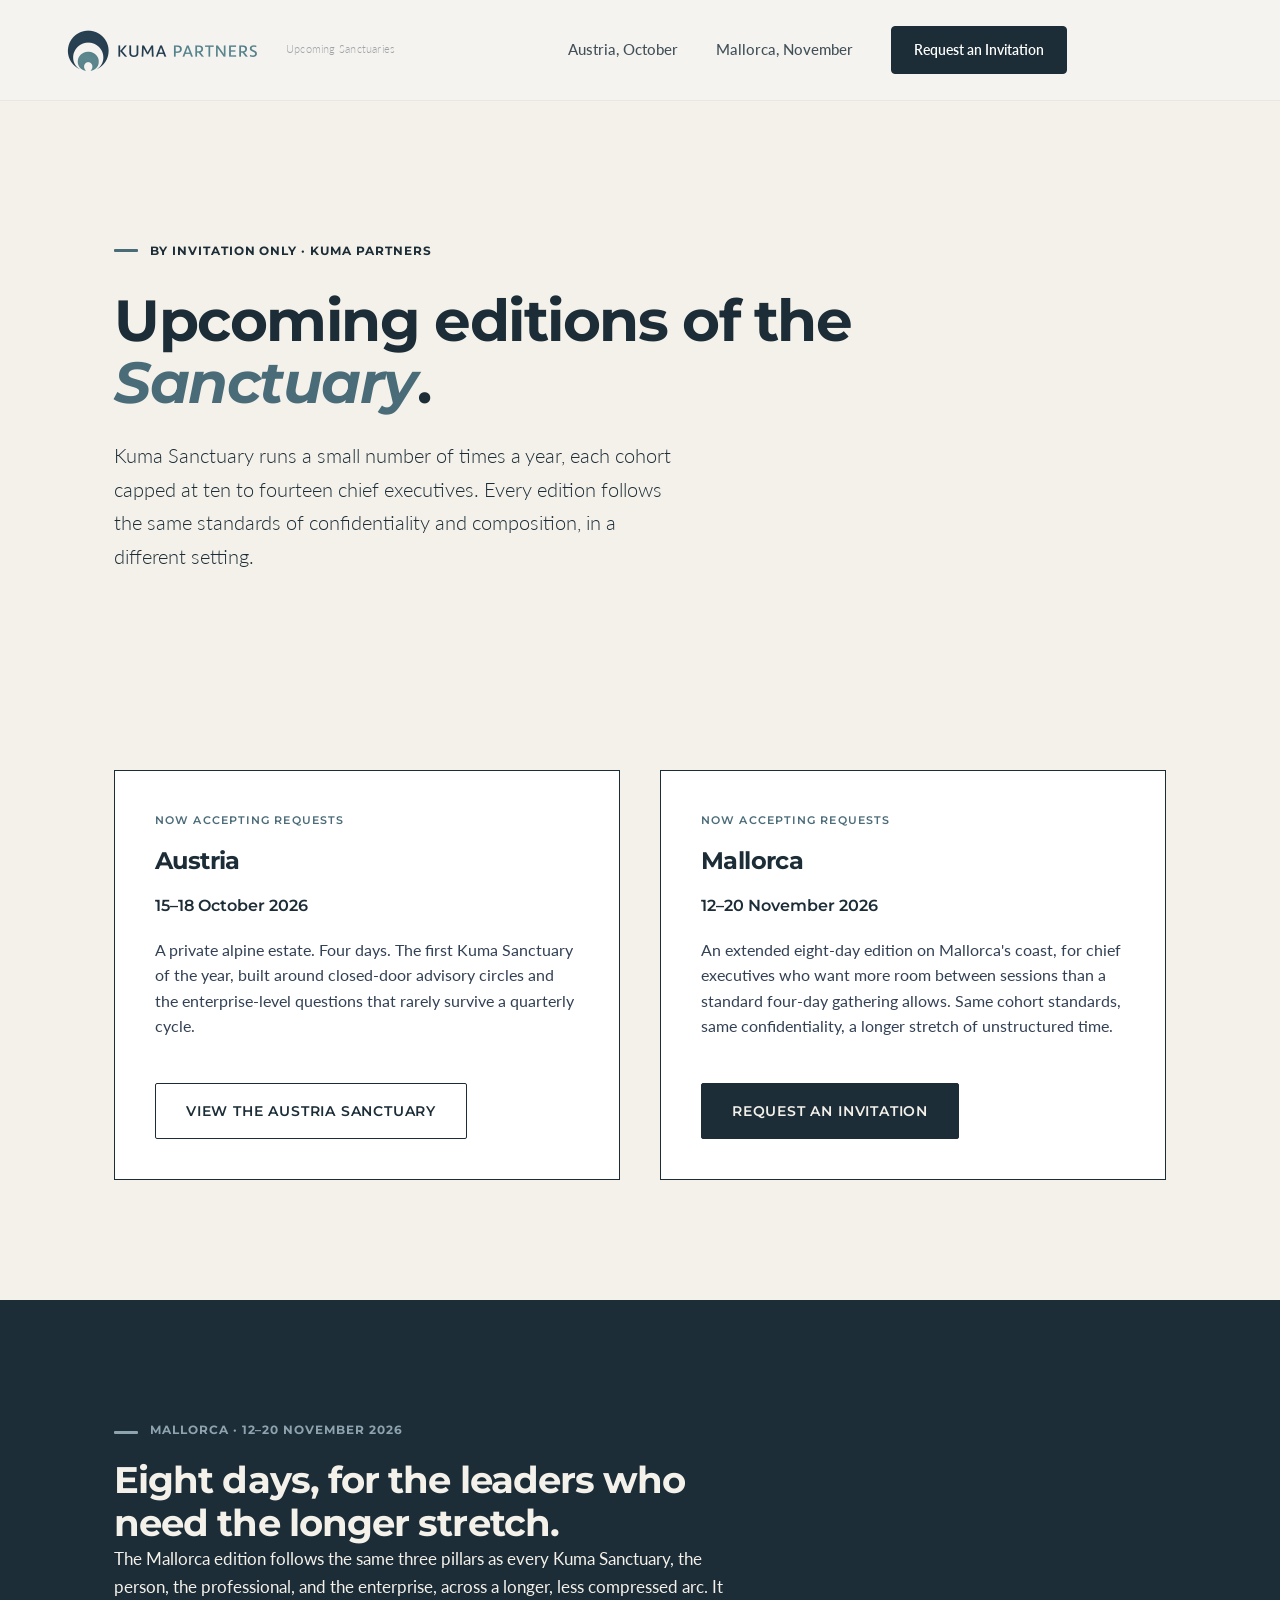
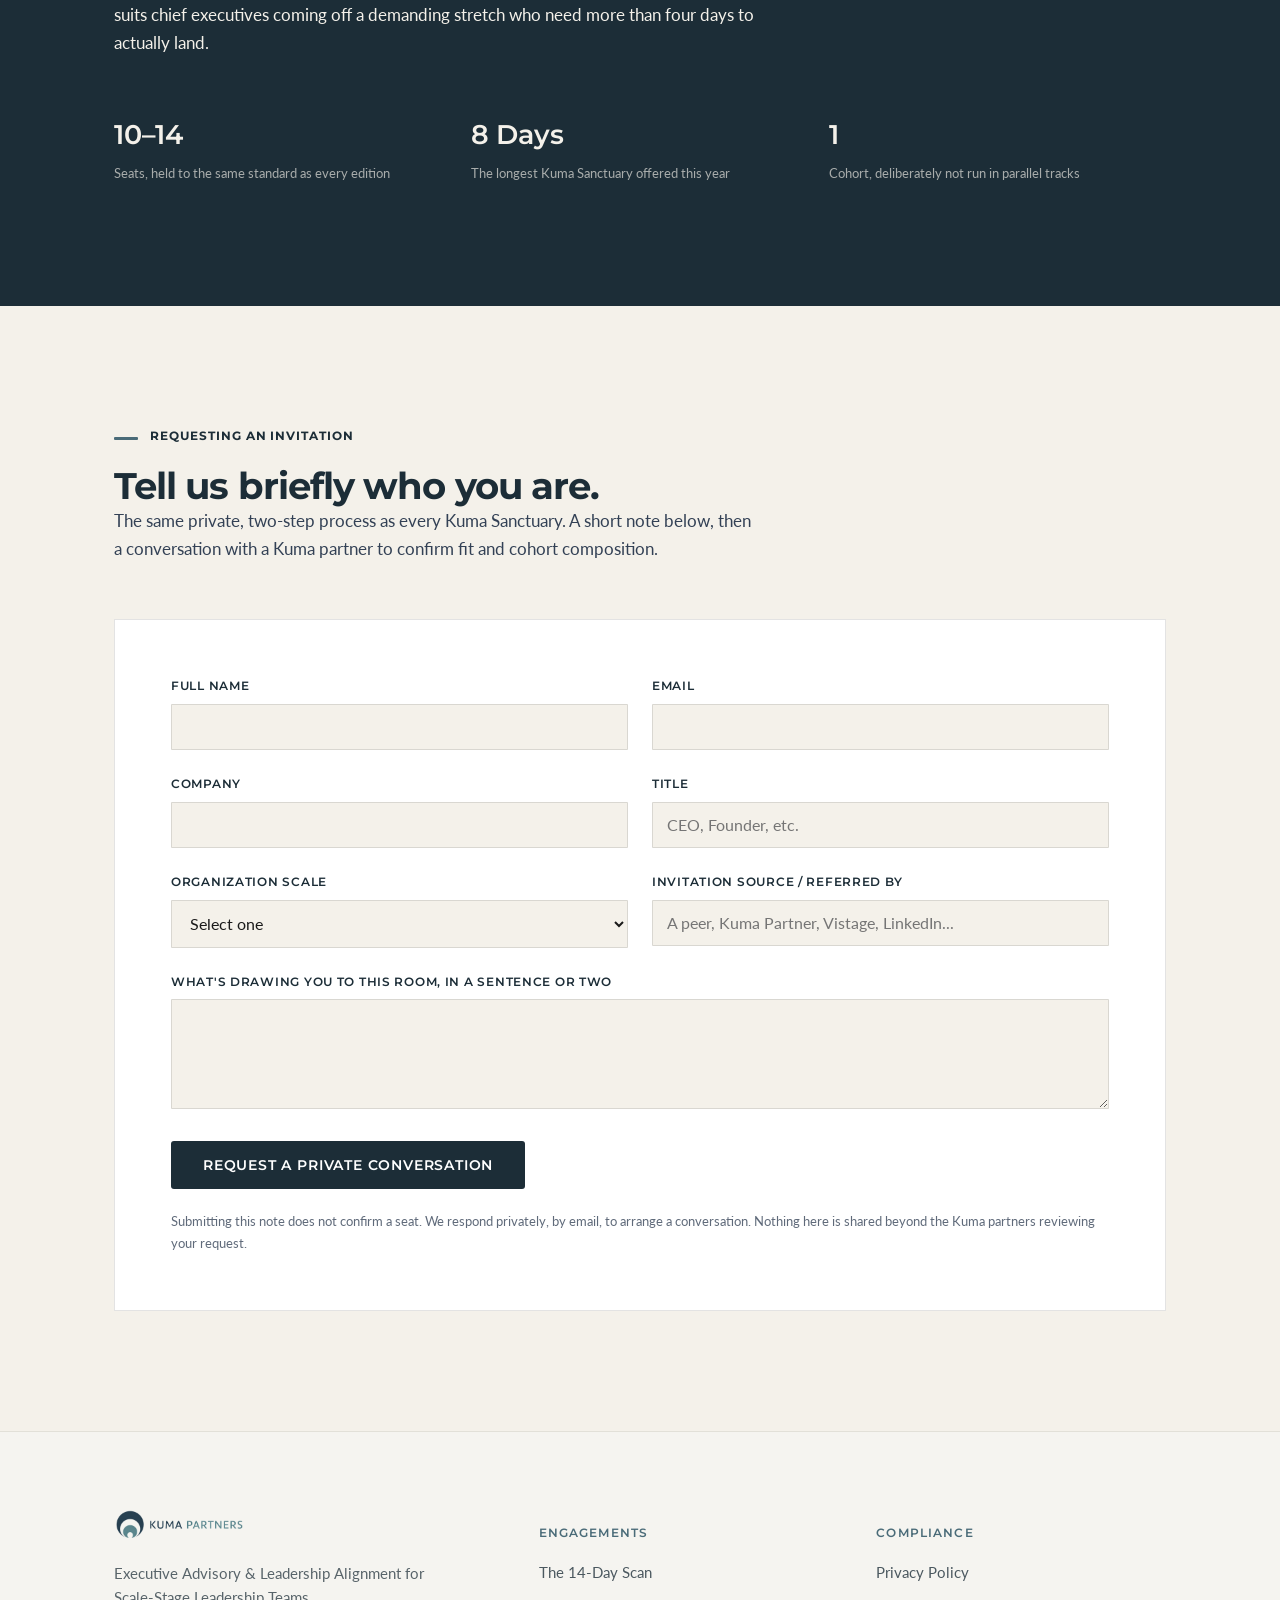
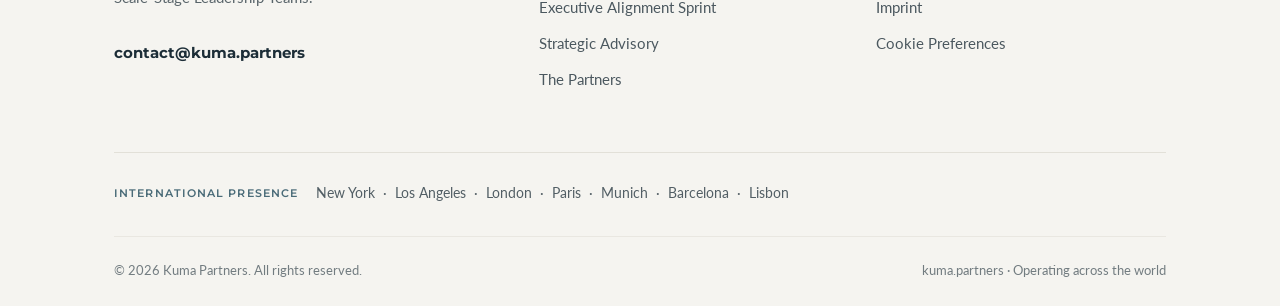
<file: next-offsites.html>
<!doctype html>
<html lang="en">
<head>
<meta charset="utf-8" />
<meta name="viewport" content="width=device-width, initial-scale=1" />
<title>Upcoming Kuma Sanctuaries · Kuma Partners</title>
<meta name="description" content="Upcoming editions of Kuma Sanctuary, the invitation-only retreat for chief executives hosted by Kuma Partners." />
<link rel="icon" href="/favicon.ico" sizes="any">
<link rel="icon" href="/favicon.svg" type="image/svg+xml">
<link rel="apple-touch-icon" href="/apple-touch-icon.png">
<link rel="preconnect" href="https://fonts.googleapis.com" />
<link rel="preconnect" href="https://fonts.gstatic.com" crossorigin />
<link href="https://fonts.googleapis.com/css2?family=Montserrat:ital,wght@0,400;0,600;0,700;1,500&family=Lato:ital,wght@0,300;0,400;0,700;1,300&display=swap" rel="stylesheet" />
<link rel="stylesheet" href="css/style.css?v=10" />
</head>
<body>

<header class="site-header">
  <div class="container">
    <a href="index.html" class="brand-lockup" aria-label="Kuma Partners">
      <img src="assets/kuma-partners-logo.png" alt="Kuma Partners" class="brand-logo" loading="eager" />
      <span class="brand-caption">Upcoming Sanctuaries</span>
    </a>
    <nav class="header-nav">
      <a href="index.html" class="nav-link">Austria, October</a>
      <a href="#mallorca" class="nav-link">Mallorca, November</a>
      <a href="index.html#apply" class="header-cta">Request an Invitation</a>
    </nav>
  </div>
</header>

<section class="hero" style="padding-bottom: 40px;">
  <div class="container">
    <div class="hero-inner">
      <div class="hero-eyebrow">
        <span class="eyebrow">By invitation only &middot; Kuma Partners</span>
      </div>
      <h1>Upcoming editions of the <em>Sanctuary</em>.</h1>
      <p class="lede">Kuma Sanctuary runs a small number of times a year, each cohort capped at ten to fourteen chief executives. Every edition follows the same standards of confidentiality and composition, in a different setting.</p>
    </div>
  </div>
</section>

<section>
  <div class="container">
    <div class="retreat-grid">

      <div class="retreat-card is-open">
        <span class="retreat-status">Now accepting requests</span>
        <h3>Austria</h3>
        <span class="retreat-dates">15&ndash;18 October 2026</span>
        <p>A private alpine estate. Four days. The first Kuma Sanctuary of the year, built around closed-door advisory circles and the enterprise-level questions that rarely survive a quarterly cycle.</p>
        <a href="index.html#apply" class="btn btn-ghost">View the Austria Sanctuary</a>
      </div>

      <div id="mallorca" class="retreat-card is-open">
        <span class="retreat-status">Now accepting requests</span>
        <h3>Mallorca</h3>
        <span class="retreat-dates">12&ndash;20 November 2026</span>
        <p>An extended eight-day edition on Mallorca's coast, for chief executives who want more room between sessions than a standard four-day gathering allows. Same cohort standards, same confidentiality, a longer stretch of unstructured time.</p>
        <a href="#apply" class="btn btn-primary">Request an Invitation</a>
      </div>

    </div>
  </div>
</section>

<section class="section-navy">
  <div class="container">
    <div class="section-head">
      <span class="eyebrow">Mallorca &middot; 12&ndash;20 November 2026</span>
      <h2>Eight days, for the leaders who need the longer stretch.</h2>
      <p>The Mallorca edition follows the same three pillars as every Kuma Sanctuary, the person, the professional, and the enterprise, across a longer, less compressed arc. It suits chief executives coming off a demanding stretch who need more than four days to actually land.</p>
    </div>
    <div class="stat-row" style="border-top:none; padding-top:0; margin-top:0;">
      <div>
        <span class="stat-num">10&ndash;14</span>
        <span class="stat-label">Seats, held to the same standard as every edition</span>
      </div>
      <div>
        <span class="stat-num">8 Days</span>
        <span class="stat-label">The longest Kuma Sanctuary offered this year</span>
      </div>
      <div>
        <span class="stat-num">1</span>
        <span class="stat-label">Cohort, deliberately not run in parallel tracks</span>
      </div>
    </div>
  </div>
</section>

<section id="apply">
  <div class="container">
    <div class="section-head">
      <span class="eyebrow">Requesting an Invitation</span>
      <h2>Tell us briefly who you are.</h2>
      <p>The same private, two-step process as every Kuma Sanctuary. A short note below, then a conversation with a Kuma partner to confirm fit and cohort composition.</p>
    </div>

    <form name="sanctuary-application" method="POST" data-netlify="true" netlify-honeypot="company-website" class="apply-form" action="/success.html">
      <input type="hidden" name="form-name" value="sanctuary-application" />
      <input type="hidden" name="cohort" value="Mallorca, 12-20 November 2026" />
      <p class="hp-field">
        <label>Leave this field blank<input name="company-website" /></label>
      </p>

      <div class="form-row">
        <div class="form-field">
          <label for="full-name">Full name</label>
          <input type="text" id="full-name" name="full-name" required />
        </div>
        <div class="form-field">
          <label for="email">Email</label>
          <input type="email" id="email" name="email" required />
        </div>
      </div>

      <div class="form-row">
        <div class="form-field">
          <label for="company">Company</label>
          <input type="text" id="company" name="company" required />
        </div>
        <div class="form-field">
          <label for="title">Title</label>
          <input type="text" id="title" name="title" required placeholder="CEO, Founder, etc." />
        </div>
      </div>

      <div class="form-row">
        <div class="form-field">
          <label for="org-scale">Organization scale</label>
          <select id="org-scale" name="org-scale">
            <option value="">Select one</option>
            <option value="20-50 employees">20&ndash;50 employees</option>
            <option value="50-200 employees">50&ndash;200 employees</option>
            <option value="200+ employees">200+ employees</option>
            <option value="$10M+ enterprise">$10M+ enterprise</option>
          </select>
        </div>
        <div class="form-field">
          <label for="referral">Invitation source / referred by</label>
          <input type="text" id="referral" name="referral" placeholder="A peer, Kuma Partner, Vistage, LinkedIn..." />
        </div>
      </div>

      <div class="form-field">
        <label for="context">What's drawing you to this room, in a sentence or two</label>
        <textarea id="context" name="context"></textarea>
      </div>

      <button type="submit" class="btn btn-submit">Request a Private Conversation</button>
      <p class="form-disclaimer">Submitting this note does not confirm a seat. We respond privately, by email, to arrange a conversation. Nothing here is shared beyond the Kuma partners reviewing your request.</p>
    </form>
  </div>
</section>

<footer class="site-footer">
  <div class="container">
    <div class="footer-top">
      <div class="footer-brand">
        <a href="index.html" class="brand-lockup" aria-label="Kuma Partners">
          <img src="assets/kuma-partners-logo.png" alt="Kuma Partners" class="brand-logo brand-logo-footer" loading="lazy" />
        </a>
        <p>Executive Advisory &amp; Leadership Alignment for Scale-Stage Leadership Teams.</p>
        <a href="mailto:contact@kuma.partners" class="footer-contact">contact@kuma.partners</a>
      </div>
      <div class="footer-links">
        <h5>Engagements</h5>
        <ul>
          <li><a href="https://kumapartners.eu/#scan">The 14-Day Scan</a></li>
          <li><a href="https://kumapartners.eu/#sprint">Executive Alignment Sprint</a></li>
          <li><a href="https://kumapartners.eu/#advisory">Strategic Advisory</a></li>
          <li><a href="https://kumapartners.eu/#partners">The Partners</a></li>
        </ul>
      </div>
      <div class="footer-links">
        <h5>Compliance</h5>
        <ul>
          <li><a href="https://kumapartners.eu/privacy">Privacy Policy</a></li>
          <li><a href="/imprint">Imprint</a></li>
          <li><button type="button" class="cookie-prefs">Cookie Preferences</button></li>
        </ul>
      </div>
    </div>
    <div class="footer-hubs">
      <span class="label">International Presence</span>
      <span class="hub-list">New York &nbsp;&middot;&nbsp; Los Angeles &nbsp;&middot;&nbsp; London &nbsp;&middot;&nbsp; Paris &nbsp;&middot;&nbsp; Munich &nbsp;&middot;&nbsp; Barcelona &nbsp;&middot;&nbsp; Lisbon</span>
    </div>
    <div class="footer-bottom">
      <span>&copy; 2026 Kuma Partners. All rights reserved.</span>
      <span>kuma.partners &middot; Operating across the world</span>
    </div>
  </div>
</footer>

</body>
</html>
</file>
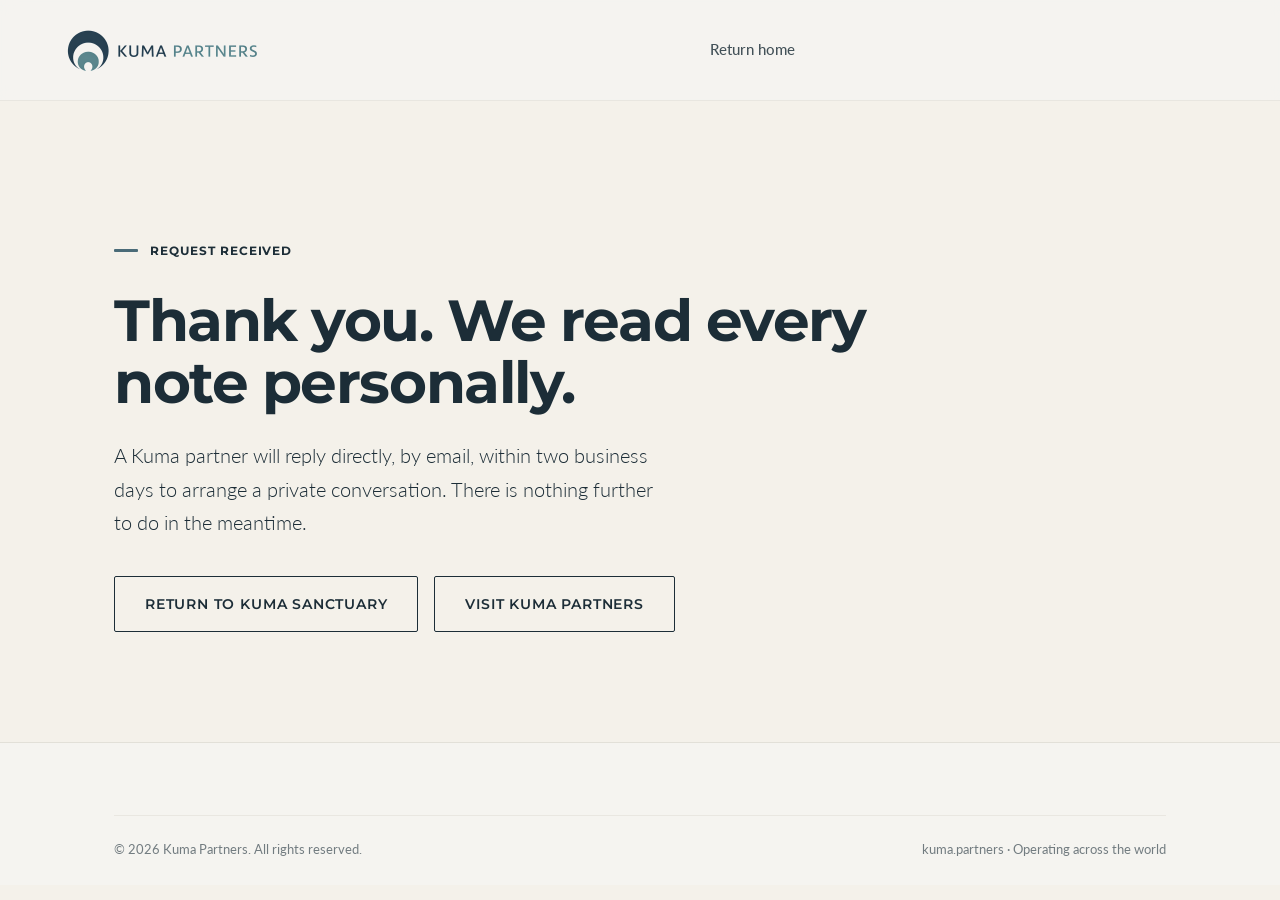
<file: success.html>
<!doctype html>
<html lang="en">
<head>
<meta charset="utf-8" />
<meta name="viewport" content="width=device-width, initial-scale=1" />
<title>Request Received · Kuma Partners</title>
<meta name="robots" content="noindex" />
<link rel="icon" href="/favicon.ico" sizes="any">
<link rel="icon" href="/favicon.svg" type="image/svg+xml">
<link rel="apple-touch-icon" href="/apple-touch-icon.png">
<link rel="preconnect" href="https://fonts.googleapis.com" />
<link rel="preconnect" href="https://fonts.gstatic.com" crossorigin />
<link href="https://fonts.googleapis.com/css2?family=Montserrat:ital,wght@0,400;0,600;0,700;1,500&family=Lato:ital,wght@0,300;0,400;0,700;1,300&display=swap" rel="stylesheet" />
<link rel="stylesheet" href="css/style.css?v=10" />
</head>
<body>

<header class="site-header">
  <div class="container">
    <a href="index.html" class="brand-lockup" aria-label="Kuma Partners">
      <img src="assets/kuma-partners-logo.png" alt="Kuma Partners" class="brand-logo" loading="eager" />
    </a>
    <nav class="header-nav">
      <a href="index.html" class="persistent-link">Return home</a>
    </nav>
  </div>
</header>

<section class="hero">
  <div class="container">
    <div class="hero-inner">
      <div class="hero-eyebrow">
        <span class="eyebrow">Request received</span>
      </div>
      <h1>Thank you. We read every note personally.</h1>
      <p class="lede">A Kuma partner will reply directly, by email, within two business days to arrange a private conversation. There is nothing further to do in the meantime.</p>
      <div class="hero-ctas">
        <a href="index.html" class="btn btn-ghost">Return to Kuma Sanctuary</a>
        <a href="https://www.kumapartners.eu" class="btn btn-ghost">Visit Kuma Partners</a>
      </div>
    </div>
  </div>
</section>

<footer class="site-footer">
  <div class="container">
    <div class="footer-bottom">
      <span>&copy; 2026 Kuma Partners. All rights reserved.</span>
      <span>kuma.partners &middot; Operating across the world</span>
    </div>
  </div>
</footer>

</body>
</html>
</file>
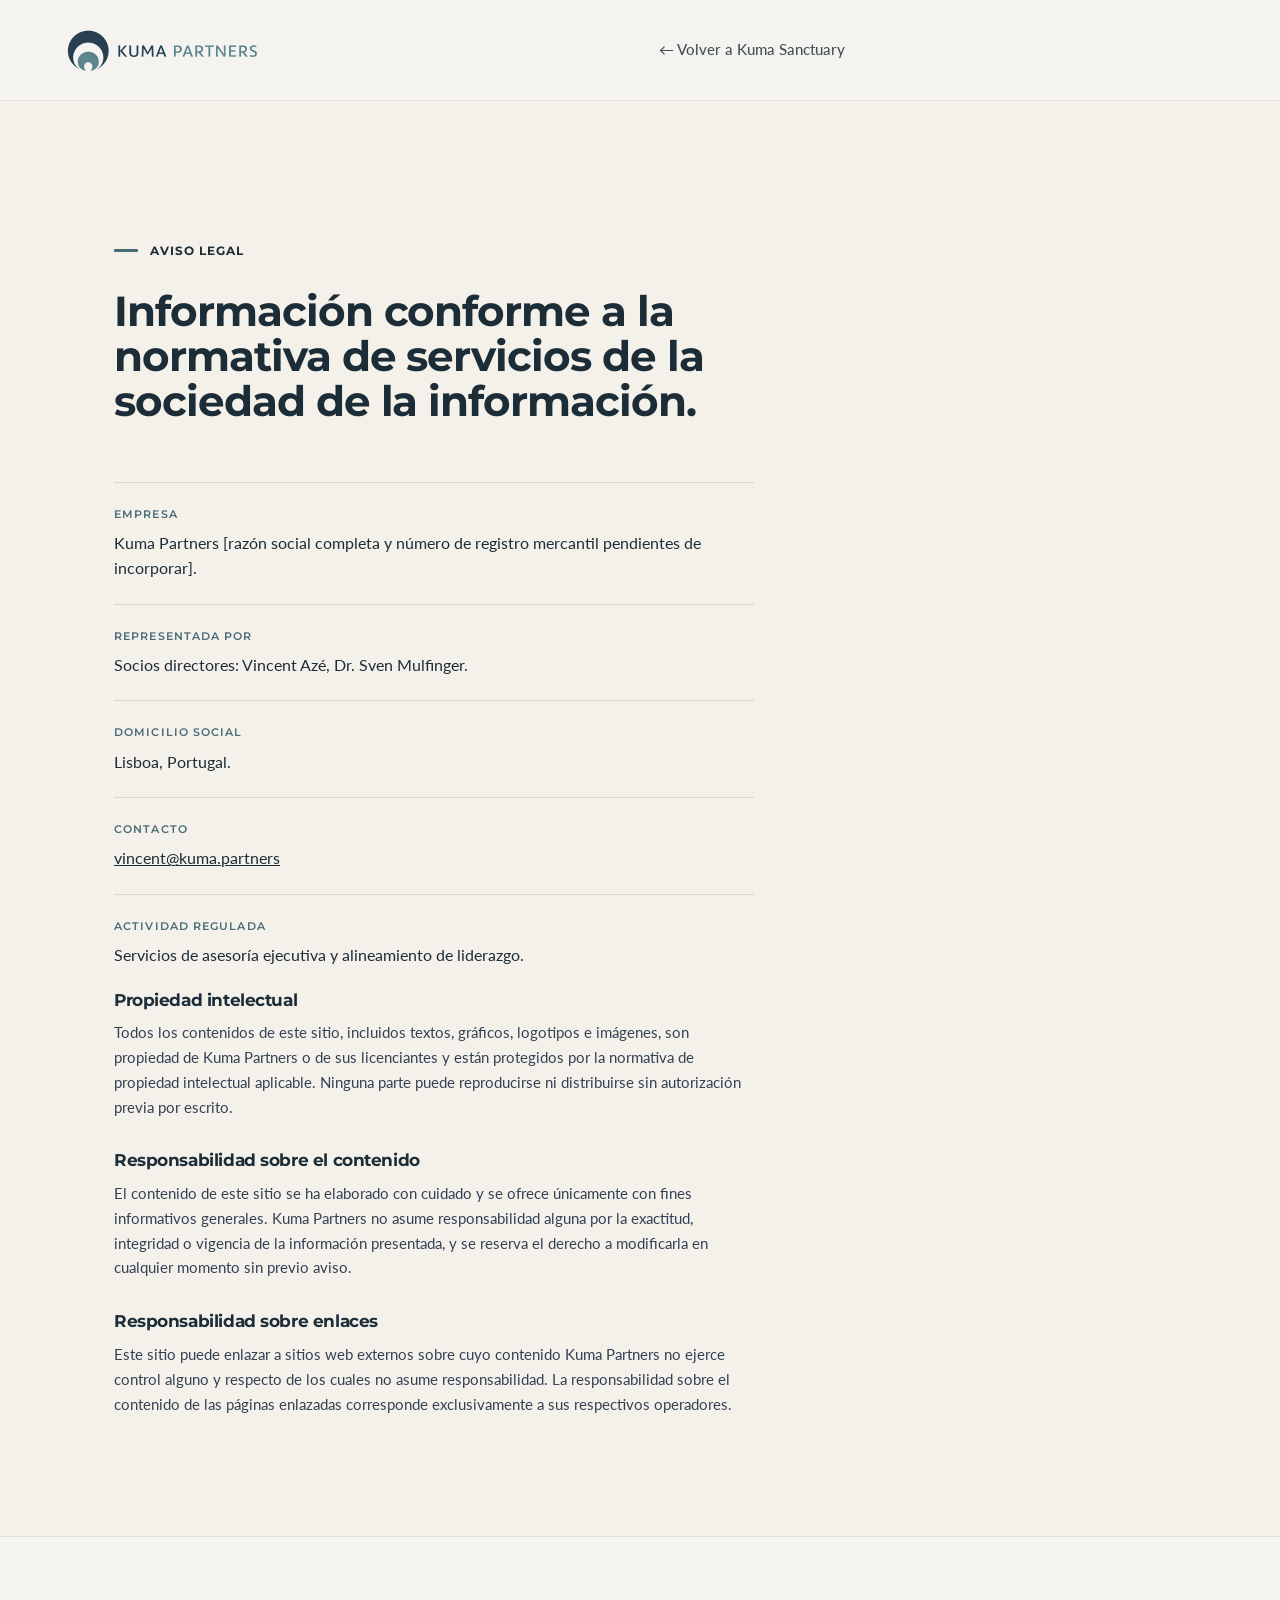
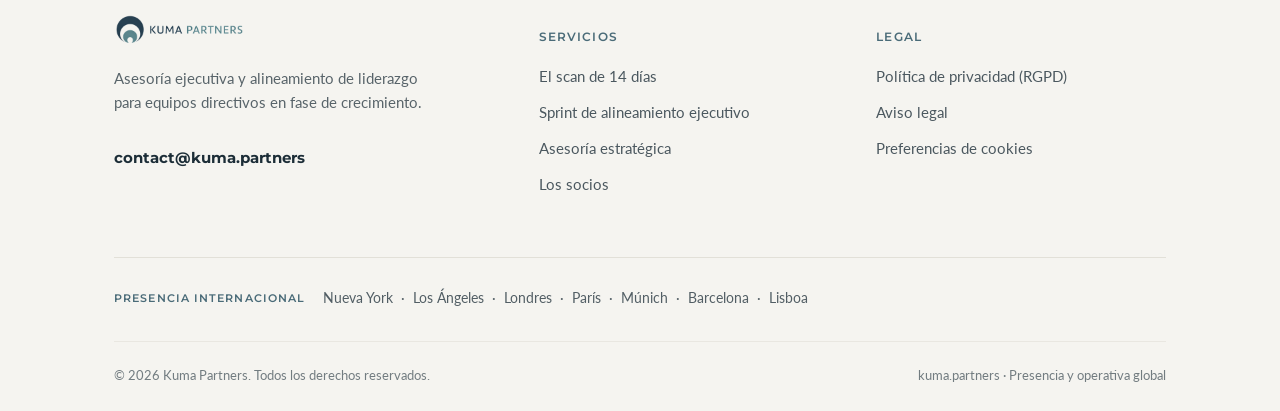
<file: es/aviso-legal.html>
<!doctype html>
<html lang="es">
<head>
<meta charset="utf-8" />
<meta name="viewport" content="width=device-width, initial-scale=1" />
<title>Aviso legal &middot; Kuma Partners</title>
<meta name="description" content="Aviso legal de Kuma Partners, conforme a la normativa de servicios de la sociedad de la informaci&oacute;n." />
<meta name="robots" content="noindex" />
<link rel="icon" href="/favicon.ico?v=2" sizes="any">
<link rel="icon" href="/favicon.svg?v=2" type="image/svg+xml">
<link rel="apple-touch-icon" href="/apple-touch-icon.png?v=2">
<link rel="preconnect" href="https://fonts.googleapis.com" />
<link rel="preconnect" href="https://fonts.gstatic.com" crossorigin />
<link href="https://fonts.googleapis.com/css2?family=Montserrat:ital,wght@0,400;0,600;0,700;1,500&family=Lato:ital,wght@0,300;0,400;0,700;1,300&display=swap" rel="stylesheet" />
<link rel="stylesheet" href="/css/style.css?v=10" />
</head>
<body>

<header class="site-header">
  <div class="container">
    <a href="/es/" class="brand-lockup" aria-label="Kuma Partners">
      <img src="/assets/kuma-partners-logo.png" alt="Kuma Partners" class="brand-logo" loading="eager" />
    </a>
    <nav class="header-nav">
      <a href="/es/" class="persistent-link">&larr; Volver a Kuma Sanctuary</a>
    </nav>
  </div>
</header>

<section class="hero" style="padding-bottom: 24px;">
  <div class="container">
    <div class="hero-inner">
      <div class="hero-eyebrow">
        <span class="eyebrow">Aviso legal</span>
      </div>
      <h1 style="font-size:clamp(1.9rem,4vw,2.6rem);">Informaci&oacute;n conforme a la normativa de servicios de la sociedad de la informaci&oacute;n.</h1>
    </div>
  </div>
</section>

<section style="padding-top: 8px;">
  <div class="container">
    <div class="legal-content">

      <div class="legal-field">
        <span class="legal-label">Empresa</span>
        <p>Kuma Partners [raz&oacute;n social completa y n&uacute;mero de registro mercantil pendientes de incorporar].</p>
      </div>

      <div class="legal-field">
        <span class="legal-label">Representada por</span>
        <p>Socios directores: Vincent Az&eacute;, Dr. Sven Mulfinger.</p>
      </div>

      <div class="legal-field">
        <span class="legal-label">Domicilio social</span>
        <p>Lisboa, Portugal.</p>
      </div>

      <div class="legal-field">
        <span class="legal-label">Contacto</span>
        <p><a href="mailto:vincent@kuma.partners">vincent@kuma.partners</a></p>
      </div>

      <div class="legal-field">
        <span class="legal-label">Actividad regulada</span>
        <p>Servicios de asesor&iacute;a ejecutiva y alineamiento de liderazgo.</p>
      </div>

      <div class="legal-disclaimers">
        <h3>Propiedad intelectual</h3>
        <p>Todos los contenidos de este sitio, incluidos textos, gr&aacute;ficos, logotipos e im&aacute;genes, son propiedad de Kuma Partners o de sus licenciantes y est&aacute;n protegidos por la normativa de propiedad intelectual aplicable. Ninguna parte puede reproducirse ni distribuirse sin autorizaci&oacute;n previa por escrito.</p>

        <h3>Responsabilidad sobre el contenido</h3>
        <p>El contenido de este sitio se ha elaborado con cuidado y se ofrece &uacute;nicamente con fines informativos generales. Kuma Partners no asume responsabilidad alguna por la exactitud, integridad o vigencia de la informaci&oacute;n presentada, y se reserva el derecho a modificarla en cualquier momento sin previo aviso.</p>

        <h3>Responsabilidad sobre enlaces</h3>
        <p>Este sitio puede enlazar a sitios web externos sobre cuyo contenido Kuma Partners no ejerce control alguno y respecto de los cuales no asume responsabilidad. La responsabilidad sobre el contenido de las p&aacute;ginas enlazadas corresponde exclusivamente a sus respectivos operadores.</p>
      </div>

    </div>
  </div>
</section>

<footer class="site-footer">
  <div class="container">
    <div class="footer-top">
      <div class="footer-brand">
        <a href="/es/" class="brand-lockup" aria-label="Kuma Partners">
          <img src="/assets/kuma-partners-logo.png" alt="Kuma Partners" class="brand-logo brand-logo-footer" loading="lazy" />
        </a>
        <p>Asesor&iacute;a ejecutiva y alineamiento de liderazgo para equipos directivos en fase de crecimiento.</p>
        <a href="mailto:contact@kuma.partners" class="footer-contact">contact@kuma.partners</a>
      </div>
      <div class="footer-links">
        <h5>Servicios</h5>
        <ul>
          <li><a href="https://kumapartners.eu/#scan">El scan de 14 d&iacute;as</a></li>
          <li><a href="https://kumapartners.eu/#sprint">Sprint de alineamiento ejecutivo</a></li>
          <li><a href="https://kumapartners.eu/#advisory">Asesor&iacute;a estrat&eacute;gica</a></li>
          <li><a href="https://kumapartners.eu/#partners">Los socios</a></li>
        </ul>
      </div>
      <div class="footer-links">
        <h5>Legal</h5>
        <ul>
          <li><a href="https://kumapartners.eu/privacy">Pol&iacute;tica de privacidad (RGPD)</a></li>
          <li><a href="/es/aviso-legal">Aviso legal</a></li>
          <li><button type="button" class="cookie-prefs">Preferencias de cookies</button></li>
        </ul>
      </div>
    </div>
    <div class="footer-hubs">
      <span class="label">Presencia internacional</span>
      <span class="hub-list">Nueva York &nbsp;&middot;&nbsp; Los &Aacute;ngeles &nbsp;&middot;&nbsp; Londres &nbsp;&middot;&nbsp; Par&iacute;s &nbsp;&middot;&nbsp; M&uacute;nich &nbsp;&middot;&nbsp; Barcelona &nbsp;&middot;&nbsp; Lisboa</span>
    </div>
    <div class="footer-bottom">
      <span>&copy; 2026 Kuma Partners. Todos los derechos reservados.</span>
      <span>kuma.partners &middot; Presencia y operativa global</span>
    </div>
  </div>
</footer>

</body>
</html>
</file>
<file: css/style.css>
/* ============================================================
   KUMA PARTNERS — CEO Sanctuary landing pages
   Brand tokens per Kuma Partners Brand Guidelines v1.1
   ============================================================ */

:root {
  --navy: #1c2d37;
  --navy-deep: #14232b;
  --teal: #4a6b78;
  --teal-soft: #8da3ae;
  --cream: #f4f1ea;
  --cream-dim: #ece7dd;
  --ink: #1a1a1a;
  --body-text: #334155;
  --white: #ffffff;
  --line: rgba(26, 26, 26, 0.12);
  --line-on-navy: rgba(244, 241, 235, 0.18);

  --font-display: "Montserrat", "Helvetica Neue", Arial, sans-serif;
  --font-body: "Lato", "Helvetica Neue", Arial, sans-serif;

  --max-width: 1180px;
  --gutter: clamp(24px, 5vw, 72px);
}

*,
*::before,
*::after {
  box-sizing: border-box;
}

html {
  scroll-behavior: smooth;
}

body {
  margin: 0;
  background: var(--cream);
  color: var(--body-text);
  font-family: var(--font-body);
  font-weight: 400;
  font-size: 17px;
  line-height: 1.65;
  -webkit-font-smoothing: antialiased;
}

img {
  max-width: 100%;
  display: block;
}

a {
  color: inherit;
}

.container {
  max-width: var(--max-width);
  margin: 0 auto;
  padding: 0 var(--gutter);
}

h1,
h2,
h3,
h4 {
  font-family: var(--font-display);
  font-weight: 700;
  letter-spacing: -0.025em;
  line-height: 1.18;
  margin: 0;
  color: var(--navy);
}

.eyebrow {
  display: inline-flex;
  align-items: center;
  font-family: var(--font-display);
  font-weight: 700;
  font-size: 12px;
  letter-spacing: 0.08em;
  text-transform: uppercase;
  color: var(--navy);
}

.eyebrow::before {
  content: "";
  display: inline-block;
  width: 24px;
  height: 3px;
  border-radius: 1px;
  background: var(--teal);
  margin-right: 12px;
  flex-shrink: 0;
}

.section-navy .eyebrow {
  color: var(--teal-soft);
}

.section-navy .eyebrow::before {
  background: var(--teal-soft);
}

p {
  margin: 0 0 1.1em;
}

p:last-child {
  margin-bottom: 0;
}

.lede {
  font-size: 1.2em;
  font-weight: 300;
  color: var(--navy);
}

/* ---------- Buttons ---------- */

.btn {
  display: inline-flex;
  align-items: center;
  gap: 10px;
  font-family: var(--font-display);
  font-weight: 600;
  font-size: 13.5px;
  letter-spacing: 0.06em;
  text-transform: uppercase;
  text-decoration: none;
  padding: 16px 30px;
  border-radius: 2px;
  border: 1px solid transparent;
  cursor: pointer;
  transition: background 0.2s ease, color 0.2s ease, border-color 0.2s ease;
}

.btn-primary {
  background: var(--navy);
  color: var(--cream);
  border-color: var(--navy);
}

.btn-primary:hover {
  background: var(--navy-deep);
  border-color: var(--navy-deep);
}

.btn-ghost {
  background: transparent;
  color: var(--navy);
  border-color: var(--navy);
}

.btn-ghost:hover {
  background: var(--navy);
  color: var(--cream);
}

.btn-ghost-inverse {
  background: transparent;
  color: var(--cream);
  border-color: var(--line-on-navy);
}

.btn-ghost-inverse:hover {
  background: var(--cream);
  color: var(--navy);
  border-color: var(--cream);
}

/* Form submit CTA — solid brand button, distinct from the outlined
   secondary buttons elsewhere on the page. */
button.btn-submit {
  appearance: none;
  -webkit-appearance: none;
  -moz-appearance: none;
  background-color: #1c2d37 !important;
  background-image: none !important;
  color: #ffffff !important;
  font-weight: 600;
  padding: 1rem 2rem;
  border-radius: 3px;
  border: none;
  width: 100%;
  cursor: pointer;
  transition: opacity 0.2s ease;
}

button.btn-submit:hover {
  opacity: 0.9;
}

@media (min-width: 561px) {
  button.btn-submit {
    width: auto;
  }
}

/* ---------- Isotype (three nested circles) ---------- */

.iso {
  display: inline-block;
  line-height: 0;
}

.iso circle {
  fill: none;
  stroke-width: 1.4;
}

/* ---------- Header ---------- */

.site-header {
  position: sticky;
  top: 0;
  z-index: 50;
  background-color: rgba(245, 244, 240, 0.92);
  backdrop-filter: blur(8px);
  border-bottom: 1px solid rgba(229, 227, 220, 0.8);
}

.site-header .container {
  display: flex;
  align-items: center;
  justify-content: space-between;
  padding-top: 20px;
  padding-bottom: 20px;
  max-width: 1360px;
}

.brand-lockup {
  display: flex;
  align-items: center;
  gap: 12px;
  text-decoration: none;
}

.brand-lockup .iso circle {
  stroke: var(--navy);
}

.wordmark {
  font-family: var(--font-display);
  font-weight: 600;
  font-size: 14.5px;
  letter-spacing: 0.14em;
  text-transform: uppercase;
  color: var(--navy);
}

.brand-logo {
  height: 60px;
  width: auto;
  display: block;
  object-fit: contain;
}

.brand-logo-footer {
  height: 40px;
}

.brand-caption {
  font-family: var(--font-body);
  font-weight: 300;
  font-size: 10.5px;
  letter-spacing: 0.02em;
  color: var(--charcoal);
  opacity: 0.4;
  margin-left: 10px;
  white-space: nowrap;
}

.wordmark small {
  display: block;
  font-family: var(--font-body);
  font-weight: 300;
  font-size: 10.5px;
  letter-spacing: 0.1em;
  color: var(--teal);
  text-transform: none;
  margin-top: 1px;
}

.site-header .container {
  gap: 24px;
}

.header-nav {
  display: flex;
  align-items: center;
  justify-content: center;
  gap: clamp(16px, 3vw, 40px);
  flex: 1 1 auto;
}

.header-nav a.nav-link,
.header-nav a.persistent-link {
  font-family: var(--font-body);
  font-size: 14.5px;
  font-weight: 500;
  letter-spacing: 0;
  text-transform: none;
  text-decoration: none;
  color: var(--charcoal);
  opacity: 0.82;
  white-space: nowrap;
}

.header-nav a.nav-link:hover,
.header-nav a.persistent-link:hover {
  opacity: 1;
}

.lang-switch {
  display: flex;
  align-items: center;
  gap: 6px;
  font-family: var(--font-body);
  font-size: 13px;
  font-weight: 600;
  letter-spacing: 0.02em;
  white-space: nowrap;
  flex: 0 0 auto;
}

.lang-switch a {
  text-decoration: none;
  color: var(--teal-soft);
  transition: color 0.2s ease;
}

.lang-switch a:hover {
  color: var(--navy);
}

.lang-switch .lang-current {
  color: var(--charcoal);
}

.lang-switch .lang-sep {
  color: var(--line);
  opacity: 0.9;
}

.header-cta {
  flex: 0 0 auto;
  font-family: var(--font-body);
  font-size: 14px;
  font-weight: 600;
  letter-spacing: 0;
  text-transform: none;
  text-decoration: none;
  background: var(--charcoal);
  color: #ffffff;
  padding: 11px 22px;
  border-radius: 4px;
  border: 1px solid var(--charcoal);
  transition: background 0.2s ease;
}

.header-cta:hover {
  background: #14232b;
}

/* ---------- Hero ---------- */

.hero {
  position: relative;
  padding: clamp(64px, 12vw, 140px) 0 clamp(56px, 9vw, 110px);
  overflow: hidden;
  background: var(--cream);
}

.hero-motif {
  position: absolute;
  inset: 0;
  z-index: 0;
  opacity: 0.55;
  pointer-events: none;
}

.hero .container {
  position: relative;
  z-index: 1;
}

.hero-inner {
  max-width: 760px;
}

.hero-eyebrow {
  display: flex;
  align-items: center;
  margin-bottom: 28px;
}

.hero h1 {
  font-size: clamp(2.3rem, 4.6vw, 3.6rem);
  line-height: 1.08;
  margin-bottom: 26px;
}

.hero h1 em {
  font-style: italic;
  color: var(--teal);
}

.hero .lede {
  max-width: 560px;
  margin-bottom: 36px;
}

.hero-meta {
  display: flex;
  flex-wrap: wrap;
  gap: 28px 44px;
  margin: 40px 0 40px;
  padding-top: 32px;
  border-top: 1px solid var(--line);
}

.hero-meta div span {
  display: block;
}

.hero-meta .label {
  font-family: var(--font-display);
  font-size: 11px;
  font-weight: 600;
  letter-spacing: 0.1em;
  text-transform: uppercase;
  color: var(--teal);
  margin-bottom: 6px;
}

.hero-meta .value {
  font-family: var(--font-display);
  font-size: 1.02rem;
  font-weight: 600;
  color: var(--navy);
}

.hero-ctas {
  display: flex;
  flex-wrap: wrap;
  gap: 16px;
  align-items: center;
}

.hero-note {
  margin-top: 18px;
  font-size: 13.5px;
  color: var(--navy);
  opacity: 0.65;
}

/* ---------- Retreat photography ---------- */

.hero-banner {
  position: relative;
  margin: 0 0 40px;
  border-radius: 3px;
  overflow: hidden;
  aspect-ratio: 21 / 9;
}

.hero-banner img {
  width: 100%;
  height: 100%;
  object-fit: cover;
  display: block;
}

.cadence-photo {
  margin-top: 20px;
  border-radius: 3px;
  overflow: hidden;
  border: 1px solid #e5e3dc;
  width: 100%;
  text-align: center;
  background-color: #efeee9;
}

.cadence-photo img {
  display: block;
  width: auto;
  height: auto;
  max-width: 100%;
  max-height: 480px;
  margin: 0 auto;
}

.panoramic-divider {
  width: 100%;
  height: clamp(280px, 32vw, 420px);
  overflow: hidden;
  margin-top: clamp(24px, 4vw, 48px);
}

.panoramic-divider img {
  width: 100%;
  height: 100%;
  object-fit: cover;
  object-position: center 65%;
  display: block;
}

/* ---------- Sections ---------- */

section {
  padding: clamp(64px, 10vw, 120px) 0;
}

#tension,
#pillars,
#standards,
#cadence,
#apply,
#upcoming {
  scroll-margin-top: 100px;
}

.section-navy {
  background: var(--navy);
  color: var(--cream);
}

.section-navy h2,
.section-navy h3,
.section-navy h4 {
  color: var(--cream);
}

.section-navy .funnel-step h4,
.section-navy .standards-aside h4 {
  color: var(--navy);
}

.section-navy .eyebrow {
  color: var(--teal-soft);
}

.section-navy a {
  color: var(--cream);
}

.section-head {
  max-width: 640px;
  margin-bottom: 56px;
}

.section-head .eyebrow {
  display: block;
  margin-bottom: 18px;
}

.section-head h2 {
  font-size: clamp(1.7rem, 3vw, 2.3rem);
  line-height: 1.18;
}

/* ---------- Tension section ---------- */

.tension-grid {
  display: grid;
  grid-template-columns: repeat(3, 1fr);
  gap: 40px;
}

.tension-item {
  border-top: 1px solid var(--line-on-navy);
  padding-top: 24px;
}

.tension-item .num {
  font-family: var(--font-display);
  font-size: 12px;
  letter-spacing: 0.1em;
  color: var(--teal-soft);
  display: block;
  margin-bottom: 14px;
}

.tension-item h3 {
  font-size: 1.05rem;
  margin-bottom: 10px;
}

.tension-item p {
  font-size: 15.5px;
  color: var(--cream);
  opacity: 0.92;
}

/* ---------- Pillars ---------- */

.pillars {
  display: grid;
  grid-template-columns: repeat(3, 1fr);
  gap: 1px;
  background: var(--line);
  border: 1px solid var(--line);
}

.pillar {
  background: var(--cream);
  padding: 44px 36px;
}

.pillar .pillar-mark {
  margin-bottom: 28px;
}

.pillar h3 {
  font-size: 1.3rem;
  margin-bottom: 6px;
}

.pillar .pillar-sub {
  font-family: var(--font-display);
  font-size: 11px;
  font-weight: 600;
  letter-spacing: 0.1em;
  text-transform: uppercase;
  color: var(--teal);
  margin-bottom: 16px;
  display: block;
}

.pillar p {
  font-size: 15.5px;
  color: var(--body-text);
}

/* ---------- Standards / cohort ---------- */

.standards-layout {
  display: grid;
  grid-template-columns: 0.9fr 1.1fr;
  gap: 64px;
  align-items: start;
}

.standards-list {
  list-style: none;
  margin: 0;
  padding: 0;
}

.standards-list li {
  display: flex;
  gap: 18px;
  padding: 22px 0;
  border-top: 1px solid var(--line);
}

.standards-list li:last-child {
  border-bottom: 1px solid var(--line);
}

.standards-list .mark {
  font-family: var(--font-display);
  font-weight: 600;
  color: var(--teal);
  flex-shrink: 0;
}

.standards-list h4 {
  font-size: 1rem;
  margin-bottom: 6px;
}

.standards-list p {
  font-size: 15px;
  color: var(--cream);
  opacity: 0.92;
}

.standards-aside {
  background: var(--white);
  border: 1px solid var(--line);
  padding: 40px;
}

.standards-aside .eyebrow {
  display: block;
  margin-bottom: 16px;
}

.standards-aside blockquote {
  margin: 0 0 20px;
  font-family: var(--font-display);
  font-style: italic;
  font-size: 1.15rem;
  color: var(--navy);
  line-height: 1.4;
}

.standards-aside cite {
  display: block;
  font-style: normal;
  font-size: 13px;
  color: var(--teal);
  font-family: var(--font-display);
  letter-spacing: 0.04em;
}

.stat-row {
  display: grid;
  grid-template-columns: repeat(3, 1fr);
  gap: 20px;
  margin-top: 32px;
  padding-top: 32px;
  border-top: 1px solid var(--line);
}

.stat-row .stat-num {
  font-family: var(--font-display);
  font-size: 1.7rem;
  font-weight: 600;
  color: var(--navy);
  display: block;
}

.stat-row .stat-label {
  font-size: 12.5px;
  color: var(--ink);
  opacity: 0.65;
}

.section-navy .container > .stat-row {
  border-top-color: var(--line-on-navy);
}

.section-navy .container > .stat-row .stat-num {
  color: var(--cream);
}

.section-navy .container > .stat-row .stat-label {
  color: var(--cream);
  opacity: 0.65;
}

/* ---------- Cadence ---------- */

.cadence-list {
  display: grid;
  gap: 0;
}

.cadence-row {
  display: grid;
  grid-template-columns: 160px 1fr;
  gap: 32px;
  padding: 30px 0;
  border-top: 1px solid var(--line);
}

.cadence-row:last-child {
  border-bottom: 1px solid var(--line);
}

.cadence-row .day {
  font-family: var(--font-display);
  font-weight: 600;
  color: var(--teal);
  font-size: 13px;
  letter-spacing: 0.08em;
  text-transform: uppercase;
}

.cadence-row h4 {
  font-size: 1.1rem;
  margin-bottom: 8px;
}

.cadence-row p {
  font-size: 15.5px;
  color: var(--body-text);
  max-width: 620px;
}

/* ---------- Application funnel ---------- */

.funnel-steps {
  display: grid;
  grid-template-columns: repeat(2, 1fr);
  gap: 32px;
  margin-bottom: 56px;
}

.funnel-step {
  border: 1px solid rgba(255, 255, 255, 0.08);
  padding: 32px;
  background: var(--white);
  box-shadow: 0 12px 32px rgba(0, 0, 0, 0.18);
}

.funnel-step .step-num {
  font-family: var(--font-display);
  font-weight: 600;
  color: var(--teal);
  font-size: 13px;
  letter-spacing: 0.08em;
  text-transform: uppercase;
  display: block;
  margin-bottom: 14px;
}

.funnel-step h4 {
  font-size: 1.05rem;
  margin-bottom: 10px;
}

.funnel-step p {
  font-size: 15px;
  line-height: 1.6;
  font-weight: 400;
  color: var(--body-text);
}

/* ---------- Form ---------- */

.apply-form {
  background: var(--white);
  border: 1px solid var(--line);
  padding: clamp(28px, 5vw, 56px);
}

.form-row {
  display: grid;
  grid-template-columns: 1fr 1fr;
  gap: 24px;
}

.form-field {
  margin-bottom: 24px;
}

.form-field label {
  display: block;
  font-family: var(--font-display);
  font-size: 12px;
  font-weight: 600;
  letter-spacing: 0.06em;
  text-transform: uppercase;
  color: var(--navy);
  margin-bottom: 8px;
}

.form-field input,
.form-field select,
.form-field textarea {
  width: 100%;
  font-family: var(--font-body);
  font-size: 15.5px;
  color: var(--ink);
  background: var(--cream);
  border: 1px solid var(--line);
  padding: 13px 14px;
  border-radius: 1px;
}

.form-field input:focus,
.form-field select:focus,
.form-field textarea:focus {
  outline: 2px solid var(--teal);
  outline-offset: 1px;
}

.form-field textarea {
  min-height: 110px;
  resize: vertical;
}

.form-hint {
  font-size: 13px;
  color: var(--ink);
  opacity: 0.6;
  margin-top: -12px;
  margin-bottom: 24px;
}

.form-disclaimer {
  font-size: 13px;
  color: var(--body-text);
  opacity: 0.78;
  margin-top: 22px;
}

.hp-field {
  position: absolute;
  left: -9999px;
  top: -9999px;
}

/* ---------- Upcoming strip ---------- */

.upcoming-strip {
  border: 1px solid var(--line);
  background: var(--white);
  display: flex;
  align-items: center;
  justify-content: space-between;
  flex-wrap: wrap;
  gap: 20px;
  padding: 32px 40px;
}

.upcoming-strip .label {
  font-family: var(--font-display);
  font-size: 11px;
  font-weight: 600;
  letter-spacing: 0.1em;
  text-transform: uppercase;
  color: var(--teal);
  margin-bottom: 8px;
  display: block;
}

.upcoming-strip h3 {
  font-size: 1.25rem;
}

/* ---------- Retreat cards (next-offsites page) ---------- */

.retreat-grid {
  display: grid;
  grid-template-columns: repeat(2, 1fr);
  gap: 40px;
}

.retreat-card {
  border: 1px solid var(--line);
  background: var(--white);
  padding: 40px;
  display: flex;
  flex-direction: column;
  gap: 18px;
}

.retreat-card.is-open {
  border-color: var(--navy);
}

.retreat-status {
  font-family: var(--font-display);
  font-size: 11px;
  font-weight: 600;
  letter-spacing: 0.1em;
  text-transform: uppercase;
  color: var(--teal);
}

.retreat-card h3 {
  font-size: 1.5rem;
}

.retreat-dates {
  font-family: var(--font-display);
  font-weight: 600;
  color: var(--navy);
  font-size: 1rem;
}

.retreat-card p {
  font-size: 15.5px;
  color: var(--body-text);
}

.retreat-card .btn {
  align-self: flex-start;
  margin-top: 8px;
}

/* ---------- Footer (kumapartners.eu-matched, light) ---------- */

:root {
  --alabaster: #f5f4f0;
  --charcoal: #1c2d37;
  --stone-line: #e2e0d8;
}

.site-footer {
  background: var(--alabaster);
  color: var(--charcoal);
  padding: 72px 0 0;
  border-top: 1px solid var(--stone-line);
}

.footer-top {
  display: grid;
  grid-template-columns: 1.3fr 1fr 1fr;
  gap: 48px;
  padding-bottom: 48px;
  border-bottom: 1px solid var(--stone-line);
  margin-bottom: 0;
}

.footer-brand .brand-lockup .iso circle {
  stroke: var(--charcoal);
}

.footer-brand .wordmark {
  color: var(--charcoal);
}

.footer-brand .wordmark small {
  color: var(--teal);
}

.footer-brand p {
  max-width: 320px;
  font-size: 14.5px;
  color: var(--charcoal);
  opacity: 0.72;
  margin-top: 18px;
}

.footer-brand .footer-contact {
  display: inline-block;
  margin-top: 16px;
  font-family: var(--font-display);
  font-weight: 700;
  font-size: 14.5px;
  color: var(--navy);
  text-decoration: none;
}

.footer-brand .footer-contact:hover {
  text-decoration: underline;
}

.footer-links h5 {
  font-family: var(--font-display);
  font-size: 11.5px;
  font-weight: 600;
  letter-spacing: 0.1em;
  text-transform: uppercase;
  color: var(--teal);
  margin-bottom: 18px;
}

.footer-links ul {
  list-style: none;
  margin: 0;
  padding: 0;
}

.footer-links li {
  margin-bottom: 12px;
  font-size: 14.5px;
}

.footer-links a {
  color: var(--charcoal);
  text-decoration: none;
  opacity: 0.78;
}

.footer-links a:hover {
  opacity: 1;
  text-decoration: underline;
}

.footer-links .cookie-prefs {
  display: inline;
  margin: 0;
  padding: 0;
  border: none;
  background: none;
  font-family: inherit;
  font-size: 14.5px;
  color: var(--charcoal);
  opacity: 0.78;
  text-decoration: none;
  cursor: pointer;
  transition: opacity 0.15s ease, color 0.15s ease;
}

.footer-links .cookie-prefs:hover {
  opacity: 1;
  color: var(--charcoal);
  text-decoration: underline;
}

.footer-hubs {
  display: flex;
  align-items: center;
  gap: 18px;
  flex-wrap: wrap;
  padding: 28px 0 32px;
  font-size: 14px;
}

.footer-hubs .label {
  font-family: var(--font-display);
  font-size: 11px;
  font-weight: 600;
  letter-spacing: 0.1em;
  text-transform: uppercase;
  color: var(--teal);
}

.footer-hubs .hub-list {
  color: var(--charcoal);
  opacity: 0.75;
}

.footer-bottom {
  display: flex;
  justify-content: space-between;
  flex-wrap: wrap;
  gap: 12px;
  font-size: 12.5px;
  color: var(--charcoal);
  opacity: 0.6;
  padding: 24px 0;
  border-top: 1px solid var(--stone-line);
}

/* ---------- Legal pages (Imprint / Aviso legal) ---------- */

.legal-content {
  max-width: 640px;
}

.legal-field {
  padding: 22px 0;
  border-top: 1px solid var(--line);
}

.legal-field:last-of-type {
  border-bottom: 1px solid var(--line);
  margin-bottom: 40px;
}

.legal-field .legal-label {
  display: block;
  font-family: var(--font-display);
  font-size: 11px;
  font-weight: 600;
  letter-spacing: 0.1em;
  text-transform: uppercase;
  color: var(--teal);
  margin-bottom: 8px;
}

.legal-field p {
  font-size: 15.5px;
  color: var(--navy);
}

.legal-field a {
  color: var(--navy);
  text-decoration: underline;
}

.legal-disclaimers h3 {
  font-size: 1.05rem;
  margin-bottom: 10px;
  margin-top: 32px;
}

.legal-disclaimers h3:first-child {
  margin-top: 0;
}

.legal-disclaimers p {
  font-size: 15px;
  color: var(--body-text);
}

/* ---------- Utility ---------- */

.text-center {
  text-align: center;
}

.mx-auto {
  margin-left: auto;
  margin-right: auto;
}

/* ---------- Responsive ---------- */

/* Header collapses to logo + CTA only once the full nav no longer has
   room to sit comfortably alongside the larger logo lockup. */
@media (max-width: 1180px) {
  .header-nav a.nav-link {
    display: none;
  }

  .header-nav {
    justify-content: flex-end;
  }

  .brand-logo {
    height: 48px;
  }
}

@media (max-width: 900px) {
  .footer-top {
    grid-template-columns: 1fr;
    gap: 36px;
  }

  .tension-grid {
    grid-template-columns: 1fr;
    gap: 32px;
  }

  .pillars {
    grid-template-columns: 1fr;
  }

  .standards-layout {
    grid-template-columns: 1fr;
    gap: 40px;
  }

  .stat-row {
    grid-template-columns: repeat(3, 1fr);
  }

  .cadence-row {
    grid-template-columns: 1fr;
    gap: 8px;
  }

  .funnel-steps {
    grid-template-columns: 1fr;
  }

  .form-row {
    grid-template-columns: 1fr;
  }

  .retreat-grid {
    grid-template-columns: 1fr;
  }

  .upcoming-strip {
    flex-direction: column;
    align-items: flex-start;
  }
}

@media (max-width: 560px) {
  body {
    font-size: 16px;
  }

  .brand-caption {
    display: none;
  }

  .hero-meta {
    gap: 24px 32px;
  }
}

/* Below this width the logo, language toggle, and CTA no longer fit on
   one row. Drop the toggle + CTA to a second row instead of crowding. */
@media (max-width: 480px) {
  .site-header .container {
    flex-wrap: wrap;
    row-gap: 12px;
  }

  .header-nav {
    flex-basis: 100%;
    justify-content: space-between;
  }
}
</file>
